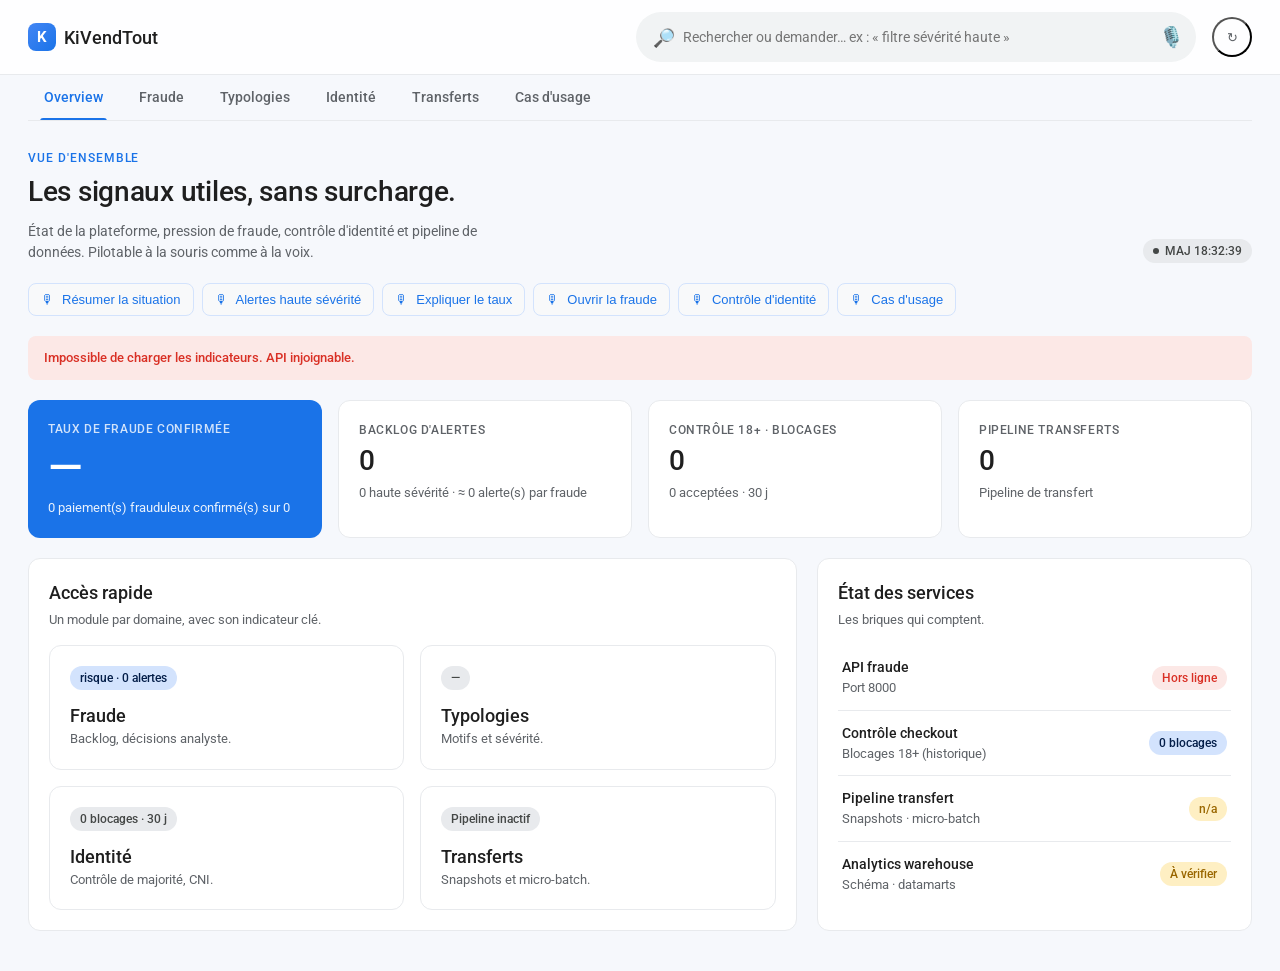
<file: dashboard/index.html>
<!DOCTYPE html>
<html lang="fr">
<head>
  <meta charset="UTF-8">
  <meta name="viewport" content="width=device-width, initial-scale=1.0">
  <title>KiVendTout — Vue d'ensemble</title>
  <link rel="preconnect" href="https://fonts.googleapis.com">
  <link rel="preconnect" href="https://fonts.gstatic.com" crossorigin>
  <link href="https://fonts.googleapis.com/css2?family=Roboto:wght@400;500;700&family=Roboto+Mono&display=swap" rel="stylesheet">
  <link rel="stylesheet" href="theme_v2.css">
</head>
<body>
<!-- Top app bar : marque + barre de commande (voix + texte) + actions -->
<header class="appbar">
  <div class="appbar__brand"><span class="logo">K</span> KiVendTout</div>
  <div class="appbar__spacer"></div>
  <div class="cmdbar">
    <span class="ic">🔎</span>
    <input id="cmd" type="text" placeholder="Rechercher ou demander… ex : « filtre sévérité haute »"
           aria-label="Commande" autocomplete="off">
    <button class="mic-btn" data-voice-trigger title="Parler (ou maintenir P)" aria-label="Commande vocale">🎙️</button>
  </div>
  <button class="btn--icon" id="refresh" title="Actualiser" aria-label="Actualiser">↻</button>
</header>

<div class="layout">
  <nav id="nav"></nav>

  <div class="page-head">
    <div>
      <div class="overline">Vue d'ensemble</div>
      <h1>Les signaux utiles, sans surcharge.</h1>
      <p class="sub">État de la plateforme, pression de fraude, contrôle d'identité et pipeline de
        données. Pilotable à la souris comme à la voix.</p>
    </div>
    <div class="head-actions">
      <span class="badge" id="freshness"><span class="badge__dot"></span>—</span>
    </div>
  </div>

  <!-- Suggestions : cliquables (souris) = équivalent des commandes vocales -->
  <div class="chip-row" aria-label="Suggestions de commandes">
    <button class="chip chip--suggest" data-cmd="résume cette page">Résumer la situation</button>
    <button class="chip chip--suggest" data-cmd="combien d'alertes de sévérité haute">Alertes haute sévérité</button>
    <button class="chip chip--suggest" data-cmd="explique-moi le taux de fraude">Expliquer le taux</button>
    <button class="chip chip--suggest" data-cmd="ouvre la vue fraude">Ouvrir la fraude</button>
    <button class="chip chip--suggest" data-cmd="ouvre l'identité">Contrôle d'identité</button>
    <button class="chip chip--suggest" data-cmd="montre les cas d'usage">Cas d'usage</button>
  </div>

  <div class="error-banner" id="err">Impossible de charger les indicateurs. API injoignable.</div>

  <section class="kpi-grid">
    <article class="kpi kpi--hero">
      <span class="kpi__label">Taux de fraude confirmée</span>
      <span class="kpi__value skeleton" id="k-rate">00,0 %</span>
      <span class="kpi__support skeleton" id="k-rate-sub">contexte</span>
    </article>
    <article class="kpi">
      <span class="kpi__label">Backlog d'alertes</span>
      <span class="kpi__value skeleton" id="k-alerts">0000</span>
      <span class="kpi__support skeleton" id="k-alerts-sub">contexte</span>
    </article>
    <article class="kpi">
      <span class="kpi__label">Contrôle 18+ · blocages</span>
      <span class="kpi__value skeleton" id="k-underage">000</span>
      <span class="kpi__support skeleton" id="k-underage-sub">contexte</span>
    </article>
    <article class="kpi">
      <span class="kpi__label">Pipeline transferts</span>
      <span class="kpi__value skeleton" id="k-transfer">000</span>
      <span class="kpi__support skeleton" id="k-transfer-sub">contexte</span>
    </article>
  </section>

  <div class="split">
    <section class="card">
      <div class="card__head"><div><h2>Accès rapide</h2>
        <p>Un module par domaine, avec son indicateur clé.</p></div></div>
      <div class="grid-3">
        <a class="card card--clickable" href="fraud_dashboard.html">
          <span class="badge badge--info" id="m-fraud">—</span>
          <div style="margin-top:12px;font-size:var(--t-title);font-weight:500">Fraude</div>
          <div class="muted" style="font-size:var(--t-body-sm)">Backlog, décisions analyste.</div></a>
        <a class="card card--clickable" href="fraud_types_dashboard.html">
          <span class="badge" id="m-types">—</span>
          <div style="margin-top:12px;font-size:var(--t-title);font-weight:500">Typologies</div>
          <div class="muted" style="font-size:var(--t-body-sm)">Motifs et sévérité.</div></a>
        <a class="card card--clickable" href="id_cards_dashboard.html">
          <span class="badge" id="m-identity">—</span>
          <div style="margin-top:12px;font-size:var(--t-title);font-weight:500">Identité</div>
          <div class="muted" style="font-size:var(--t-body-sm)">Contrôle de majorité, CNI.</div></a>
        <a class="card card--clickable" href="transfer_kpi_dashboard.html">
          <span class="badge" id="m-transfer">—</span>
          <div style="margin-top:12px;font-size:var(--t-title);font-weight:500">Transferts</div>
          <div class="muted" style="font-size:var(--t-body-sm)">Snapshots et micro-batch.</div></a>
      </div>
    </section>

    <aside class="card">
      <div class="card__head"><div><h2>État des services</h2><p>Les briques qui comptent.</p></div></div>
      <div class="rows">
        <div class="row"><div><div class="row__title">API fraude</div>
          <div class="row__meta">Port 8000</div></div><span class="badge" id="s-api">—</span></div>
        <div class="row"><div><div class="row__title">Contrôle checkout</div>
          <div class="row__meta">Blocages 18+ (historique)</div></div><span class="badge" id="s-checkout">—</span></div>
        <div class="row"><div><div class="row__title">Pipeline transfert</div>
          <div class="row__meta">Snapshots · micro-batch</div></div><span class="badge" id="s-transfer">—</span></div>
        <div class="row"><div><div class="row__title">Analytics warehouse</div>
          <div class="row__meta">Schéma · datamarts</div></div><span class="badge" id="s-analytics">—</span></div>
      </div>
    </aside>
  </div>
</div>

<script src="dashboard_common.js"></script>
<script>
  KV.renderNav("nav");
  const $ = (id) => document.getElementById(id);
  function setKpi(id, v) { const e = $(id); if (e) { e.textContent = v; e.classList.remove("skeleton"); } }
  function setBadge(id, label, variant) {
    const e = $(id); if (!e) return;
    e.className = "badge" + (variant ? " badge--" + variant : "");
    e.innerHTML = (variant === "success" ? '<span class="badge__dot"></span>' : "") + KV.escapeHtml(label);
  }

  async function load() {
    $("err").classList.remove("show");
    const [health, stats, checkout, readable, analytics] = await Promise.allSettled([
      KV.getJSON("/health"), KV.getJSON("/api/stats"),
      KV.getJSON("/api/checkout/stats?window_hours=720"),
      KV.getJSON("/api/kpis/readable?limit=100&micro_batch_window_hours=24"),
      KV.getJSON("/api/analytics/status"),
    ]).then((r) => r.map((x) => (x.status === "fulfilled" ? x.value : {})));

    if (!stats.total_alerts && !health.status) $("err").classList.add("show");

    const fraudRate = readable?.fraud?.kpis?.fraud_rate_percent;
    const confirmed = stats.fraudulent_payments ?? 0, totalPay = stats.total_payments ?? 0;
    setKpi("k-rate", fraudRate != null ? KV.fmtPercent(fraudRate) : "—");
    setKpi("k-rate-sub", `${KV.fmtNumber(confirmed)} paiement(s) frauduleux confirmé(s) sur ${KV.fmtNumber(totalPay)}`);

    const alerts = stats.total_alerts ?? 0;
    const ratio = confirmed > 0 ? Math.round(alerts / confirmed) : alerts;
    setKpi("k-alerts", KV.fmtNumber(alerts));
    setKpi("k-alerts-sub", `${KV.fmtNumber(stats.alerts_by_severity?.HIGH ?? 0)} haute sévérité · ≈ ${KV.fmtNumber(ratio)} alerte(s) par fraude`);

    setKpi("k-underage", KV.fmtNumber(checkout.blocked_underage_orders ?? 0));
    setKpi("k-underage-sub", `${KV.fmtNumber(checkout.accepted_orders ?? 0)} acceptées · 30 j`);

    const tev = readable?.transfer?.kpis?.micro_batch_total_events_window ?? 0;
    setKpi("k-transfer", KV.fmtNumber(tev));
    setKpi("k-transfer-sub", readable?.transfer?.headline || "Pipeline de transfert");

    setBadge("s-api", health.status === "healthy" ? "En ligne" : "Hors ligne", health.status === "healthy" ? "success" : "danger");
    setBadge("s-checkout", `${KV.fmtNumber(checkout.blocked_underage_orders ?? 0)} blocages`, "info");
    const tStatus = readable?.transfer?.micro_batch_status;
    setBadge("s-transfer", tStatus === "present" ? "Présent" : (tStatus || "n/a"), tStatus === "present" ? "success" : "warning");
    const aReport = analytics?.latest_report?.status || (analytics?.live?.schema_exists ? "PASS" : null);
    setBadge("s-analytics", aReport === "PASS" ? "Opérationnel" : "À vérifier", aReport === "PASS" ? "success" : "warning");

    setBadge("m-fraud", `${readable?.fraud?.risk_level || "risque"} · ${KV.fmtNumber(alerts)} alertes`, "info");
    setBadge("m-types", readable?.fraud?.kpis?.top_reason || "—");
    setBadge("m-identity", `${KV.fmtNumber(checkout.blocked_underage_orders ?? 0)} blocages · 30 j`);
    setBadge("m-transfer", tStatus === "present" ? "Pipeline actif" : "Pipeline inactif");

    $("freshness").innerHTML = '<span class="badge__dot"></span>MAJ ' + new Date().toLocaleTimeString("fr-FR");
  }

  // Barre de commande : taper Entrée = exécuter (équivalent texte de la voix)
  $("cmd").addEventListener("keydown", (e) => {
    if (e.key === "Enter" && e.target.value.trim() && window.KVVoice) {
      window.KVVoice.runText(e.target.value.trim()); e.target.value = "";
    }
  });
  $("refresh").addEventListener("click", load);
  KV.createPoller(load, 15000).start();
</script>
<script src="voice_control.js"></script>
</body>
</html>
</file>
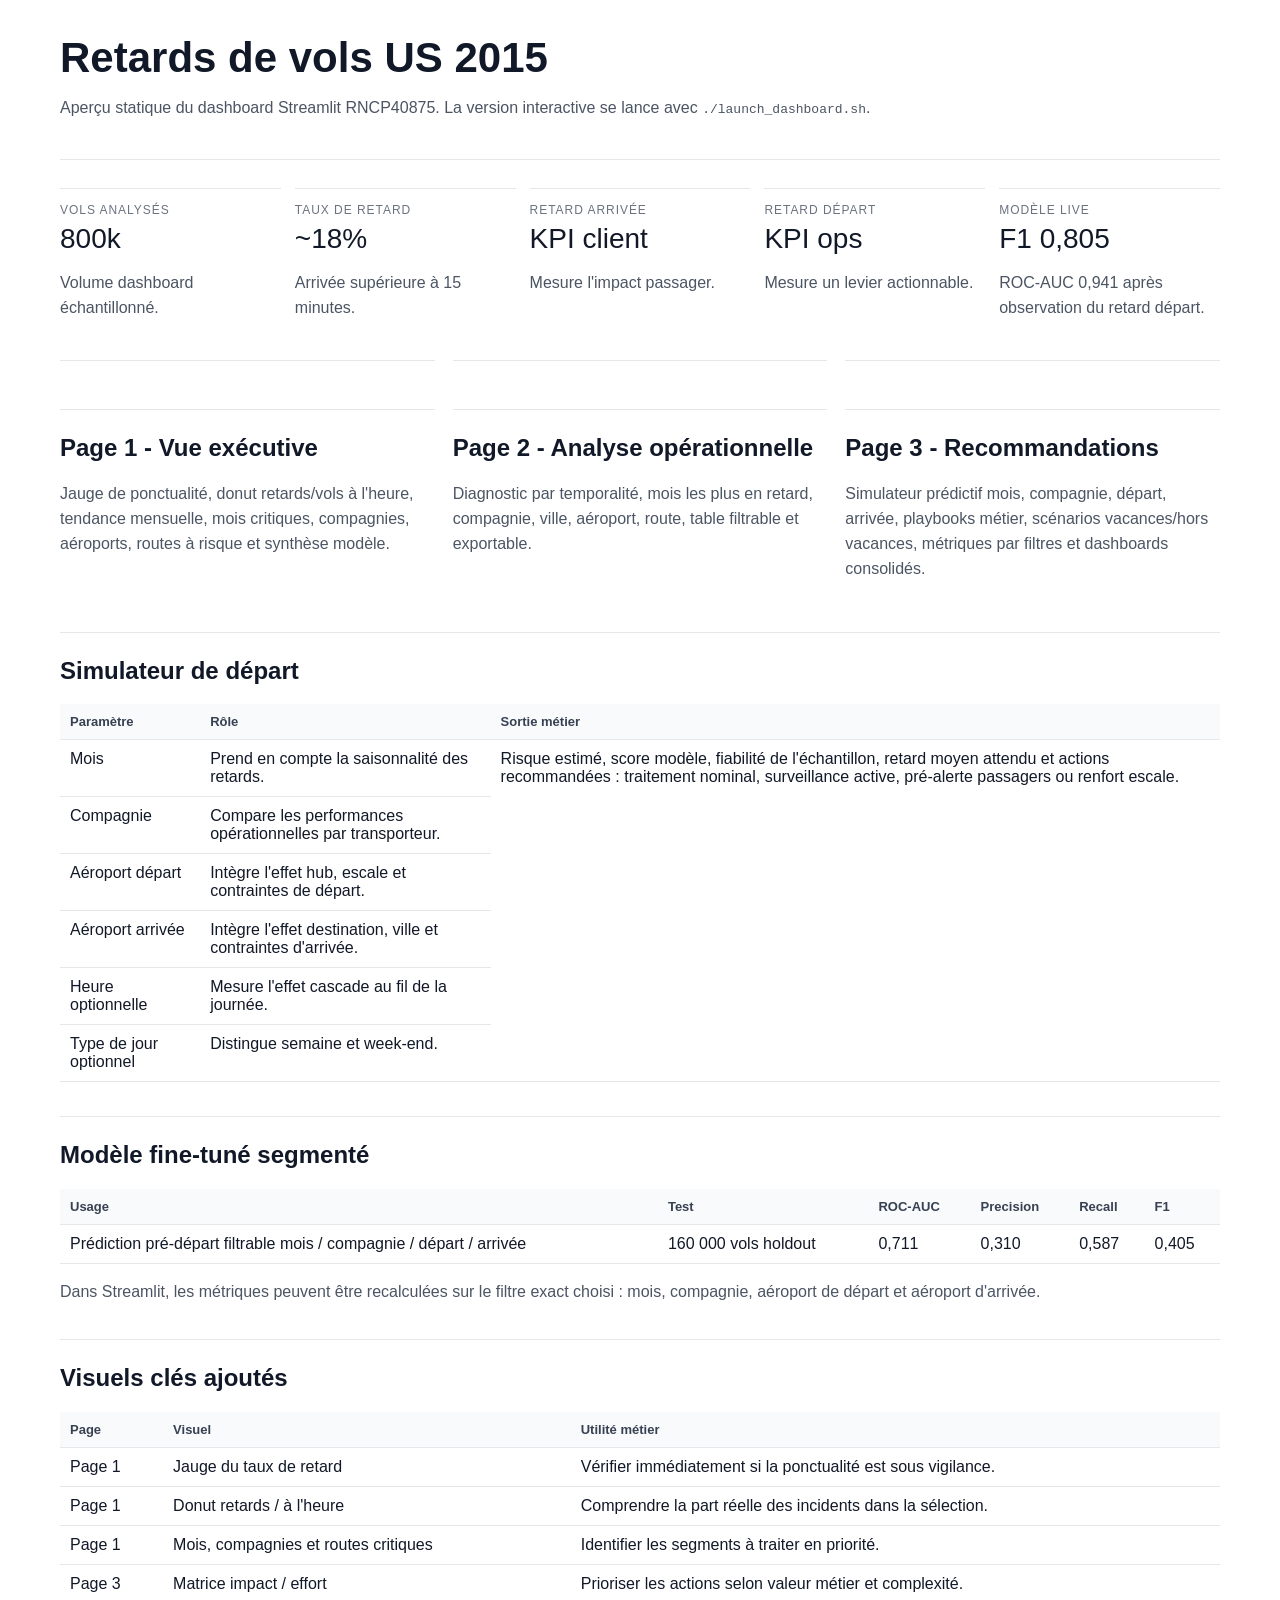
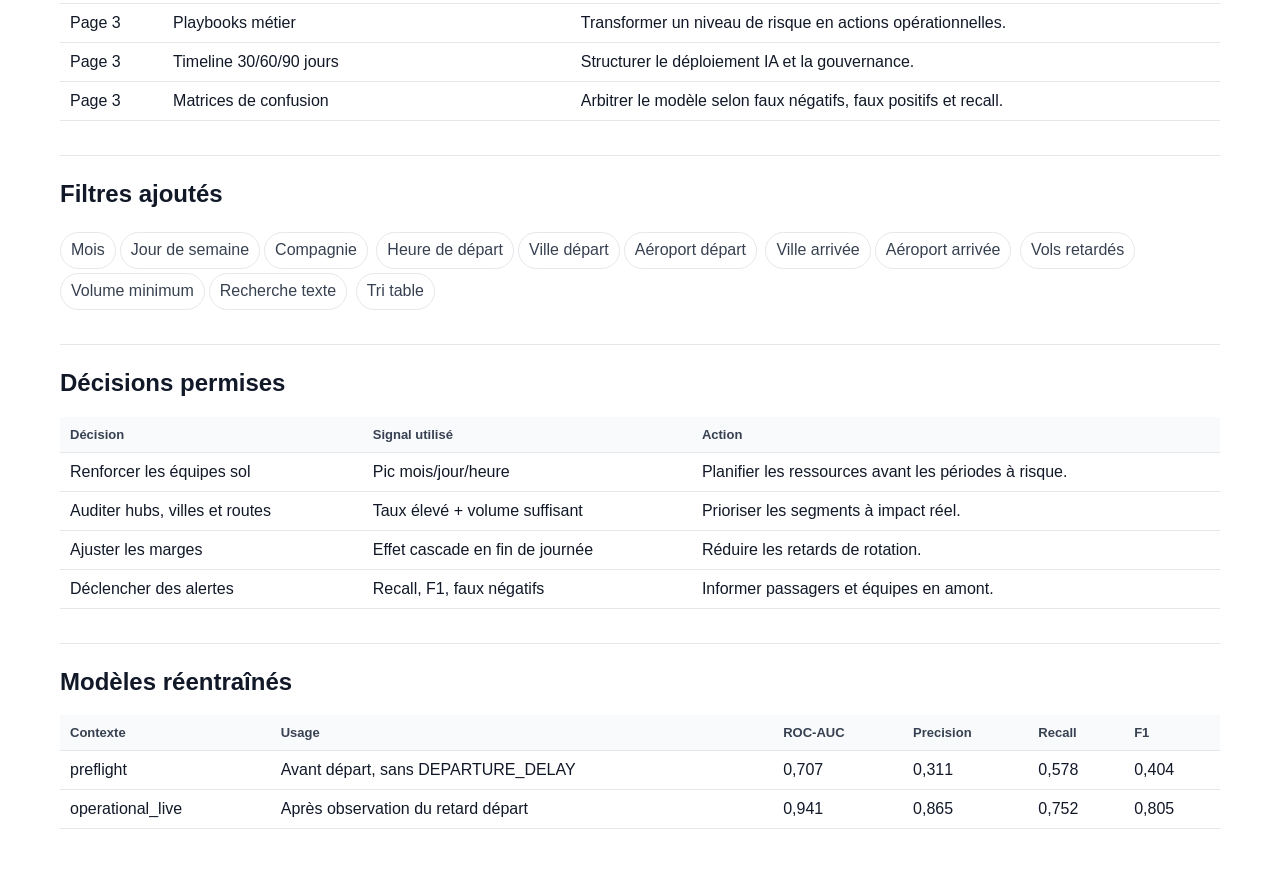
<file: dashboard_preview.html>
<!doctype html>
<html lang="fr">
<head>
  <meta charset="utf-8">
  <meta name="viewport" content="width=device-width, initial-scale=1">
  <title>Dashboard RNCP40875 - Aperçu</title>
  <style>
    body{font-family:-apple-system,BlinkMacSystemFont,"Segoe UI",sans-serif;margin:0;color:#111827;background:#fff}
    main{max-width:1160px;margin:0 auto;padding:36px 24px 64px}
    header{border-bottom:1px solid #e5e7eb;padding-bottom:22px;margin-bottom:28px}
    h1{font-size:42px;line-height:1.05;margin:0 0 8px}
    h2{margin-top:34px;border-top:1px solid #e5e7eb;padding-top:24px}
    p{color:#4b5563;line-height:1.55}
    .grid{display:grid;grid-template-columns:repeat(3,1fr);gap:18px}
    .kpis{display:grid;grid-template-columns:repeat(5,1fr);gap:14px;margin:24px 0}
    .panel,.kpi{border-top:1px solid #e5e7eb;padding-top:14px}
    .label{font-size:12px;text-transform:uppercase;letter-spacing:.08em;color:#6b7280}
    .value{font-size:28px;font-weight:520;margin-top:6px}
    table{width:100%;border-collapse:collapse;margin-top:14px}
    th,td{border-bottom:1px solid #e5e7eb;text-align:left;padding:10px;vertical-align:top}
    th{font-size:13px;color:#374151;background:#f8fafc}
    .tag{display:inline-block;border:1px solid #e5e7eb;border-radius:999px;padding:5px 10px;margin:4px 4px 0 0;color:#374151}
    @media(max-width:900px){.grid,.kpis{grid-template-columns:1fr}}
  </style>
</head>
<body>
<main>
  <header>
    <h1>Retards de vols US 2015</h1>
    <p>Aperçu statique du dashboard Streamlit RNCP40875. La version interactive se lance avec <code>./launch_dashboard.sh</code>.</p>
  </header>

  <section class="kpis">
    <div class="kpi"><div class="label">Vols analysés</div><div class="value">800k</div><p>Volume dashboard échantillonné.</p></div>
    <div class="kpi"><div class="label">Taux de retard</div><div class="value">~18%</div><p>Arrivée supérieure à 15 minutes.</p></div>
    <div class="kpi"><div class="label">Retard arrivée</div><div class="value">KPI client</div><p>Mesure l'impact passager.</p></div>
    <div class="kpi"><div class="label">Retard départ</div><div class="value">KPI ops</div><p>Mesure un levier actionnable.</p></div>
    <div class="kpi"><div class="label">Modèle live</div><div class="value">F1 0,805</div><p>ROC-AUC 0,941 après observation du retard départ.</p></div>
  </section>

  <section class="grid">
    <div class="panel">
      <h2>Page 1 - Vue exécutive</h2>
      <p>Jauge de ponctualité, donut retards/vols à l'heure, tendance mensuelle, mois critiques, compagnies, aéroports, routes à risque et synthèse modèle.</p>
    </div>
    <div class="panel">
      <h2>Page 2 - Analyse opérationnelle</h2>
      <p>Diagnostic par temporalité, mois les plus en retard, compagnie, ville, aéroport, route, table filtrable et exportable.</p>
    </div>
    <div class="panel">
      <h2>Page 3 - Recommandations</h2>
      <p>Simulateur prédictif mois, compagnie, départ, arrivée, playbooks métier, scénarios vacances/hors vacances, métriques par filtres et dashboards consolidés.</p>
    </div>
  </section>

  <h2>Simulateur de départ</h2>
  <table>
    <thead><tr><th>Paramètre</th><th>Rôle</th><th>Sortie métier</th></tr></thead>
    <tbody>
      <tr><td>Mois</td><td>Prend en compte la saisonnalité des retards.</td><td rowspan="6">Risque estimé, score modèle, fiabilité de l'échantillon, retard moyen attendu et actions recommandées : traitement nominal, surveillance active, pré-alerte passagers ou renfort escale.</td></tr>
      <tr><td>Compagnie</td><td>Compare les performances opérationnelles par transporteur.</td></tr>
      <tr><td>Aéroport départ</td><td>Intègre l'effet hub, escale et contraintes de départ.</td></tr>
      <tr><td>Aéroport arrivée</td><td>Intègre l'effet destination, ville et contraintes d'arrivée.</td></tr>
      <tr><td>Heure optionnelle</td><td>Mesure l'effet cascade au fil de la journée.</td></tr>
      <tr><td>Type de jour optionnel</td><td>Distingue semaine et week-end.</td></tr>
    </tbody>
  </table>

  <h2>Modèle fine-tuné segmenté</h2>
  <table>
    <thead><tr><th>Usage</th><th>Test</th><th>ROC-AUC</th><th>Precision</th><th>Recall</th><th>F1</th></tr></thead>
    <tbody>
      <tr><td>Prédiction pré-départ filtrable mois / compagnie / départ / arrivée</td><td>160 000 vols holdout</td><td>0,711</td><td>0,310</td><td>0,587</td><td>0,405</td></tr>
    </tbody>
  </table>
  <p>Dans Streamlit, les métriques peuvent être recalculées sur le filtre exact choisi : mois, compagnie, aéroport de départ et aéroport d'arrivée.</p>

  <h2>Visuels clés ajoutés</h2>
  <table>
    <thead><tr><th>Page</th><th>Visuel</th><th>Utilité métier</th></tr></thead>
    <tbody>
      <tr><td>Page 1</td><td>Jauge du taux de retard</td><td>Vérifier immédiatement si la ponctualité est sous vigilance.</td></tr>
      <tr><td>Page 1</td><td>Donut retards / à l'heure</td><td>Comprendre la part réelle des incidents dans la sélection.</td></tr>
      <tr><td>Page 1</td><td>Mois, compagnies et routes critiques</td><td>Identifier les segments à traiter en priorité.</td></tr>
      <tr><td>Page 3</td><td>Matrice impact / effort</td><td>Prioriser les actions selon valeur métier et complexité.</td></tr>
      <tr><td>Page 3</td><td>Playbooks métier</td><td>Transformer un niveau de risque en actions opérationnelles.</td></tr>
      <tr><td>Page 3</td><td>Timeline 30/60/90 jours</td><td>Structurer le déploiement IA et la gouvernance.</td></tr>
      <tr><td>Page 3</td><td>Matrices de confusion</td><td>Arbitrer le modèle selon faux négatifs, faux positifs et recall.</td></tr>
    </tbody>
  </table>

  <h2>Filtres ajoutés</h2>
  <p>
    <span class="tag">Mois</span><span class="tag">Jour de semaine</span><span class="tag">Compagnie</span>
    <span class="tag">Heure de départ</span><span class="tag">Ville départ</span><span class="tag">Aéroport départ</span>
    <span class="tag">Ville arrivée</span><span class="tag">Aéroport arrivée</span>
    <span class="tag">Vols retardés</span><span class="tag">Volume minimum</span><span class="tag">Recherche texte</span>
    <span class="tag">Tri table</span>
  </p>

  <h2>Décisions permises</h2>
  <table>
    <thead><tr><th>Décision</th><th>Signal utilisé</th><th>Action</th></tr></thead>
    <tbody>
      <tr><td>Renforcer les équipes sol</td><td>Pic mois/jour/heure</td><td>Planifier les ressources avant les périodes à risque.</td></tr>
      <tr><td>Auditer hubs, villes et routes</td><td>Taux élevé + volume suffisant</td><td>Prioriser les segments à impact réel.</td></tr>
      <tr><td>Ajuster les marges</td><td>Effet cascade en fin de journée</td><td>Réduire les retards de rotation.</td></tr>
      <tr><td>Déclencher des alertes</td><td>Recall, F1, faux négatifs</td><td>Informer passagers et équipes en amont.</td></tr>
    </tbody>
  </table>

  <h2>Modèles réentraînés</h2>
  <table>
    <thead><tr><th>Contexte</th><th>Usage</th><th>ROC-AUC</th><th>Precision</th><th>Recall</th><th>F1</th></tr></thead>
    <tbody>
      <tr><td>preflight</td><td>Avant départ, sans DEPARTURE_DELAY</td><td>0,707</td><td>0,311</td><td>0,578</td><td>0,404</td></tr>
      <tr><td>operational_live</td><td>Après observation du retard départ</td><td>0,941</td><td>0,865</td><td>0,752</td><td>0,805</td></tr>
    </tbody>
  </table>
</main>
</body>
</html>
</file>
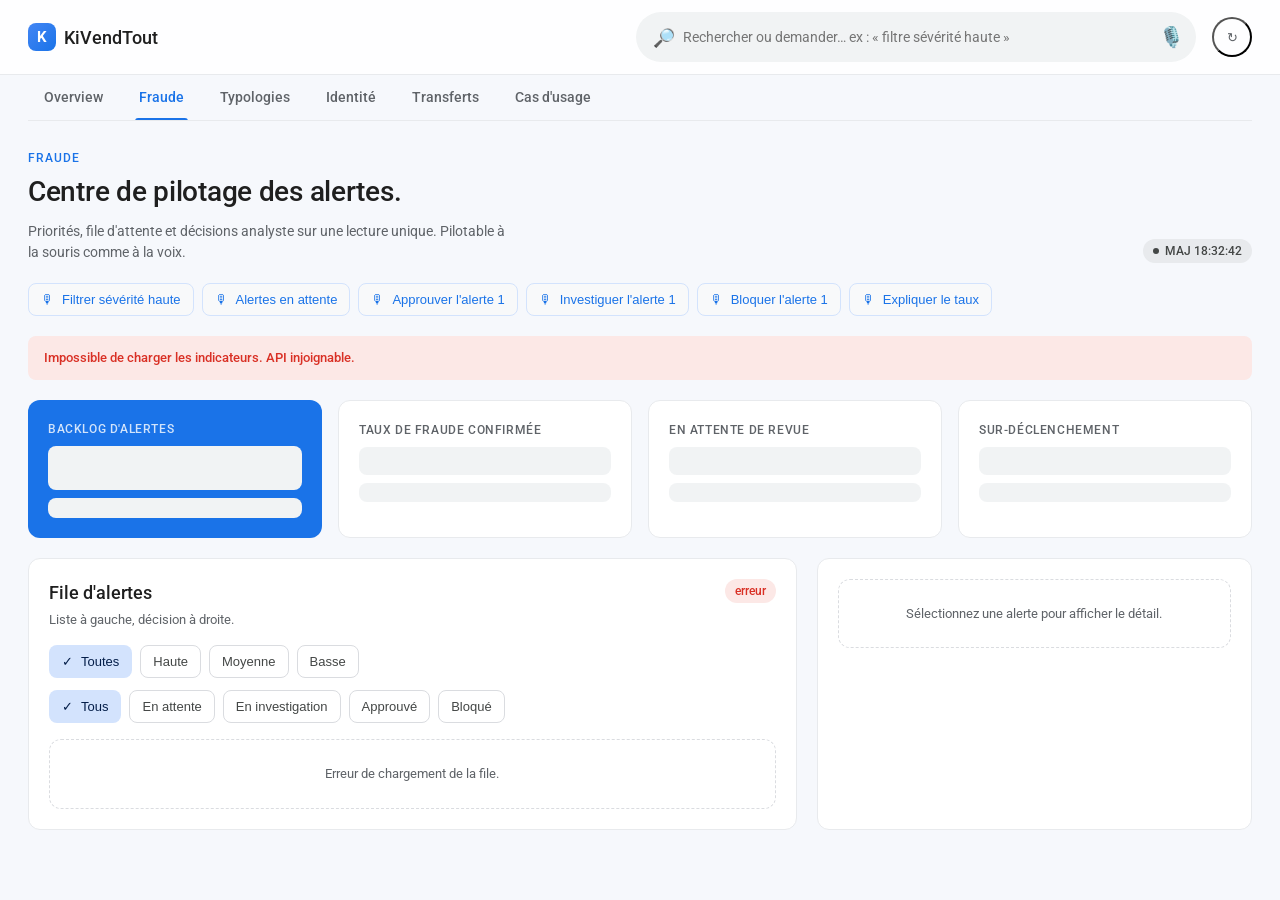
<file: dashboard/fraud_dashboard.html>
<!DOCTYPE html>
<html lang="fr">
<head>
  <meta charset="UTF-8">
  <meta name="viewport" content="width=device-width, initial-scale=1.0">
  <title>KiVendTout — Fraude</title>
  <link rel="preconnect" href="https://fonts.googleapis.com">
  <link rel="preconnect" href="https://fonts.gstatic.com" crossorigin>
  <link href="https://fonts.googleapis.com/css2?family=Roboto:wght@400;500;700&family=Roboto+Mono&display=swap" rel="stylesheet">
  <link rel="stylesheet" href="theme_v2.css">
  <style>
    /* Repère court partagé œil + voix : « dites le numéro 3 » */
    .kv-num { flex:none; font-weight:700; font-size:13px; color:var(--blue, #1a73e8);
      background:var(--blue-50, #e8f0fe); border-radius:8px; padding:3px 8px; line-height:1.2;
      min-width:34px; text-align:center; }
  </style>
</head>
<body>
<!-- Top app bar : marque + barre de commande (voix + texte) + actions -->
<header class="appbar">
  <div class="appbar__brand"><span class="logo">K</span> KiVendTout</div>
  <div class="appbar__spacer"></div>
  <div class="cmdbar">
    <span class="ic">🔎</span>
    <input id="cmd" type="text" placeholder="Rechercher ou demander… ex : « filtre sévérité haute »"
           aria-label="Commande" autocomplete="off">
    <button class="mic-btn" data-voice-trigger title="Parler (ou maintenir P)" aria-label="Commande vocale">🎙️</button>
  </div>
  <button class="btn--icon" id="refresh" title="Actualiser" aria-label="Actualiser">↻</button>
</header>

<div class="layout">
  <nav id="nav"></nav>

  <div class="page-head">
    <div>
      <div class="overline">Fraude</div>
      <h1>Centre de pilotage des alertes.</h1>
      <p class="sub">Priorités, file d'attente et décisions analyste sur une lecture unique.
        Pilotable à la souris comme à la voix.</p>
    </div>
    <div class="head-actions">
      <span class="badge" id="freshness"><span class="badge__dot"></span>—</span>
    </div>
  </div>

  <!-- Suggestions : cliquables (souris) = équivalent des commandes vocales -->
  <div class="chip-row" aria-label="Suggestions de commandes">
    <button class="chip chip--suggest" data-cmd="filtre les fraudes en sévérité haute">Filtrer sévérité haute</button>
    <button class="chip chip--suggest" data-cmd="montre les alertes en attente">Alertes en attente</button>
    <button class="chip chip--suggest" data-cmd="approuve l'alerte numéro 1">Approuver l'alerte 1</button>
    <button class="chip chip--suggest" data-cmd="investigue l'alerte numéro 1">Investiguer l'alerte 1</button>
    <button class="chip chip--suggest" data-cmd="bloque l'alerte numéro 1">Bloquer l'alerte 1</button>
    <button class="chip chip--suggest" data-cmd="explique-moi le taux de fraude">Expliquer le taux</button>
  </div>

  <div class="error-banner" id="err">Impossible de charger les indicateurs. API injoignable.</div>

  <!-- KPIs : 4 max, 1 héros (backlog d'alertes) -->
  <section class="kpi-grid">
    <article class="kpi kpi--hero">
      <span class="kpi__label">Backlog d'alertes</span>
      <span class="kpi__value skeleton" id="k-backlog">0000</span>
      <span class="kpi__support skeleton" id="k-backlog-sub">contexte</span>
    </article>
    <article class="kpi">
      <span class="kpi__label">Taux de fraude confirmée</span>
      <span class="kpi__value skeleton" id="k-rate">00,0 %</span>
      <span class="kpi__support skeleton" id="k-rate-sub">contexte</span>
    </article>
    <article class="kpi">
      <span class="kpi__label">En attente de revue</span>
      <span class="kpi__value skeleton" id="k-pending">000</span>
      <span class="kpi__support skeleton" id="k-pending-sub">contexte</span>
    </article>
    <article class="kpi">
      <span class="kpi__label">Sur-déclenchement</span>
      <span class="kpi__value skeleton" id="k-ratio">0</span>
      <span class="kpi__support skeleton" id="k-ratio-sub">contexte</span>
    </article>
  </section>

  <!-- File d'alertes + détail -->
  <div class="split">
    <section class="card">
      <div class="card__head">
        <div>
          <h2>File d'alertes</h2>
          <p id="queue-copy">Liste à gauche, décision à droite.</p>
        </div>
        <span class="badge" id="queue-pill">—</span>
      </div>

      <!-- Filtres en chips Material : un seul actif par groupe -->
      <div class="chip-row" id="filter-severity" data-field="severity" aria-label="Filtre sévérité" style="margin-bottom:var(--space-3)">
        <button class="chip selected" data-code="" aria-pressed="true">Toutes</button>
        <button class="chip" data-code="HIGH" aria-pressed="false">Haute</button>
        <button class="chip" data-code="MEDIUM" aria-pressed="false">Moyenne</button>
        <button class="chip" data-code="LOW" aria-pressed="false">Basse</button>
      </div>
      <div class="chip-row" id="filter-status" data-field="status" aria-label="Filtre statut" style="margin-bottom:var(--space-4)">
        <button class="chip selected" data-code="" aria-pressed="true">Tous</button>
        <button class="chip" data-code="PENDING_REVIEW" aria-pressed="false">En attente</button>
        <button class="chip" data-code="INVESTIGATING" aria-pressed="false">En investigation</button>
        <button class="chip" data-code="APPROVED" aria-pressed="false">Approuvé</button>
        <button class="chip" data-code="BLOCKED" aria-pressed="false">Bloqué</button>
      </div>

      <div class="rows" id="alerts-list">
        <div class="skeleton" style="height:64px;border-radius:var(--radius-xs);margin-bottom:8px"></div>
        <div class="skeleton" style="height:64px;border-radius:var(--radius-xs);margin-bottom:8px"></div>
        <div class="skeleton" style="height:64px;border-radius:var(--radius-xs)"></div>
      </div>
    </section>

    <aside class="card" id="alert-detail">
      <div class="empty-state">Sélectionnez une alerte pour afficher le détail.</div>
    </aside>
  </div>
</div>

<script src="dashboard_common.js"></script>
<script>
  KV.renderNav("nav");
  const $ = (id) => document.getElementById(id);

  // — État de page —
  let currentAlerts = [];
  let selectedAlertId = null;
  let operatorIdentity = "ops@kivendtout.fr";
  const filters = { severity: "", status: "" };

  // — Libellés FR —
  const STATUS_LABELS = {
    PENDING_REVIEW: "En attente", INVESTIGATING: "En investigation",
    APPROVED: "Approuvé", BLOCKED: "Bloqué",
  };
  const DECISION_LABELS = { APPROVE: "Approuver", BLOCK: "Bloquer", INVESTIGATE: "Investiguer" };
  const SEVERITY_LABELS = { HIGH: "Haute", MEDIUM: "Moyenne", LOW: "Basse" };
  const REASON_LABELS = {
    FIRST_PAYMENT: "Premier paiement", NEW_CUSTOMER: "Nouveau client",
    UNUSUAL_HOUR: "Horaire suspect", MOBILE_DEVICE: "Appareil mobile",
    DIRECT_TRAFFIC: "Trafic direct", PAYMENT_FAILED: "Paiement échoué",
    VELOCITY_HIGH: "Vélocité élevée", NEW_DEVICE: "Nouvel appareil",
    UNUSUAL_AMOUNT: "Montant inhabituel", FAST_CHECKOUT: "Validation rapide",
    GEO_MISMATCH: "Incohérence géographique", AGE_RESTRICTED_ATTEMPT: "Tentative produit 18+ mineur",
    IDENTITY_CHECK_REQUIRED: "Contrôle identité requis", ADULT_CATALOG: "Produit sensible",
    YOUNG_ADULT: "Jeune adulte", ALT_PAYMENT_METHOD: "Moyen de paiement alternatif",
    MANUAL_SETTLEMENT: "Règlement manuel", PAYMENT_RISK_REVIEW: "Revue risque paiement",
  };
  const statusLabel = (s) => STATUS_LABELS[s] || s || "—";
  const severityLabel = (s) => SEVERITY_LABELS[s] || s || "—";
  const reasonLabel = (r) => REASON_LABELS[r] || r || "—";
  const severityVariant = (s) => (s === "HIGH" ? "danger" : s === "MEDIUM" ? "warning" : "info");
  const statusVariant = (s) =>
    s === "APPROVED" ? "success" : s === "BLOCKED" ? "danger" : s === "INVESTIGATING" ? "warning" : "info";

  function setKpi(id, v) { const e = $(id); if (e) { e.textContent = v; e.classList.remove("skeleton"); } }

  // ======================== KPIs ========================
  async function loadKpis() {
    const [statsR, readableR] = await Promise.allSettled([
      KV.getJSON("/api/stats"),
      KV.getJSON("/api/kpis/readable?limit=200&micro_batch_window_hours=24"),
    ]);
    const stats = statsR.status === "fulfilled" ? statsR.value : null;
    const readable = readableR.status === "fulfilled" ? readableR.value : null;

    if (!stats && !readable) { $("err").classList.add("show"); return; }

    const fraud = readable?.fraud || {};
    const fraudKpis = fraud.kpis || {};
    const alerts = stats?.total_alerts ?? 0;
    const confirmed = stats?.fraudulent_payments ?? 0;
    const totalPay = stats?.total_payments ?? 0;
    const pending = stats?.alerts_by_status?.PENDING_REVIEW ?? 0;
    const high = stats?.alerts_by_severity?.HIGH ?? 0;
    const fraudRate = fraudKpis.fraud_rate_percent ?? stats?.fraud_rate;

    // Héros : backlog d'alertes
    setKpi("k-backlog", KV.fmtNumber(alerts));
    setKpi("k-backlog-sub", `${KV.fmtNumber(high)} en sévérité haute · ${fraud.risk_level || "niveau de risque"}`);

    // Taux de fraude confirmée
    setKpi("k-rate", fraudRate != null ? KV.fmtPercent(fraudRate) : "—");
    setKpi("k-rate-sub", `${KV.fmtNumber(confirmed)} fraude(s) confirmée(s) sur ${KV.fmtNumber(totalPay)} paiement(s)`);

    // En attente de revue
    setKpi("k-pending", KV.fmtNumber(pending));
    setKpi("k-pending-sub", `Motif dominant : ${reasonLabel(fraudKpis.top_reason)}`);

    // Ratio alertes / fraude confirmée (sur-déclenchement)
    const ratio = confirmed > 0 ? Math.round(alerts / confirmed) : alerts;
    setKpi("k-ratio", confirmed > 0 ? `≈ ${KV.fmtNumber(ratio)}` : "—");
    setKpi("k-ratio-sub", confirmed > 0
      ? `${KV.fmtNumber(ratio)} alerte(s) par fraude confirmée`
      : "Aucune fraude confirmée pour comparer");
  }

  // ======================== File d'alertes ========================
  async function loadAlerts() {
    const params = new URLSearchParams();
    if (filters.status) params.append("status", filters.status);
    if (filters.severity) params.append("severity", filters.severity);
    params.append("limit", "60");

    const r = await Promise.allSettled([KV.getJSON(`/api/alerts?${params.toString()}`)]);
    if (r[0].status !== "fulfilled") {
      $("err").classList.add("show");
      $("alerts-list").innerHTML = '<div class="empty-state">Erreur de chargement de la file.</div>';
      $("queue-pill").textContent = "erreur";
      $("queue-pill").className = "badge badge--danger";
      return;
    }
    currentAlerts = Array.isArray(r[0].value) ? r[0].value : [];
    if (!currentAlerts.some((a) => a.alert_id === selectedAlertId)) {
      selectedAlertId = currentAlerts[0]?.alert_id || null;
    }
    renderAlertList();
    renderAlertDetail();
  }

  function renderAlertList() {
    const list = $("alerts-list");
    if (!currentAlerts.length) {
      list.innerHTML = '<div class="empty-state">Aucune alerte ne correspond à ce filtre.</div>';
      $("queue-copy").textContent = "Aucune ligne disponible.";
      $("queue-pill").textContent = "vide";
      $("queue-pill").className = "badge";
      $("alert-detail").innerHTML = '<div class="empty-state">Aucune alerte à afficher.</div>';
      return;
    }
    const visible = currentAlerts.slice(0, 18);
    const high = currentAlerts.filter((a) => a.severity === "HIGH").length;
    $("queue-copy").textContent = `${visible.length} / ${currentAlerts.length} ligne(s) affichée(s)`;
    $("queue-pill").textContent = high > 0 ? `${KV.fmtNumber(high)} haute(s)` : "mix stable";
    $("queue-pill").className = "badge " + (high > 0 ? "badge--danger" : "badge--info");

    list.innerHTML = visible.map((a, i) => `
      <div class="row" role="button" tabindex="0" data-alert-id="${KV.escapeHtml(a.alert_id)}"
           style="cursor:pointer;${a.alert_id === selectedAlertId ? "background:var(--surface-2);border-radius:var(--radius-xs);" : ""}">
        <div style="display:flex;align-items:baseline;gap:10px;min-width:0">
          <span class="kv-num" title="Repère vocal : dites « ${i + 1} »">#${i + 1}</span>
          <div style="min-width:0">
            <div class="row__title">Client ${KV.escapeHtml(a.customer_id || "—")} · ${statusLabel(a.status)}</div>
            <div class="row__meta">score ${KV.fmtNumber(a.risk_score)} · ${KV.fmtDate(a.alert_timestamp)} · ${KV.escapeHtml(a.alert_id)}</div>
          </div>
        </div>
        <span class="badge badge--${severityVariant(a.severity)}">${severityLabel(a.severity)}</span>
      </div>
    `).join("");

    list.querySelectorAll("[data-alert-id]").forEach((node) => {
      const select = () => { selectedAlertId = node.dataset.alertId; renderAlertList(); renderAlertDetail(); };
      node.addEventListener("click", select);
      node.addEventListener("keydown", (e) => { if (e.key === "Enter" || e.key === " ") { e.preventDefault(); select(); } });
    });
  }

  function renderAlertDetail() {
    const el = $("alert-detail");
    const a = currentAlerts.find((x) => x.alert_id === selectedAlertId) || currentAlerts[0];
    if (!a) { el.innerHTML = '<div class="empty-state">Aucune alerte sélectionnée.</div>'; return; }
    selectedAlertId = a.alert_id;
    const reasons = Array.isArray(a.fraud_reasons) ? a.fraud_reasons : [];
    const isPending = a.status === "PENDING_REVIEW";
    const pos = currentAlerts.slice(0, 18).findIndex((x) => x.alert_id === a.alert_id) + 1;

    el.innerHTML = `
      <div class="card__head">
        <div>
          <h2>${pos ? `<span class="kv-num">#${pos}</span> ` : ""}Client ${KV.escapeHtml(a.customer_id || "—")}</h2>
          <p>${statusLabel(a.status)} · ${KV.fmtDate(a.alert_timestamp)} · <span class="muted">${KV.escapeHtml(a.alert_id)}</span></p>
        </div>
        <span class="badge badge--${severityVariant(a.severity)}">${severityLabel(a.severity)}</span>
      </div>

      <div class="stack">
        <div class="row" style="border:none;padding:0">
          <span class="row__meta">Score de risque</span>
          <span class="row__title">${KV.fmtNumber(a.risk_score)} / 100</span>
        </div>
        <div class="grid-2">
          <div class="row" style="border:none;padding:0"><span class="row__meta">Client</span><span class="row__title">${KV.escapeHtml(a.customer_id || "—")}</span></div>
          <div class="row" style="border:none;padding:0"><span class="row__meta">Pays</span><span class="row__title">${KV.escapeHtml(a.customer_country || "—")}</span></div>
          <div class="row" style="border:none;padding:0"><span class="row__meta">Appareil</span><span class="row__title">${KV.escapeHtml(a.device || "—")}</span></div>
          <div class="row" style="border:none;padding:0"><span class="row__meta">Nouveau client</span><span class="row__title">${a.is_new_customer ? "Oui" : "Non"}</span></div>
          <div class="row" style="border:none;padding:0"><span class="row__meta">Session</span><span class="row__title">${KV.escapeHtml(a.session_id || "—")}</span></div>
          <div class="row" style="border:none;padding:0"><span class="row__meta">Paiements précédents</span><span class="row__title">${KV.fmtNumber(a.previous_payments || 0)}</span></div>
        </div>

        <div>
          <div class="row__meta" style="margin-bottom:var(--space-2)">Motifs détectés</div>
          <div class="chip-row">
            ${reasons.length
              ? reasons.map((r) => `<span class="chip" style="cursor:default">${KV.escapeHtml(reasonLabel(r))}</span>`).join("")
              : '<span class="chip" style="cursor:default">Aucun motif</span>'}
          </div>
        </div>

        ${isPending ? `
          <div class="toolbar">
            <button class="btn btn--filled" data-decide="APPROVE">Approuver</button>
            <button class="btn btn--danger" data-decide="BLOCK">Bloquer</button>
            <button class="btn btn--tonal" data-decide="INVESTIGATE">Investiguer</button>
          </div>
        ` : `
          <div class="empty-state">Décision appliquée : ${KV.escapeHtml(DECISION_LABELS[a.decision] || statusLabel(a.status))}${a.decided_by ? ` par ${KV.escapeHtml(a.decided_by)}` : ""}${a.decided_at ? ` le ${KV.fmtDate(a.decided_at)}` : ""}.</div>
        `}
      </div>
    `;

    el.querySelectorAll("[data-decide]").forEach((btn) => {
      btn.addEventListener("click", () => decideAlert(a.alert_id, btn.dataset.decide));
    });
  }

  // ======================== Décision analyste (modale, plus de prompt/alert) ========================
  async function decideAlert(alertId, decision) {
    const out = await KV.modal({
      title: `${DECISION_LABELS[decision] || decision} — ${alertId}`,
      message: "Confirmez la décision. La note est facultative.",
      fields: [
        { key: "operator", label: "Opérateur", value: operatorIdentity, placeholder: "ops@kivendtout.fr" },
        { key: "notes", label: "Note (facultative)", type: "textarea", placeholder: "Contexte de la décision…" },
      ],
      confirmLabel: DECISION_LABELS[decision] || "Valider",
      danger: decision === "BLOCK",
    });
    if (!out) return;
    operatorIdentity = (out.operator || "").trim() || "ops@kivendtout.fr";

    try {
      const r = await fetch(`${KV.API_URL}/api/alerts/${encodeURIComponent(alertId)}/decide`, {
        method: "POST",
        headers: { "Content-Type": "application/json" },
        body: JSON.stringify({ decision, decided_by: operatorIdentity, notes: out.notes || "" }),
      });
      if (!r.ok) throw new Error(`HTTP ${r.status}`);
      $("err").classList.remove("show");
      await Promise.allSettled([loadAlerts(), loadKpis()]);
    } catch (e) {
      console.error("Erreur décision:", e);
      await KV.modal({ title: "Décision impossible", message: `La décision n'a pas pu être enregistrée (${e.message || e}).`, confirmLabel: "Fermer", danger: true });
    }
  }

  // ======================== Filtres en chips ========================
  function selectChip(groupId, code) {
    const group = $(groupId);
    if (!group) return false;
    let matched = false;
    group.querySelectorAll(".chip").forEach((chip) => {
      const on = chip.dataset.code === code;
      chip.classList.toggle("selected", on);
      chip.setAttribute("aria-pressed", on ? "true" : "false");
      if (on) matched = true;
    });
    return matched;
  }

  ["filter-severity", "filter-status"].forEach((groupId) => {
    const group = $(groupId);
    const field = group.dataset.field;
    group.querySelectorAll(".chip").forEach((chip) => {
      chip.addEventListener("click", () => {
        filters[field] = chip.dataset.code;
        selectChip(groupId, chip.dataset.code);
        loadAlerts();
      });
    });
  });

  // — Contrat voix : applyVoiceFilter(field, code) —
  window.applyVoiceFilter = function (field, code) {
    const groupId = field === "severity" ? "filter-severity"
      : field === "status" ? "filter-status" : null;
    if (!groupId) return false;
    const cleaned = code == null ? "" : String(code);
    if (!selectChip(groupId, cleaned)) return false;
    filters[field] = cleaned;
    loadAlerts();
    return true;
  };
  // — Repli V1 attendu par voice_control.js si applyVoiceFilter absent —
  window.loadAlerts = loadAlerts;

  // — Contrat voix pour AGIR sur les alertes (avec #N comme repère partagé) —
  window.KVFraud = {
    // Liste adressable : numéro visible -> alerte (mêmes #N que la liste à l'écran).
    listAlerts() {
      return currentAlerts.slice(0, 18).map((a, i) => ({
        n: i + 1, id: a.alert_id, customer: a.customer_id || "—",
        severity: a.severity, severityLabel: severityLabel(a.severity),
        status: a.status, statusLabel: statusLabel(a.status),
        pending: a.status === "PENDING_REVIEW",
      }));
    },
    // Résout une référence parlée : numéro, "selected" (affichée), "first", "last".
    resolveRef(ref) {
      const list = this.listAlerts();
      if (!list.length || ref == null) return null;
      const s = String(ref).toLowerCase().trim();
      if (s === "selected" || s === "current") return list.find((x) => x.id === selectedAlertId) || list[0];
      if (s === "first") return list[0];
      if (s === "last") return list[list.length - 1];
      const n = parseInt(s, 10);
      return Number.isNaN(n) ? null : (list.find((x) => x.n === n) || null);
    },
    // Exécute la décision (après confirmation humaine côté assistant).
    async decide(id, decision) {
      try {
        const r = await fetch(`${KV.API_URL}/api/alerts/${encodeURIComponent(id)}/decide`, {
          method: "POST", headers: { "Content-Type": "application/json" },
          body: JSON.stringify({ decision, decided_by: "assistant-vocal",
            notes: "Décision via assistant vocal (confirmée à voix)" }),
        });
        if (!r.ok) return { ok: false, reason: "HTTP " + r.status };
        selectedAlertId = id;
        await Promise.allSettled([loadAlerts(), loadKpis()]);
        return { ok: true };
      } catch (e) { return { ok: false, reason: e.message || "réseau" }; }
    },
  };

  // ======================== Chargement global ========================
  async function load() {
    $("err").classList.remove("show");
    await Promise.allSettled([loadKpis(), loadAlerts()]);
    $("freshness").innerHTML = '<span class="badge__dot"></span>MAJ ' + new Date().toLocaleTimeString("fr-FR");
  }

  // Barre de commande : Entrée = exécuter (équivalent texte de la voix)
  $("cmd").addEventListener("keydown", (e) => {
    if (e.key === "Enter" && e.target.value.trim() && window.KVVoice) {
      window.KVVoice.runText(e.target.value.trim()); e.target.value = "";
    }
  });
  $("refresh").addEventListener("click", load);
  KV.createPoller(load, 15000).start();
</script>
<!-- Couche IA générative vocale -->
<script src="voice_control.js"></script>
</body>
</html>
</file>
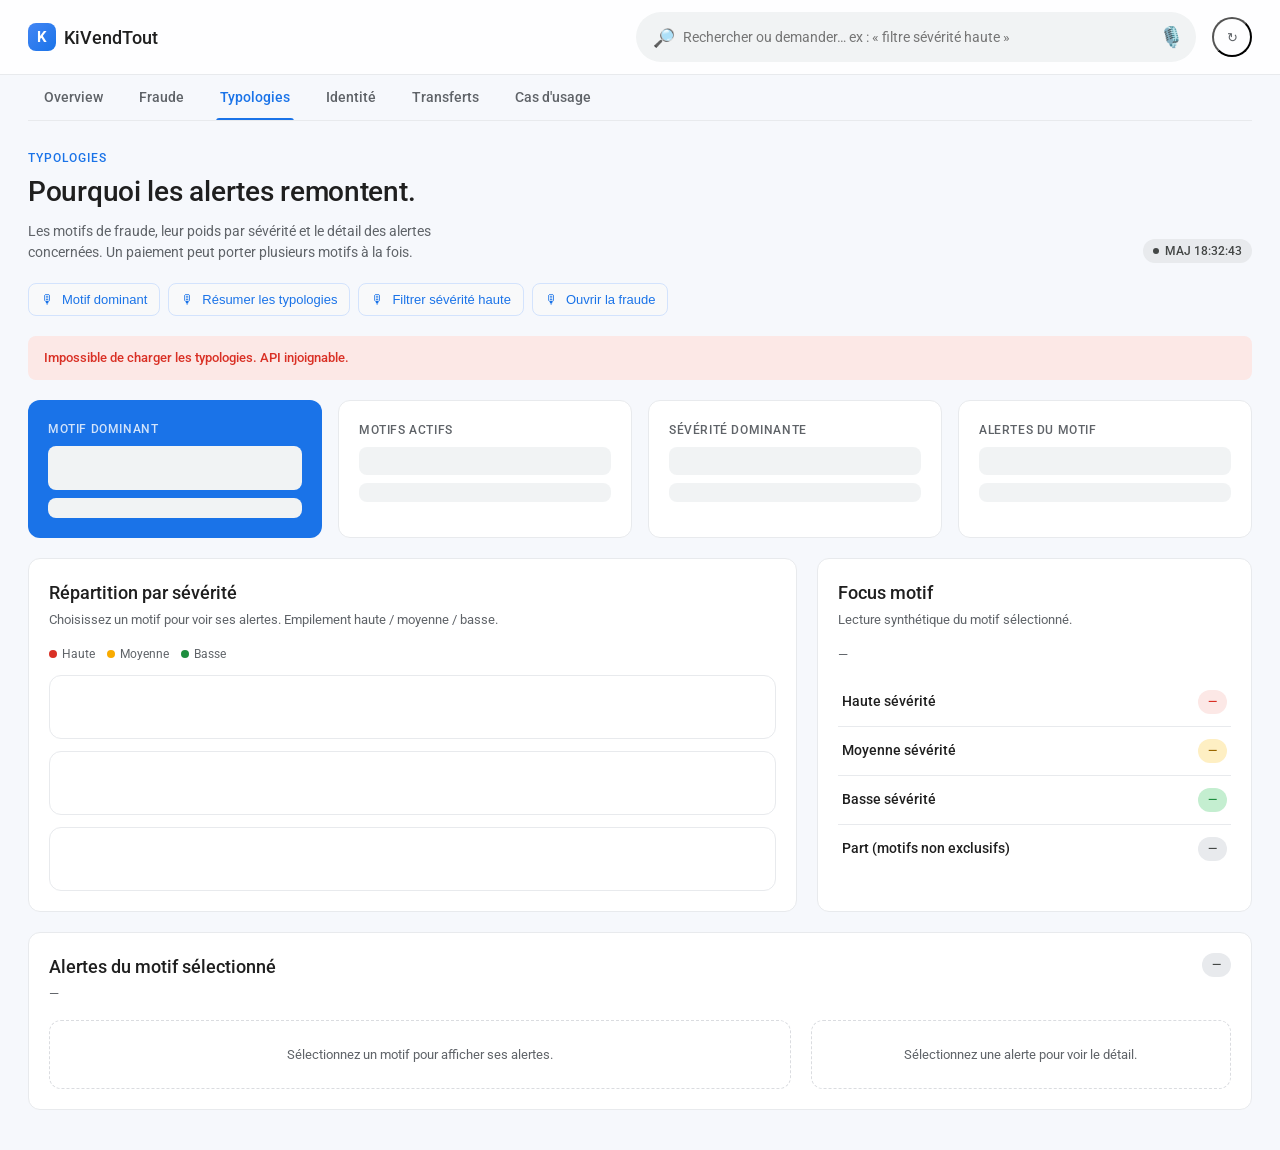
<file: dashboard/fraud_types_dashboard.html>
<!DOCTYPE html>
<html lang="fr">
<head>
  <meta charset="UTF-8">
  <meta name="viewport" content="width=device-width, initial-scale=1.0">
  <title>KiVendTout — Typologies de fraude</title>
  <link rel="preconnect" href="https://fonts.googleapis.com">
  <link rel="preconnect" href="https://fonts.gstatic.com" crossorigin>
  <link href="https://fonts.googleapis.com/css2?family=Roboto:wght@400;500;700&family=Roboto+Mono&display=swap" rel="stylesheet">
  <link rel="stylesheet" href="theme_v2.css">
  <style>
    /* Répartition de sévérité par motif : responsive, empile en cartes sur mobile.
       Couleurs via les tokens de sévérité (--red/--yellow/--green container). */
    .sev-grid { display: grid; gap: var(--space-3); }
    .sev-card { border: 1px solid var(--outline-variant); border-radius: var(--radius-sm);
      padding: var(--space-3) var(--space-4); cursor: pointer; background: var(--surface);
      transition: box-shadow .15s, border-color .15s; }
    .sev-card:hover { box-shadow: var(--elev-1); border-color: var(--outline); }
    .sev-card.selected { border-color: var(--blue); box-shadow: var(--focus-ring); }
    .sev-card__top { display: flex; align-items: baseline; justify-content: space-between; gap: var(--space-3); }
    .sev-card__name { font-weight: var(--fw-medium); color: var(--on-surface); }
    .sev-card__total { font-size: var(--t-body-sm); color: var(--muted); }
    .sev-bar { display: flex; height: 12px; border-radius: var(--radius-pill); overflow: hidden;
      margin-top: var(--space-2); background: var(--surface-2); }
    .sev-seg--high { background: var(--red); }
    .sev-seg--medium { background: var(--yellow); }
    .sev-seg--low { background: var(--green); }
    .sev-legend { display: flex; flex-wrap: wrap; gap: var(--space-3); margin-top: var(--space-2);
      font-size: var(--t-label); color: var(--muted); }
    .sev-legend span { display: inline-flex; align-items: center; gap: 5px; }
    .sev-dot { width: 8px; height: 8px; border-radius: 50%; }
    .sev-dot--high { background: var(--red); }
    .sev-dot--medium { background: var(--yellow); }
    .sev-dot--low { background: var(--green); }
    .alert-item { padding: var(--space-3) var(--space-1); border-bottom: 1px solid var(--outline-variant);
      cursor: pointer; }
    .alert-item:last-child { border-bottom: none; }
    .alert-item.selected { background: var(--surface-1); }
    .alert-item__head { display: flex; align-items: center; justify-content: space-between; gap: var(--space-3); }
    .detail-grid { display: grid; gap: var(--space-2);
      grid-template-columns: repeat(auto-fit, minmax(min(100%, 140px), 1fr)); margin-top: var(--space-3); }
    .detail-cell { background: var(--surface-1); border-radius: var(--radius-xs); padding: var(--space-2) var(--space-3); }
    .detail-cell span { display: block; font-size: var(--t-label); color: var(--muted); text-transform: uppercase; letter-spacing: .05em; }
    .detail-cell strong { font-weight: var(--fw-medium); color: var(--on-surface); }
  </style>
</head>
<body>
<!-- Top app bar : marque + barre de commande (voix + texte) + actions -->
<header class="appbar">
  <div class="appbar__brand"><span class="logo">K</span> KiVendTout</div>
  <div class="appbar__spacer"></div>
  <div class="cmdbar">
    <span class="ic">🔎</span>
    <input id="cmd" type="text" placeholder="Rechercher ou demander… ex : « filtre sévérité haute »"
           aria-label="Commande" autocomplete="off">
    <button class="mic-btn" data-voice-trigger title="Parler (ou maintenir P)" aria-label="Commande vocale">🎙️</button>
  </div>
  <button class="btn--icon" id="refresh" title="Actualiser" aria-label="Actualiser">↻</button>
</header>

<div class="layout">
  <nav id="nav"></nav>

  <div class="page-head">
    <div>
      <div class="overline">Typologies</div>
      <h1>Pourquoi les alertes remontent.</h1>
      <p class="sub">Les motifs de fraude, leur poids par sévérité et le détail des alertes
        concernées. Un paiement peut porter plusieurs motifs à la fois.</p>
    </div>
    <div class="head-actions">
      <span class="badge" id="freshness"><span class="badge__dot"></span>—</span>
    </div>
  </div>

  <!-- Suggestions : cliquables (souris) = équivalent des commandes vocales -->
  <div class="chip-row" aria-label="Suggestions de commandes">
    <button class="chip chip--suggest" data-cmd="quel est le motif de fraude le plus fréquent">Motif dominant</button>
    <button class="chip chip--suggest" data-cmd="résume cette page">Résumer les typologies</button>
    <button class="chip chip--suggest" data-cmd="filtre les fraudes en sévérité haute">Filtrer sévérité haute</button>
    <button class="chip chip--suggest" data-cmd="ouvre la vue fraude">Ouvrir la fraude</button>
  </div>

  <div class="error-banner" id="err">Impossible de charger les typologies. API injoignable.</div>

  <section class="kpi-grid">
    <article class="kpi kpi--hero">
      <span class="kpi__label">Motif dominant</span>
      <span class="kpi__value skeleton" id="k-top">—</span>
      <span class="kpi__support skeleton" id="k-top-sub">contexte</span>
    </article>
    <article class="kpi">
      <span class="kpi__label">Motifs actifs</span>
      <span class="kpi__value skeleton" id="k-count">0</span>
      <span class="kpi__support skeleton" id="k-count-sub">contexte</span>
    </article>
    <article class="kpi">
      <span class="kpi__label">Sévérité dominante</span>
      <span class="kpi__value skeleton" id="k-sev">—</span>
      <span class="kpi__support skeleton" id="k-sev-sub">contexte</span>
    </article>
    <article class="kpi">
      <span class="kpi__label">Alertes du motif</span>
      <span class="kpi__value skeleton" id="k-sel">0</span>
      <span class="kpi__support skeleton" id="k-sel-sub">contexte</span>
    </article>
  </section>

  <div class="split">
    <section class="card">
      <div class="card__head">
        <div>
          <h2>Répartition par sévérité</h2>
          <p>Choisissez un motif pour voir ses alertes. Empilement haute / moyenne / basse.</p>
        </div>
      </div>
      <div class="sev-legend" aria-hidden="true">
        <span><span class="sev-dot sev-dot--high"></span>Haute</span>
        <span><span class="sev-dot sev-dot--medium"></span>Moyenne</span>
        <span><span class="sev-dot sev-dot--low"></span>Basse</span>
      </div>
      <div class="sev-grid" id="sev-grid" style="margin-top:var(--space-3)">
        <div class="sev-card skeleton" style="height:64px"></div>
        <div class="sev-card skeleton" style="height:64px"></div>
        <div class="sev-card skeleton" style="height:64px"></div>
      </div>
    </section>

    <aside class="card">
      <div class="card__head">
        <div>
          <h2 id="focus-title">Focus motif</h2>
          <p id="focus-meta">Lecture synthétique du motif sélectionné.</p>
        </div>
      </div>
      <p class="muted" id="focus-desc" style="font-size:var(--t-body-sm)">—</p>
      <div class="rows" style="margin-top:var(--space-3)">
        <div class="row"><div class="row__title">Haute sévérité</div><span class="badge badge--danger" id="f-high">—</span></div>
        <div class="row"><div class="row__title">Moyenne sévérité</div><span class="badge badge--warning" id="f-medium">—</span></div>
        <div class="row"><div class="row__title">Basse sévérité</div><span class="badge badge--success" id="f-low">—</span></div>
        <div class="row"><div class="row__title">Part (motifs non exclusifs)</div><span class="badge" id="f-share">—</span></div>
      </div>
    </aside>
  </div>

  <section class="card">
    <div class="card__head">
      <div>
        <h2>Alertes du motif sélectionné</h2>
        <p id="alerts-copy">—</p>
      </div>
      <span class="badge" id="alerts-pill">—</span>
    </div>
    <div class="split">
      <div class="rows" id="alerts-list">
        <div class="empty-state">Sélectionnez un motif pour afficher ses alertes.</div>
      </div>
      <div id="alert-detail">
        <div class="empty-state">Sélectionnez une alerte pour voir le détail.</div>
      </div>
    </div>
  </section>
</div>

<script src="dashboard_common.js"></script>
<script>
  KV.renderNav("nav");
  const $ = (id) => document.getElementById(id);

  let reasonRows = [];
  let reasonAlerts = [];
  let selectedReason = null;
  let selectedAlertId = null;
  let operatorName = "";   // demandé une seule fois, réutilisé ensuite

  const REASON_LABELS = {
    FIRST_PAYMENT: "Premier paiement", NEW_CUSTOMER: "Nouveau client",
    UNUSUAL_HOUR: "Horaire suspect", MOBILE_DEVICE: "Appareil mobile",
    DIRECT_TRAFFIC: "Trafic direct", PAYMENT_FAILED: "Paiement échoué",
    VELOCITY_HIGH: "Vélocité élevée", NEW_DEVICE: "Nouvel appareil",
    UNUSUAL_AMOUNT: "Montant inhabituel", FAST_CHECKOUT: "Checkout rapide",
    GEO_MISMATCH: "Incohérence géographique",
    AGE_RESTRICTED_ATTEMPT: "Tentative produit 18+ mineur",
    IDENTITY_CHECK_REQUIRED: "Contrôle identité requis",
    ADULT_CATALOG: "Produit sensible", YOUNG_ADULT: "Jeune adulte",
    ALT_PAYMENT_METHOD: "Moyen de paiement alternatif",
    MANUAL_SETTLEMENT: "Règlement manuel", PAYMENT_RISK_REVIEW: "Revue risque paiement",
  };
  const REASON_MEANINGS = {
    FIRST_PAYMENT: "Premier achat sans historique, donc plus difficile à qualifier.",
    NEW_CUSTOMER: "Compte récent, peu de recul sur le comportement client.",
    UNUSUAL_HOUR: "Horaire atypique par rapport à un comportement normal.",
    MOBILE_DEVICE: "Contexte mobile à surveiller s'il se combine à d'autres signaux.",
    DIRECT_TRAFFIC: "Arrivée directe sans source de confiance ni parcours marketing.",
    PAYMENT_FAILED: "Tentatives de paiement en échec pouvant traduire du test de carte.",
    VELOCITY_HIGH: "Trop d'actions ou de tentatives sur une courte période.",
    NEW_DEVICE: "Nouvel appareil non observé auparavant pour ce client.",
    UNUSUAL_AMOUNT: "Montant qui sort de la distribution habituelle.",
    FAST_CHECKOUT: "Parcours trop rapide pour un comportement d'achat classique.",
    GEO_MISMATCH: "Incohérence géographique entre client, session ou moyen de paiement.",
    AGE_RESTRICTED_ATTEMPT: "Un profil mineur a tenté un achat 18+, le checkout a été stoppé et journalisé.",
    IDENTITY_CHECK_REQUIRED: "Le flux impose une vérification d'identité rattachée à la commande.",
    ADULT_CATALOG: "La commande porte sur une catégorie sensible qui mérite un contrôle plus fin.",
    YOUNG_ADULT: "Profil majeur mais proche du seuil 18+, ce qui justifie une vigilance accrue.",
    ALT_PAYMENT_METHOD: "Le paiement ne passe pas par la carte standard et demande un examen du contexte.",
    MANUAL_SETTLEMENT: "Le règlement nécessite une validation plus manuelle qu'un paiement carte classique.",
    PAYMENT_RISK_REVIEW: "Le paiement a été accepté mais doit être revu a posteriori.",
  };
  const STATUS_LABELS = {
    PENDING_REVIEW: "En attente", INVESTIGATING: "En investigation",
    APPROVED: "Approuvé", BLOCKED: "Bloqué",
  };
  const SEV_LABELS = { HIGH: "Haute", MEDIUM: "Moyenne", LOW: "Basse" };
  const reason = (r) => REASON_LABELS[r] || r || "—";
  const meaning = (r) => REASON_MEANINGS[r] || "Signal à analyser avec le reste du contexte client.";
  const statusLabel = (s) => STATUS_LABELS[s] || s || "—";
  const sevLabel = (s) => SEV_LABELS[s] || s || "—";
  function sevVariant(s) { return s === "HIGH" ? "danger" : s === "MEDIUM" ? "warning" : "success"; }
  function dominantSeverity(row) {
    const e = [["HIGH", row?.high || 0], ["MEDIUM", row?.medium || 0], ["LOW", row?.low || 0]]
      .sort((a, b) => b[1] - a[1]);
    return e[0][1] > 0 ? e[0][0] : null;
  }
  function recommendation(a) {
    const s = a?.status || "";
    if (s === "APPROVED") return { decision: "Aucune action", note: "Alerte déjà approuvée. Garder en trace seulement." };
    if (s === "BLOCKED") return { decision: "Blocage confirmé", note: "Le cas est déjà traité comme bloquant." };
    if (s === "INVESTIGATING") return { decision: "Investigation", note: "Le cas est déjà en cours d'analyse." };
    const score = a?.risk_score || 0, sev = a?.severity || "";
    if (sev === "HIGH" && score >= 80) return { decision: "Bloquer", note: "Accumulation de signaux forts. Priorité haute." };
    if (sev === "HIGH" || score >= 65) return { decision: "Investiguer", note: "Le dossier mérite une revue humaine avant validation." };
    return { decision: "Surveiller", note: "Signal faible à modéré. Surveillance et validation contextuelle." };
  }

  function setKpi(id, v) { const e = $(id); if (e) { e.textContent = v; e.classList.remove("skeleton"); } }

  // — Répartition par sévérité (responsive, cartes empilables) —
  function renderSevGrid() {
    const grid = $("sev-grid");
    if (!reasonRows.length) {
      grid.innerHTML = '<div class="empty-state">Aucune typologie active.</div>';
      return;
    }
    grid.innerHTML = reasonRows.map((row) => {
      const total = row.total || 0;
      const w = (v) => total > 0 ? Math.max((v / total) * 100, v > 0 ? 4 : 0) : 0;
      const sel = row.reason === selectedReason ? " selected" : "";
      return `<button type="button" class="sev-card${sel}" data-reason="${KV.escapeHtml(row.reason)}">
        <div class="sev-card__top">
          <span class="sev-card__name">${KV.escapeHtml(reason(row.reason))}</span>
          <span class="sev-card__total">${KV.fmtNumber(total)} alerte(s)</span>
        </div>
        <div class="sev-bar" role="img" aria-label="Haute ${row.high||0}, moyenne ${row.medium||0}, basse ${row.low||0}">
          <span class="sev-seg--high" style="width:${w(row.high || 0)}%"></span>
          <span class="sev-seg--medium" style="width:${w(row.medium || 0)}%"></span>
          <span class="sev-seg--low" style="width:${w(row.low || 0)}%"></span>
        </div>
      </button>`;
    }).join("");
    grid.querySelectorAll("[data-reason]").forEach((node) => {
      node.addEventListener("click", () => selectReason(node.dataset.reason));
    });
  }

  function renderFocus() {
    const row = reasonRows.find((r) => r.reason === selectedReason) || reasonRows[0] || null;
    if (!row) {
      $("focus-title").textContent = "Aucun motif";
      $("focus-meta").textContent = "Aucune donnée disponible.";
      $("focus-desc").textContent = "—";
      ["f-high", "f-medium", "f-low", "f-share"].forEach((id) => $(id).textContent = "—");
      return;
    }
    const totalAll = reasonRows.reduce((s, r) => s + (r.total || 0), 0);
    const share = totalAll ? ((row.total || 0) / totalAll) * 100 : 0;
    const dom = dominantSeverity(row);
    $("focus-title").textContent = reason(row.reason);
    $("focus-meta").textContent = `${KV.fmtNumber(row.total || 0)} alerte(s) · dominante ${sevLabel(dom)}`;
    $("focus-desc").textContent = meaning(row.reason);
    $("f-high").textContent = KV.fmtNumber(row.high || 0);
    $("f-medium").textContent = KV.fmtNumber(row.medium || 0);
    $("f-low").textContent = KV.fmtNumber(row.low || 0);
    $("f-share").textContent = KV.fmtPercent(share, 1);

    // KPIs
    setKpi("k-top", reason(reasonRows[0]?.reason || "—"));
    setKpi("k-top-sub", reasonRows.length ? `${KV.fmtNumber(reasonRows[0].total || 0)} alerte(s) sur le motif leader` : "—");
    setKpi("k-count", KV.fmtNumber(reasonRows.length));
    setKpi("k-count-sub", "motifs présents sur les données courantes");
    const dom0 = dominantSeverity(reasonRows[0] || row);
    setKpi("k-sev", sevLabel(dom0));
    setKpi("k-sev-sub", "sévérité majoritaire du motif leader");
    setKpi("k-sel", KV.fmtNumber(row.total || 0));
    setKpi("k-sel-sub", `${reason(row.reason)} · part ${KV.fmtPercent(share, 1)} (motifs non exclusifs)`);
  }

  function renderAlertList() {
    const list = $("alerts-list");
    if (!selectedReason) {
      list.innerHTML = '<div class="empty-state">Sélectionnez un motif pour afficher ses alertes.</div>';
      $("alerts-copy").textContent = "—";
      $("alerts-pill").textContent = "—"; $("alerts-pill").className = "badge";
      return;
    }
    if (!reasonAlerts.length) {
      list.innerHTML = '<div class="empty-state">Aucune alerte récente sur ce motif.</div>';
      $("alerts-copy").textContent = "Aucune ligne disponible.";
      $("alerts-pill").textContent = "vide"; $("alerts-pill").className = "badge";
      return;
    }
    const visible = reasonAlerts.slice(0, 18);
    const high = reasonAlerts.filter((a) => a.severity === "HIGH").length;
    const pending = reasonAlerts.filter((a) => a.status === "PENDING_REVIEW").length;
    $("alerts-copy").textContent = `${visible.length}/${reasonAlerts.length} alerte(s) · ${pending} en attente`;
    $("alerts-pill").textContent = high > 0 ? `${high} haute(s)` : "stable";
    $("alerts-pill").className = "badge " + (high > 0 ? "badge--danger" : "badge--success");
    list.innerHTML = visible.map((a) => `
      <div class="alert-item${a.alert_id === selectedAlertId ? " selected" : ""}" data-alert-id="${KV.escapeHtml(a.alert_id)}">
        <div class="alert-item__head">
          <div class="row__title">${KV.escapeHtml(a.alert_id)}</div>
          <span class="badge badge--${sevVariant(a.severity)}">${sevLabel(a.severity)}</span>
        </div>
        <div class="row__meta">${KV.fmtDate(a.alert_timestamp)} · ${KV.escapeHtml(a.customer_id || "—")} · ${statusLabel(a.status)} · score ${KV.fmtNumber(a.risk_score)}</div>
      </div>`).join("");
    list.querySelectorAll("[data-alert-id]").forEach((node) => {
      node.addEventListener("click", () => { selectedAlertId = node.dataset.alertId; renderAlertList(); renderAlertDetail(); });
    });
  }

  function renderAlertDetail() {
    const box = $("alert-detail");
    const a = reasonAlerts.find((x) => x.alert_id === selectedAlertId) || reasonAlerts[0] || null;
    if (!a) { box.innerHTML = '<div class="empty-state">Sélectionnez une alerte pour voir le détail.</div>'; return; }
    selectedAlertId = a.alert_id;
    const rec = recommendation(a);
    const others = (a.fraud_reasons || []).filter((r) => r !== selectedReason).map(reason);
    box.innerHTML = `
      <div class="card__head">
        <div><h2 style="font-size:var(--t-title-sm)">${KV.escapeHtml(a.alert_id)}</h2>
          <p>${reason(selectedReason)} · ${KV.fmtDate(a.alert_timestamp)}</p></div>
        <span class="badge badge--${sevVariant(a.severity)}">${sevLabel(a.severity)}</span>
      </div>
      <div class="detail-grid">
        <div class="detail-cell"><span>Score</span><strong>${KV.fmtNumber(a.risk_score)}/100</strong></div>
        <div class="detail-cell"><span>Statut</span><strong>${statusLabel(a.status)}</strong></div>
        <div class="detail-cell"><span>Action cible</span><strong>${KV.escapeHtml(rec.decision)}</strong></div>
        <div class="detail-cell"><span>Client</span><strong>${KV.escapeHtml(a.customer_id || "—")}</strong></div>
        <div class="detail-cell"><span>Pays</span><strong>${KV.escapeHtml(a.customer_country || "—")}</strong></div>
        <div class="detail-cell"><span>Appareil</span><strong>${KV.escapeHtml(a.device || "—")}</strong></div>
      </div>
      <p class="muted" style="font-size:var(--t-body-sm);margin-top:var(--space-3)">${KV.escapeHtml(rec.note)}</p>
      <div class="chip-row" style="margin-top:var(--space-2)">
        ${(a.fraud_reasons || []).map((r) => `<span class="badge">${KV.escapeHtml(reason(r))}</span>`).join("") || '<span class="muted">Aucun motif listé.</span>'}
      </div>
      ${others.length ? `<p class="muted" style="font-size:var(--t-body-sm);margin-top:var(--space-2)">Autres signaux : ${KV.escapeHtml(others.join(", "))}.</p>` : ""}
      ${a.status === "PENDING_REVIEW" ? `
        <div class="chip-row" style="margin-top:var(--space-4)">
          <button class="btn btn--filled" data-decide="APPROVE">Approuver</button>
          <button class="btn btn--danger" data-decide="BLOCK">Bloquer</button>
          <button class="btn btn--outlined" data-decide="INVESTIGATE">Investiguer</button>
        </div>` : ""}
    `;
    box.querySelectorAll("[data-decide]").forEach((b) => {
      b.addEventListener("click", () => decideAlert(a.alert_id, b.dataset.decide));
    });
  }

  function selectReason(r) {
    if (selectedReason === r) return;
    selectedReason = r;
    selectedAlertId = null;
    renderSevGrid();
    renderFocus();
    loadAlerts();
  }

  async function loadStats() {
    // window_hours large : l'endpoint filtre sur les N dernieres heures, or le jeu
    // de demo est fige dans le passe. 720 h (max) couvre l'historique disponible.
    const rows = await KV.getJSON("/api/fraud/reasons/stats?window_hours=720");
    reasonRows = Array.isArray(rows) ? rows : [];
    if (reasonRows.length && !reasonRows.some((r) => r.reason === selectedReason)) {
      selectedReason = reasonRows[0].reason;
    }
    renderSevGrid();
    renderFocus();
  }

  async function loadAlerts() {
    if (!selectedReason) { reasonAlerts = []; renderAlertList(); renderAlertDetail(); return; }
    const rows = await KV.getJSON(`/api/fraud/reasons/${encodeURIComponent(selectedReason)}/alerts?limit=80`);
    reasonAlerts = Array.isArray(rows) ? rows : [];
    if (!reasonAlerts.some((a) => a.alert_id === selectedAlertId)) {
      selectedAlertId = reasonAlerts[0]?.alert_id || null;
    }
    renderAlertList();
    renderAlertDetail();
  }

  async function load() {
    $("err").classList.remove("show");
    const [stats, alerts] = await Promise.allSettled([loadStats(), loadAlerts()]);
    if (stats.status === "rejected" && (alerts.status === "rejected" || !reasonRows.length)) {
      $("err").classList.add("show");
    }
    $("freshness").innerHTML = '<span class="badge__dot"></span>MAJ ' + new Date().toLocaleTimeString("fr-FR");
  }

  // Décision : modale Material, opérateur demandé une seule fois puis réutilisé.
  async function decideAlert(alertId, decision) {
    const fields = [{ key: "notes", label: "Note (optionnelle)", type: "textarea", placeholder: "Contexte de la décision…" }];
    if (!operatorName) {
      fields.unshift({ key: "operator", label: "Opérateur", placeholder: "nom ou email", value: "" });
    }
    const out = await KV.modal({
      title: "Confirmer la décision",
      message: `${decision} sur l'alerte ${alertId}.`,
      fields,
      confirmLabel: "Confirmer",
      danger: decision === "BLOCK",
    });
    if (!out) return;
    if (out.operator) operatorName = out.operator;
    const decidedBy = operatorName || "ops@kivendtout.fr";
    try {
      const r = await fetch(`${KV.API_URL}/api/alerts/${alertId}/decide`, {
        method: "POST",
        headers: { "Content-Type": "application/json" },
        body: JSON.stringify({ decision, decided_by: decidedBy, notes: out.notes || "" }),
      });
      if (!r.ok) throw new Error(`HTTP ${r.status}`);
      await loadAlerts();
    } catch (e) {
      console.error(e);
      await KV.modal({ title: "Décision impossible", message: "L'API n'a pas accepté la décision. Réessayez.", confirmLabel: "Fermer" });
    }
  }

  // Contrat V2 vocal : filtrer un motif via la voix.
  window.applyVoiceFilter = function (field, code) {
    if (field !== "reason") return false;
    const match = reasonRows.find((r) => r.reason === code);
    if (!match) return false;
    selectReason(code);
    return true;
  };

  // Barre de commande : Entrée = exécuter (équivalent texte de la voix)
  $("cmd").addEventListener("keydown", (e) => {
    if (e.key === "Enter" && e.target.value.trim() && window.KVVoice) {
      window.KVVoice.runText(e.target.value.trim()); e.target.value = "";
    }
  });
  $("refresh").addEventListener("click", load);
  KV.createPoller(load, 15000).start();
</script>
<script src="voice_control.js"></script>
</body>
</html>
</file>
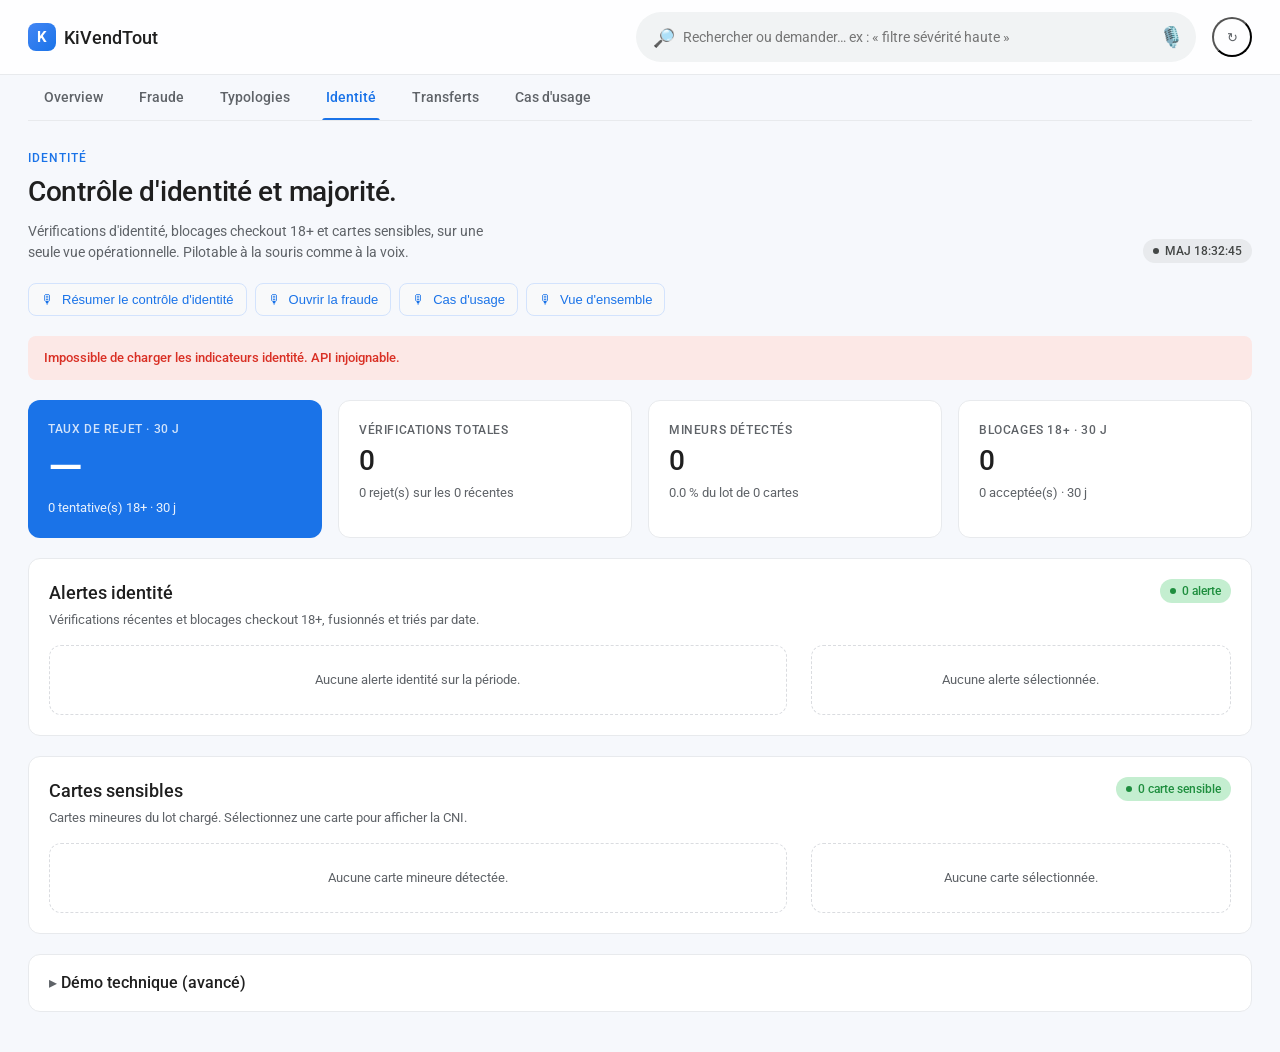
<file: dashboard/id_cards_dashboard.html>
<!DOCTYPE html>
<html lang="fr">
<head>
  <meta charset="UTF-8">
  <meta name="viewport" content="width=device-width, initial-scale=1.0">
  <title>KiVendTout — Identité</title>
  <link rel="preconnect" href="https://fonts.googleapis.com">
  <link rel="preconnect" href="https://fonts.gstatic.com" crossorigin>
  <link href="https://fonts.googleapis.com/css2?family=Roboto:wght@400;500;700&family=Roboto+Mono&display=swap" rel="stylesheet">
  <link rel="stylesheet" href="theme_v2.css">
  <style>
    /* Vignette + média CNI, alignés sur le design system V2 */
    .id-thumb { width: 56px; height: 40px; object-fit: cover; border-radius: var(--radius-xs);
      background: var(--surface-2); border: 1px solid var(--outline-variant); flex: none; }
    .id-media { margin: var(--space-3) 0; padding: var(--space-3); border-radius: var(--radius-sm);
      background: var(--surface-1); border: 1px solid var(--outline-variant); }
    .id-media img { width: 100%; max-height: 300px; object-fit: cover; display: block;
      border-radius: var(--radius-xs); background: var(--surface-2); }
    .detail-grid { display: grid; gap: var(--space-3);
      grid-template-columns: repeat(auto-fit, minmax(140px, 1fr)); margin-top: var(--space-4); }
    .detail-card { background: var(--surface-1); border: 1px solid var(--outline-variant);
      border-radius: var(--radius-xs); padding: var(--space-3); display: flex; flex-direction: column; gap: var(--space-1); }
    .detail-card span { font-size: var(--t-label); text-transform: uppercase; letter-spacing: .05em; color: var(--muted); }
    .detail-card strong { font-weight: var(--fw-medium); font-size: var(--t-body); word-break: break-word; }
    .list-row { display: block; width: 100%; text-align: left; background: var(--surface);
      border: 1px solid var(--outline-variant); border-radius: var(--radius-xs); padding: var(--space-3);
      margin-bottom: var(--space-2); cursor: pointer; transition: box-shadow .15s, border-color .15s; }
    .list-row:hover { box-shadow: var(--elev-1); }
    .list-row.active { border-color: var(--blue); background: var(--surface-1); }
    .list-row__head { display: flex; align-items: flex-start; justify-content: space-between; gap: var(--space-3); }
    .list-row__title { font-weight: var(--fw-medium); color: var(--on-surface); }
    .list-row__meta { font-size: var(--t-body-sm); color: var(--muted); margin-top: 2px; }
    .scroll-list { max-height: 520px; overflow-y: auto; padding-right: var(--space-1); }
    details.demo { background: var(--surface); border: 1px solid var(--outline-variant);
      border-radius: var(--radius-sm); padding: var(--space-4) var(--space-5); }
    details.demo > summary { cursor: pointer; font-weight: var(--fw-medium); font-size: var(--t-title-sm);
      color: var(--on-surface); list-style: none; }
    details.demo > summary::-webkit-details-marker { display: none; }
    details.demo > summary::before { content: "▸ "; color: var(--muted); }
    details.demo[open] > summary::before { content: "▾ "; }
    .checks { display: flex; flex-direction: column; gap: var(--space-2); margin-top: var(--space-4); }
  </style>
</head>
<body>
<!-- Top app bar : marque + barre de commande (voix + texte) + actions -->
<header class="appbar">
  <div class="appbar__brand"><span class="logo">K</span> KiVendTout</div>
  <div class="appbar__spacer"></div>
  <div class="cmdbar">
    <span class="ic">🔎</span>
    <input id="cmd" type="text" placeholder="Rechercher ou demander… ex : « filtre sévérité haute »"
           aria-label="Commande" autocomplete="off">
    <button class="mic-btn" data-voice-trigger title="Parler (ou maintenir P)" aria-label="Commande vocale">🎙️</button>
  </div>
  <button class="btn--icon" id="refresh" title="Actualiser" aria-label="Actualiser">↻</button>
</header>

<div class="layout">
  <nav id="nav"></nav>

  <div class="page-head">
    <div>
      <div class="overline">Identité</div>
      <h1>Contrôle d'identité et majorité.</h1>
      <p class="sub">Vérifications d'identité, blocages checkout 18+ et cartes sensibles, sur une
        seule vue opérationnelle. Pilotable à la souris comme à la voix.</p>
    </div>
    <div class="head-actions">
      <span class="badge" id="freshness"><span class="badge__dot"></span>—</span>
    </div>
  </div>

  <!-- Suggestions : cliquables (souris) = équivalent des commandes vocales -->
  <div class="chip-row" aria-label="Suggestions de commandes">
    <button class="chip chip--suggest" data-cmd="résume cette page">Résumer le contrôle d'identité</button>
    <button class="chip chip--suggest" data-cmd="ouvre la vue fraude">Ouvrir la fraude</button>
    <button class="chip chip--suggest" data-cmd="montre les cas d'usage">Cas d'usage</button>
    <button class="chip chip--suggest" data-cmd="reviens à l'accueil">Vue d'ensemble</button>
  </div>

  <div class="error-banner" id="err">Impossible de charger les indicateurs identité. API injoignable.</div>

  <!-- ===================== KPIs (1 héros + 3) ===================== -->
  <section class="kpi-grid">
    <article class="kpi kpi--hero">
      <span class="kpi__label">Taux de rejet · 30 j</span>
      <span class="kpi__value skeleton" id="k-reject">00,0 %</span>
      <span class="kpi__support skeleton" id="k-reject-sub">contexte</span>
    </article>
    <article class="kpi">
      <span class="kpi__label">Vérifications totales</span>
      <span class="kpi__value skeleton" id="k-verifs">0000</span>
      <span class="kpi__support skeleton" id="k-verifs-sub">contexte</span>
    </article>
    <article class="kpi">
      <span class="kpi__label">Mineurs détectés</span>
      <span class="kpi__value skeleton" id="k-minors">000</span>
      <span class="kpi__support skeleton" id="k-minors-sub">contexte</span>
    </article>
    <article class="kpi">
      <span class="kpi__label">Blocages 18+ · 30 j</span>
      <span class="kpi__value skeleton" id="k-blocked">000</span>
      <span class="kpi__support skeleton" id="k-blocked-sub">contexte</span>
    </article>
  </section>

  <!-- ===================== Liste unique fusionnée : alertes identité ===================== -->
  <section class="card">
    <div class="card__head">
      <div>
        <h2>Alertes identité</h2>
        <p>Vérifications récentes et blocages checkout 18+, fusionnés et triés par date.</p>
      </div>
      <span class="badge" id="alerts-pill"><span class="badge__dot"></span>—</span>
    </div>
    <div class="split">
      <div class="scroll-list" id="alerts-list">
        <div class="empty-state skeleton">Chargement des alertes…</div>
      </div>
      <aside id="alert-detail">
        <div class="empty-state">Sélectionnez une alerte pour voir le détail.</div>
      </aside>
    </div>
  </section>

  <!-- ===================== Cartes sensibles (mineures) + détail image ===================== -->
  <section class="card">
    <div class="card__head">
      <div>
        <h2>Cartes sensibles</h2>
        <p>Cartes mineures du lot chargé. Sélectionnez une carte pour afficher la CNI.</p>
      </div>
      <span class="badge" id="cards-pill"><span class="badge__dot"></span>—</span>
    </div>
    <div class="split">
      <div class="scroll-list" id="cards-list">
        <div class="empty-state skeleton">Chargement des cartes…</div>
      </div>
      <aside id="card-detail">
        <div class="empty-state">Sélectionnez une carte mineure pour la consulter.</div>
      </aside>
    </div>
  </section>

  <!-- ===================== Démo technique repliable (analyse CNI navigateur) ===================== -->
  <details class="demo">
    <summary>Démo technique (avancé)</summary>
    <p class="muted" style="margin-top:var(--space-3)">
      Lecture locale de la carte sélectionnée ci-dessus : recalcul de l'âge, empreinte SHA-256
      de l'image et contrôles de cohérence avec l'analyse backend.</p>
    <div id="demo-view"><div class="empty-state">Sélectionnez d'abord une carte mineure.</div></div>
    <div class="checks" id="demo-checks"></div>
  </details>
</div>

<script src="dashboard_common.js"></script>
<script>
  KV.renderNav("nav");
  const $ = (id) => document.getElementById(id);

  // — Limites raisonnables (plus de selects de scope superflus) —
  const CARD_LIMIT = 60, VERIF_LIMIT = 40, ATTEMPT_LIMIT = 50;

  // — État de page —
  let allCards = [], minorCards = [], checkoutStats = {}, identityStats = {};
  let verifications = [], blocked = [], alerts = [];
  let selectedAlertKey = null, selectedCardFile = null;
  const analysisCache = new Map();

  function setKpi(id, v) { const e = $(id); if (e) { e.textContent = v; e.classList.remove("skeleton"); } }
  function setBadge(id, label, variant) {
    const e = $(id); if (!e) return;
    e.className = "badge" + (variant ? " badge--" + variant : "");
    e.innerHTML = '<span class="badge__dot"></span>' + KV.escapeHtml(label);
  }

  // — Libellés métier FR (fini les noms de classe CSS affichés) —
  const STATUS_FR = {
    verified: "Vérifié", rejected: "Rejeté", rejected_underage: "Rejeté (mineur)",
    pending: "En attente", pending_review: "À examiner", unknown: "Inconnu",
  };
  const METHOD_FR = {
    manual: "Manuel", api: "API", ai: "Modèle IA", use_case: "Cas d'usage",
    checkout_guardrail: "Garde-fou checkout", unknown: "Inconnu",
  };
  const statusFr = (v) => STATUS_FR[v] || v || "—";
  const methodFr = (v) => METHOD_FR[v] || v || "—";

  // Mappe une « tonalité » technique vers un libellé métier FR + variante de badge.
  function toneToBusiness(tone) {
    switch (tone) {
      case "danger": return { label: "Anomalie", variant: "danger" };
      case "warning": return { label: "À vérifier", variant: "warning" };
      default: return { label: "OK", variant: "success" };
    }
  }
  function verifTone(status) {
    if (["rejected", "rejected_underage"].includes(status)) return "danger";
    if (["pending", "pending_review"].includes(status)) return "warning";
    return "success";
  }

  function clientAge(birthdate) {
    if (!birthdate) return null;
    const b = new Date(`${birthdate}T00:00:00`);
    if (Number.isNaN(b.getTime())) return null;
    const t = new Date();
    let age = t.getFullYear() - b.getFullYear();
    const md = t.getMonth() - b.getMonth();
    if (md < 0 || (md === 0 && t.getDate() < b.getDate())) age -= 1;
    return age;
  }
  const yesNo = (v) => (v ? "Oui" : "Non");
  const cardImg = (file) => `${KV.API_URL}/api/id-cards/image/${encodeURIComponent(file)}`;
  // Masque l'image cassée sans casser la mise en page.
  const HIDE_BROKEN = "this.style.display='none'";

  // ======================= KPIs =======================
  function renderKpis() {
    const totalCards = allCards.length, minors = minorCards.length;
    const totalVerifs = identityStats.total_verifications ?? verifications.length;
    const blockedCount = checkoutStats.blocked_underage_orders ?? 0;
    const rejectRate = checkoutStats.adult_rejection_rate;

    setKpi("k-reject", rejectRate != null ? KV.fmtPercent(rejectRate) : "—");
    setKpi("k-reject-sub", `${KV.fmtNumber(checkoutStats.adult_product_attempts ?? 0)} tentative(s) 18+ · 30 j`);

    setKpi("k-verifs", KV.fmtNumber(totalVerifs));
    const rejected = verifications.filter((v) => ["rejected", "rejected_underage"].includes(v.verification_status)).length;
    setKpi("k-verifs-sub", `${KV.fmtNumber(rejected)} rejet(s) sur les ${KV.fmtNumber(verifications.length)} récentes`);

    setKpi("k-minors", KV.fmtNumber(minors));
    const ratio = totalCards ? (minors / totalCards) * 100 : 0;
    setKpi("k-minors-sub", `${KV.fmtPercent(ratio, 1)} du lot de ${KV.fmtNumber(totalCards)} cartes`);

    setKpi("k-blocked", KV.fmtNumber(blockedCount));
    setKpi("k-blocked-sub", `${KV.fmtNumber(checkoutStats.accepted_orders ?? 0)} acceptée(s) · 30 j`);
  }

  // ======================= Liste fusionnée : alertes identité =======================
  function buildAlerts() {
    const fromVerifs = verifications.map((v) => ({
      key: "v:" + v.verification_id,
      kind: "verif",
      title: `Vérification #${v.verification_id}`,
      date: v.verification_date,
      meta: `${methodFr(v.verification_method)} · client ${v.customer_id || "—"}`,
      tone: verifTone(v.verification_status),
      raw: v,
    }));
    const fromBlocked = blocked.map((b) => ({
      key: "b:" + b.attempt_id,
      kind: "block",
      title: `Blocage 18+ #${b.attempt_id}`,
      date: b.attempted_at,
      meta: `Carte ${b.id_card_file || "—"} · client ${b.customer_id || "—"}`,
      tone: "danger",
      raw: b,
    }));
    alerts = [...fromVerifs, ...fromBlocked].sort((a, b) => {
      const da = new Date(a.date).getTime() || 0, db = new Date(b.date).getTime() || 0;
      return db - da;
    });
    if (!alerts.some((a) => a.key === selectedAlertKey)) {
      selectedAlertKey = alerts.length ? alerts[0].key : null;
    }
  }

  function renderAlertsList() {
    const el = $("alerts-list");
    if (!alerts.length) {
      el.innerHTML = '<div class="empty-state">Aucune alerte identité sur la période.</div>';
      $("alert-detail").innerHTML = '<div class="empty-state">Aucune alerte à afficher.</div>';
      setBadge("alerts-pill", "0 alerte", "success");
      return;
    }
    const anomalies = alerts.filter((a) => a.tone === "danger").length;
    setBadge("alerts-pill", `${KV.fmtNumber(alerts.length)} alerte(s) · ${KV.fmtNumber(anomalies)} anomalie(s)`,
      anomalies > 0 ? "warning" : "info");

    el.innerHTML = alerts.map((a) => {
      const biz = toneToBusiness(a.tone);
      return `<button class="list-row ${a.key === selectedAlertKey ? "active" : ""}" data-key="${KV.escapeHtml(a.key)}">
        <div class="list-row__head">
          <div>
            <div class="list-row__title">${KV.escapeHtml(a.title)}</div>
            <div class="list-row__meta">${KV.fmtDate(a.date)} · ${KV.escapeHtml(a.meta)}</div>
          </div>
          <span class="badge badge--${biz.variant}">${biz.label}</span>
        </div>
      </button>`;
    }).join("");
    el.querySelectorAll(".list-row").forEach((node) => {
      node.addEventListener("click", () => {
        selectedAlertKey = node.dataset.key;
        renderAlertsList();
        renderAlertDetail();
      });
    });
  }

  function renderAlertDetail() {
    const el = $("alert-detail");
    const a = alerts.find((x) => x.key === selectedAlertKey) || alerts[0] || null;
    if (!a) { el.innerHTML = '<div class="empty-state">Aucune alerte sélectionnée.</div>'; return; }
    el.innerHTML = a.kind === "verif" ? verifDetailHtml(a.raw) : blockDetailHtml(a.raw);
  }

  function verifDetailHtml(v) {
    const biz = toneToBusiness(verifTone(v.verification_status));
    // « Hash stored » dérivé de la présence d'un numéro de document (plus de « Oui » codé en dur).
    const hashStored = yesNo(!!v.document_number);
    return `
      <div class="card__head">
        <div><h2>Vérification #${KV.escapeHtml(v.verification_id)}</h2>
          <p>Trace d'identité rattachée à un checkout ou à un contrôle manuel.</p></div>
        <span class="badge badge--${biz.variant}">${biz.label}</span>
      </div>
      <div class="detail-grid">
        <div class="detail-card"><span>Client</span><strong>${KV.escapeHtml(v.customer_id || "—")}</strong></div>
        <div class="detail-card"><span>Statut</span><strong>${KV.escapeHtml(statusFr(v.verification_status))}</strong></div>
        <div class="detail-card"><span>Méthode</span><strong>${KV.escapeHtml(methodFr(v.verification_method))}</strong></div>
        <div class="detail-card"><span>Document</span><strong>${KV.escapeHtml(v.document_type || "—")}</strong></div>
        <div class="detail-card"><span>Carte</span><strong>${KV.escapeHtml(v.id_card_image_path || "—")}</strong></div>
        <div class="detail-card"><span>Date</span><strong>${KV.fmtDate(v.verification_date)}</strong></div>
        <div class="detail-card"><span>Hash document</span><strong>${hashStored}</strong></div>
      </div>`;
  }

  function blockDetailHtml(b) {
    const amount = (b.total_amount != null) ? `${KV.fmtNumber(b.total_amount)} €` : "—";
    return `
      <div class="card__head">
        <div><h2>Blocage 18+ #${KV.escapeHtml(b.attempt_id)}</h2>
          <p>Refus checkout lié à un profil mineur.</p></div>
        <span class="badge badge--danger">Anomalie</span>
      </div>
      <div class="detail-grid">
        <div class="detail-card"><span>Date</span><strong>${KV.fmtDate(b.attempted_at)}</strong></div>
        <div class="detail-card"><span>Client</span><strong>${KV.escapeHtml(b.customer_id || "—")}</strong></div>
        <div class="detail-card"><span>Carte</span><strong>${KV.escapeHtml(b.id_card_file || "—")}</strong></div>
        <div class="detail-card"><span>Âge</span><strong>${KV.fmtNumber(b.customer_age)} ans</strong></div>
        <div class="detail-card"><span>Produits bloqués</span><strong>${KV.escapeHtml(b.blocked_products || "—")}</strong></div>
        <div class="detail-card"><span>Montant</span><strong>${amount}</strong></div>
        <div class="detail-card"><span>Commande</span><strong>${KV.escapeHtml(b.order_id || "—")}</strong></div>
        <div class="detail-card"><span>Contient 18+</span><strong>${yesNo(b.contains_adult_product)}</strong></div>
      </div>`;
  }

  // ======================= Cartes sensibles (mineures) =======================
  function renderCardsList() {
    const el = $("cards-list");
    if (!minorCards.length) {
      el.innerHTML = '<div class="empty-state">Aucune carte mineure détectée.</div>';
      $("card-detail").innerHTML = '<div class="empty-state">Aucune carte à afficher.</div>';
      setBadge("cards-pill", "0 carte sensible", "success");
      renderDemoEmpty();
      return;
    }
    if (!minorCards.some((c) => c.file === selectedCardFile)) selectedCardFile = minorCards[0].file;
    setBadge("cards-pill", `${KV.fmtNumber(minorCards.length)} carte(s) sensible(s)`, "warning");

    el.innerHTML = minorCards.map((c) => `
      <button class="list-row ${c.file === selectedCardFile ? "active" : ""}" data-file="${KV.escapeHtml(c.file)}">
        <div class="list-row__head">
          <div style="display:flex; gap:12px; align-items:flex-start;">
            <img class="id-thumb" loading="lazy" src="${cardImg(c.file)}"
                 alt="Aperçu de la carte d'identité ${KV.escapeHtml(c.file)}" onerror="${HIDE_BROKEN}">
            <div>
              <div class="list-row__title">${KV.escapeHtml(c.file)}</div>
              <div class="list-row__meta">Naissance ${KV.escapeHtml(c.birthdate || "—")}</div>
            </div>
          </div>
          <span class="badge badge--danger">${KV.fmtNumber(c.age)} ans</span>
        </div>
      </button>`).join("");
    el.querySelectorAll(".list-row").forEach((node) => {
      node.addEventListener("click", () => {
        selectedCardFile = node.dataset.file;
        renderCardsList();
        renderCardDetail();
      });
    });
  }

  function renderCardDetail() {
    const el = $("card-detail");
    const c = minorCards.find((x) => x.file === selectedCardFile) || minorCards[0] || null;
    if (!c) { el.innerHTML = '<div class="empty-state">Aucune carte sélectionnée.</div>'; renderDemoEmpty(); return; }
    selectedCardFile = c.file;
    el.innerHTML = `
      <div class="card__head">
        <div><h2>${KV.escapeHtml(c.file)}</h2>
          <p>Carte mineure : tout panier 18+ issu de ce profil doit être bloqué.</p></div>
        <span class="badge badge--danger">Mineur</span>
      </div>
      <div class="id-media">
        <img loading="lazy" src="${cardImg(c.file)}"
             alt="Carte d'identité ${KV.escapeHtml(c.file)}, date de naissance ${KV.escapeHtml(c.birthdate || "inconnue")}"
             onerror="${HIDE_BROKEN}">
      </div>
      <div class="detail-grid">
        <div class="detail-card"><span>Fichier</span><strong>${KV.escapeHtml(c.file)}</strong></div>
        <div class="detail-card"><span>Naissance</span><strong>${KV.escapeHtml(c.birthdate || "—")}</strong></div>
        <div class="detail-card"><span>Âge</span><strong>${KV.fmtNumber(c.age)} ans</strong></div>
        <div class="detail-card"><span>Restriction</span><strong>Blocage 18+</strong></div>
      </div>`;
    renderDemo(); // alimente la démo technique repliable
  }

  // ======================= Démo technique (repliable) =======================
  function renderDemoEmpty(msg = "Sélectionnez d'abord une carte mineure.") {
    $("demo-view").innerHTML = `<div class="empty-state">${KV.escapeHtml(msg)}</div>`;
    $("demo-checks").innerHTML = "";
  }

  async function getAnalysis(card) {
    if (!card) return null;
    if (analysisCache.has(card.file)) return analysisCache.get(card.file);
    const analysis = await KV.getJSON(`/api/id-cards/${encodeURIComponent(card.file)}/analysis`);
    const data = { client_age: clientAge(analysis.birthdate), client_sha256: null,
      image_width: null, image_height: null, image_bytes: null };
    data.client_is_adult = data.client_age != null ? data.client_age >= 18 : null;
    if (window.crypto?.subtle && analysis.image_url) {
      try {
        const r = await fetch(`${KV.API_URL}${analysis.image_url}`);
        if (r.ok) {
          const blob = await r.blob(), buf = await blob.arrayBuffer();
          const digest = await window.crypto.subtle.digest("SHA-256", buf);
          data.client_sha256 = Array.from(new Uint8Array(digest)).map((x) => x.toString(16).padStart(2, "0")).join("");
          data.image_bytes = buf.byteLength;
          const dims = await new Promise((res) => {
            const url = URL.createObjectURL(blob), img = new Image();
            img.onload = () => { res({ w: img.naturalWidth, h: img.naturalHeight }); URL.revokeObjectURL(url); };
            img.onerror = () => { res({ w: null, h: null }); URL.revokeObjectURL(url); };
            img.src = url;
          });
          data.image_width = dims.w; data.image_height = dims.h;
        }
      } catch (e) { /* empreinte locale optionnelle */ }
    }
    const merged = { ...analysis, ...data };
    analysisCache.set(card.file, merged);
    return merged;
  }

  async function renderDemo() {
    const card = minorCards.find((x) => x.file === selectedCardFile) || minorCards[0] || null;
    if (!card) { renderDemoEmpty(); return; }
    $("demo-view").innerHTML = '<div class="empty-state">Analyse CNI en cours…</div>';
    $("demo-checks").innerHTML = "";
    let a;
    try { a = await getAnalysis(card); } catch (e) { renderDemoEmpty(`Analyse indisponible : ${e.message || e}`); return; }
    if (!a || card.file !== selectedCardFile) return;

    const hashMatches = a.client_sha256 ? a.client_sha256 === a.image_sha256 : null;
    const ageMatches = a.client_age != null ? a.client_age === a.age : null;
    const size = (a.image_width && a.image_height) ? `${KV.fmtNumber(a.image_width)} × ${KV.fmtNumber(a.image_height)}` : "—";
    $("demo-view").innerHTML = `
      <div class="detail-grid">
        <div class="detail-card"><span>Nom</span><strong>${KV.escapeHtml(a.last_name || "—")}</strong></div>
        <div class="detail-card"><span>Prénom</span><strong>${KV.escapeHtml(a.first_name || "—")}</strong></div>
        <div class="detail-card"><span>Âge backend</span><strong>${KV.fmtNumber(a.age)} ans</strong></div>
        <div class="detail-card"><span>Âge recalculé</span><strong>${KV.fmtNumber(a.client_age ?? a.age)} ans</strong></div>
        <div class="detail-card"><span>Numéro document</span><strong>${KV.escapeHtml(a.doc_number || "—")}</strong></div>
        <div class="detail-card"><span>Document</span><strong>${a.expired ? "Expiré" : "Valide"}</strong></div>
        <div class="detail-card"><span>Taille image</span><strong>${size}</strong></div>
        <div class="detail-card"><span>Poids image</span><strong>${a.image_bytes ? KV.fmtNumber(a.image_bytes) + " o" : "—"}</strong></div>
      </div>`;

    const checks = [
      { title: "Majorité détectée",
        copy: `Profil ${a.client_is_adult ? "majeur" : "mineur"} d'après ${a.birthdate || "—"}.`,
        tone: a.client_is_adult ? "success" : "danger" },
      { title: "Empreinte SHA-256",
        copy: hashMatches === null ? "Web Crypto indisponible, empreinte non recalculée localement."
          : (hashMatches ? "L'empreinte locale correspond au backend." : "L'empreinte locale diffère du backend."),
        tone: hashMatches === null ? "warning" : (hashMatches ? "success" : "danger") },
      { title: "Cohérence de l'âge",
        copy: ageMatches === null ? "Âge non vérifiable localement."
          : (ageMatches ? "L'âge recalculé correspond au backend." : "L'âge recalculé diffère du backend."),
        tone: ageMatches === null ? "warning" : (ageMatches ? "success" : "danger") },
      { title: "Statut du document",
        copy: a.expired ? "Document expiré : à traiter en anomalie." : "Document encore valide.",
        tone: a.expired ? "danger" : "success" },
    ];
    $("demo-checks").innerHTML = checks.map((c) => {
      const biz = toneToBusiness(c.tone);
      return `<div class="list-row" style="cursor:default">
        <div class="list-row__head">
          <div><div class="list-row__title">${KV.escapeHtml(c.title)}</div>
            <div class="list-row__meta">${KV.escapeHtml(c.copy)}</div></div>
          <span class="badge badge--${biz.variant}">${biz.label}</span>
        </div></div>`;
    }).join("");
  }

  // ======================= Chargement =======================
  async function load() {
    $("err").classList.remove("show");
    const [allC, minorC, chk, idStats, verifs, blk] = await Promise.allSettled([
      KV.getJSON(`/api/id-cards?limit=${CARD_LIMIT}`),
      KV.getJSON(`/api/id-cards?adult=false&limit=${CARD_LIMIT}`),
      KV.getJSON("/api/checkout/stats?window_hours=720"),
      KV.getJSON("/api/identity/stats"),
      KV.getJSON(`/api/identity/verifications?limit=${VERIF_LIMIT}`),
      KV.getJSON(`/api/checkout/attempts?blocked_underage=true&limit=${ATTEMPT_LIMIT}`),
    ]).then((r) => r.map((x) => (x.status === "fulfilled" ? x.value : null)));

    const anyOk = [allC, chk, idStats, verifs, blk].some((x) => x != null);
    if (!anyOk) $("err").classList.add("show");

    allCards = Array.isArray(allC) ? allC : [];
    minorCards = Array.isArray(minorC) ? minorC : [];
    checkoutStats = chk || {};
    identityStats = idStats || {};
    verifications = Array.isArray(verifs) ? verifs : [];
    blocked = Array.isArray(blk) ? blk : [];

    renderKpis();
    buildAlerts();
    renderAlertsList();
    renderAlertDetail();
    renderCardsList();
    renderCardDetail();

    $("freshness").innerHTML = '<span class="badge__dot"></span>MAJ ' + new Date().toLocaleTimeString("fr-FR");
  }

  // Barre de commande : taper Entrée = exécuter (équivalent texte de la voix)
  $("cmd").addEventListener("keydown", (e) => {
    if (e.key === "Enter" && e.target.value.trim() && window.KVVoice) {
      window.KVVoice.runText(e.target.value.trim()); e.target.value = "";
    }
  });
  $("refresh").addEventListener("click", load);
  KV.createPoller(load, 15000).start();
</script>
<script src="voice_control.js"></script>
</body>
</html>
</file>
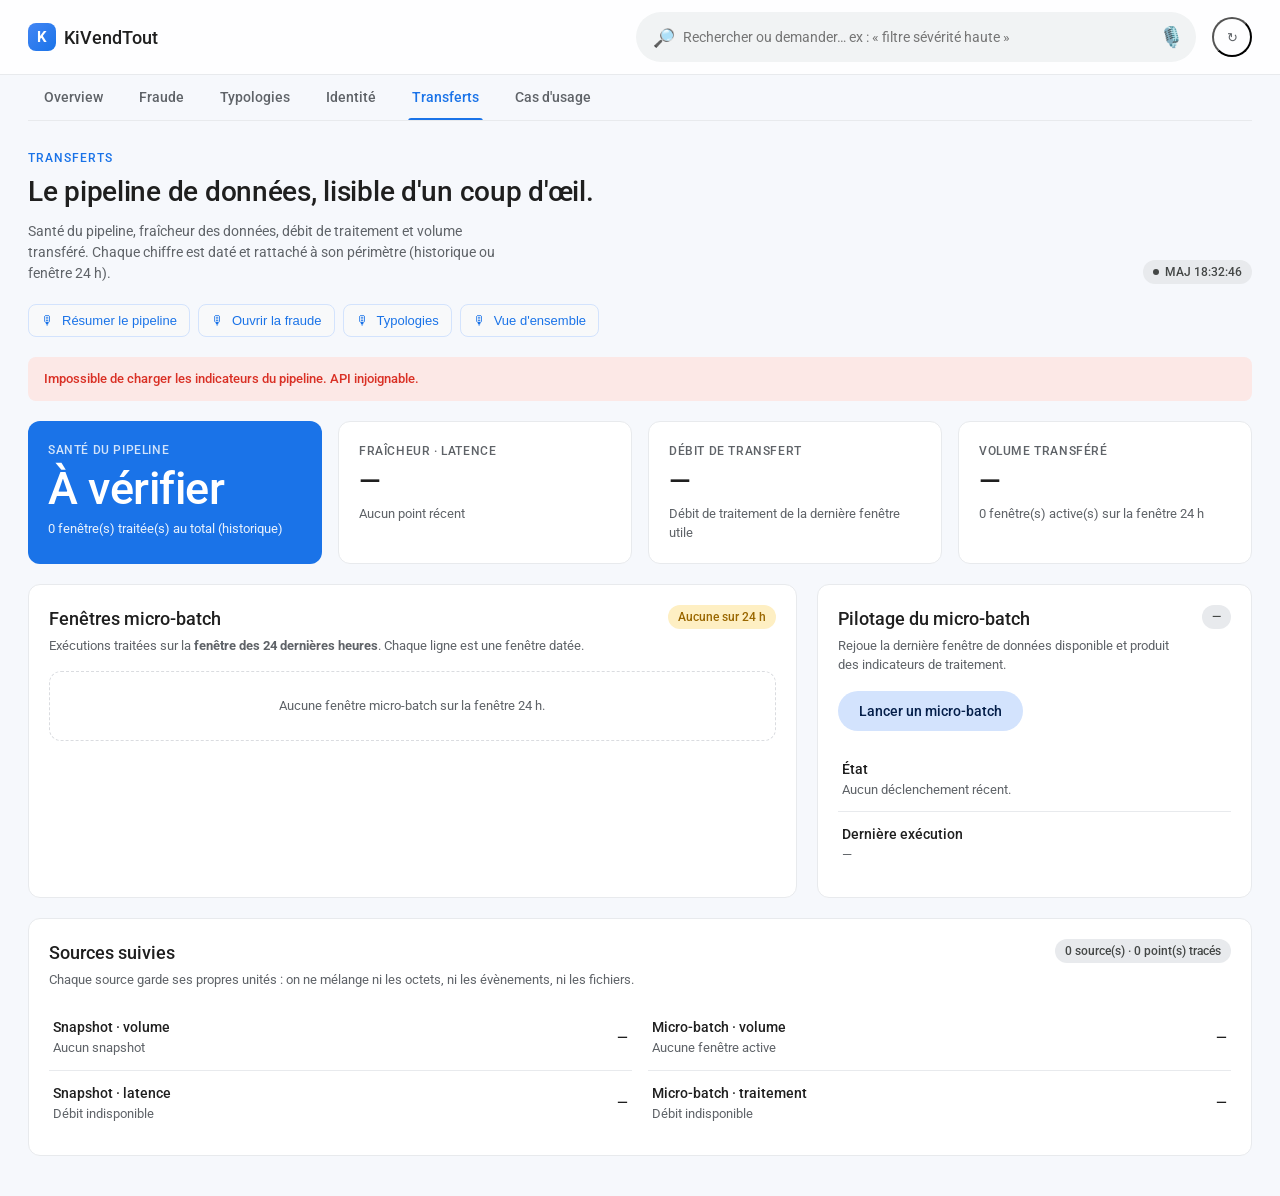
<file: dashboard/transfer_kpi_dashboard.html>
<!DOCTYPE html>
<html lang="fr">
<head>
  <meta charset="UTF-8">
  <meta name="viewport" content="width=device-width, initial-scale=1.0">
  <title>KiVendTout — Transferts</title>
  <link rel="preconnect" href="https://fonts.googleapis.com">
  <link rel="preconnect" href="https://fonts.gstatic.com" crossorigin>
  <link href="https://fonts.googleapis.com/css2?family=Roboto:wght@400;500;700&family=Roboto+Mono&display=swap" rel="stylesheet">
  <link rel="stylesheet" href="theme_v2.css">
</head>
<body>
<!-- Top app bar : marque + barre de commande (voix + texte) + actions -->
<header class="appbar">
  <div class="appbar__brand"><span class="logo">K</span> KiVendTout</div>
  <div class="appbar__spacer"></div>
  <div class="cmdbar">
    <span class="ic">🔎</span>
    <input id="cmd" type="text" placeholder="Rechercher ou demander… ex : « filtre sévérité haute »"
           aria-label="Commande" autocomplete="off">
    <button class="mic-btn" data-voice-trigger title="Parler (ou maintenir P)" aria-label="Commande vocale">🎙️</button>
  </div>
  <button class="btn--icon" id="refresh" title="Actualiser" aria-label="Actualiser">↻</button>
</header>

<div class="layout">
  <nav id="nav"></nav>

  <div class="page-head">
    <div>
      <div class="overline">Transferts</div>
      <h1>Le pipeline de données, lisible d'un coup d'œil.</h1>
      <p class="sub">Santé du pipeline, fraîcheur des données, débit de traitement et volume transféré.
        Chaque chiffre est daté et rattaché à son périmètre (historique ou fenêtre 24 h).</p>
    </div>
    <div class="head-actions">
      <span class="badge" id="freshness"><span class="badge__dot"></span>—</span>
    </div>
  </div>

  <!-- Suggestions : cliquables (souris) = équivalent des commandes vocales -->
  <div class="chip-row" aria-label="Suggestions de commandes">
    <button class="chip chip--suggest" data-cmd="résume cette page">Résumer le pipeline</button>
    <button class="chip chip--suggest" data-cmd="ouvre la vue fraude">Ouvrir la fraude</button>
    <button class="chip chip--suggest" data-cmd="montre les typologies de fraude">Typologies</button>
    <button class="chip chip--suggest" data-cmd="reviens à l'accueil">Vue d'ensemble</button>
  </div>

  <div class="error-banner" id="err">Impossible de charger les indicateurs du pipeline. API injoignable.</div>

  <!-- UNE seule rangée de KPIs : santé, fraîcheur/latence, débit, volume -->
  <section class="kpi-grid">
    <article class="kpi kpi--hero">
      <span class="kpi__label">Santé du pipeline</span>
      <span class="kpi__value skeleton" id="k-health">—</span>
      <span class="kpi__support skeleton" id="k-health-sub">contexte</span>
    </article>
    <article class="kpi">
      <span class="kpi__label">Fraîcheur · latence</span>
      <span class="kpi__value skeleton" id="k-fresh">—</span>
      <span class="kpi__support skeleton" id="k-fresh-sub">contexte</span>
    </article>
    <article class="kpi">
      <span class="kpi__label">Débit de transfert</span>
      <span class="kpi__value skeleton" id="k-speed">—</span>
      <span class="kpi__support skeleton" id="k-speed-sub">contexte</span>
    </article>
    <article class="kpi">
      <span class="kpi__label">Volume transféré</span>
      <span class="kpi__value skeleton" id="k-volume">—</span>
      <span class="kpi__support skeleton" id="k-volume-sub">contexte</span>
    </article>
  </section>

  <div class="split">
    <!-- Fenêtres micro-batch (fenêtre 24 h, daté) -->
    <section class="card">
      <div class="card__head">
        <div>
          <h2>Fenêtres micro-batch</h2>
          <p>Exécutions traitées sur la <strong>fenêtre des 24 dernières heures</strong>. Chaque ligne est une fenêtre datée.</p>
        </div>
        <span class="badge" id="mb-pill">—</span>
      </div>
      <div class="rows" id="mb-list">
        <div class="empty-state">Chargement des fenêtres…</div>
      </div>
    </section>

    <!-- Pilotage du micro-batch (sans commande shell) -->
    <aside class="card">
      <div class="card__head">
        <div>
          <h2>Pilotage du micro-batch</h2>
          <p>Rejoue la dernière fenêtre de données disponible et produit des indicateurs de traitement.</p>
        </div>
        <span class="badge" id="run-pill">—</span>
      </div>
      <div class="stack">
        <button class="btn btn--tonal" id="run-btn" style="align-self:flex-start">Lancer un micro-batch</button>
        <div class="rows">
          <div class="row">
            <div><div class="row__title">État</div>
              <div class="row__meta" id="run-copy">Aucun déclenchement récent.</div></div>
          </div>
          <div class="row">
            <div><div class="row__title">Dernière exécution</div>
              <div class="row__meta" id="run-meta">—</div></div>
          </div>
        </div>
      </div>
    </aside>
  </div>

  <!-- Sources suivies : snapshot vs micro-batch, unités formatées -->
  <section class="card">
    <div class="card__head">
      <div>
        <h2>Sources suivies</h2>
        <p>Chaque source garde ses propres unités : on ne mélange ni les octets, ni les évènements, ni les fichiers.</p>
      </div>
      <span class="badge" id="src-meta">—</span>
    </div>
    <div class="grid-2">
      <div class="rows">
        <div class="row">
          <div><div class="row__title">Snapshot · volume</div>
            <div class="row__meta" id="snap-vol-meta">—</div></div>
          <span class="row__title" id="snap-vol">—</span>
        </div>
        <div class="row">
          <div><div class="row__title">Snapshot · latence</div>
            <div class="row__meta" id="snap-lat-meta">—</div></div>
          <span class="row__title" id="snap-lat">—</span>
        </div>
      </div>
      <div class="rows">
        <div class="row">
          <div><div class="row__title">Micro-batch · volume</div>
            <div class="row__meta" id="micro-vol-meta">—</div></div>
          <span class="row__title" id="micro-vol">—</span>
        </div>
        <div class="row">
          <div><div class="row__title">Micro-batch · traitement</div>
            <div class="row__meta" id="micro-proc-meta">—</div></div>
          <span class="row__title" id="micro-proc">—</span>
        </div>
      </div>
    </div>
  </section>
</div>

<script src="dashboard_common.js"></script>
<script>
  KV.renderNav("nav");
  const $ = (id) => document.getElementById(id);

  function setKpi(id, v) { const e = $(id); if (e) { e.textContent = v; e.classList.remove("skeleton"); } }
  function setBadge(id, label, variant) {
    const e = $(id); if (!e) return;
    e.className = "badge" + (variant ? " badge--" + variant : "");
    e.innerHTML = (variant === "success" ? '<span class="badge__dot"></span>' : "") + KV.escapeHtml(label);
  }

  // Octets lisibles via KV.fmtNumber + unité explicite (plus de bytes bruts)
  function fmtBytes(n) {
    const v = Number(n);
    if (!Number.isFinite(v) || v <= 0) return "—";
    const units = ["o", "Ko", "Mo", "Go", "To"];
    let i = 0, val = v;
    while (val >= 1024 && i < units.length - 1) { val /= 1024; i++; }
    return `${KV.fmtNumber(Math.round(val * 10) / 10)} ${units[i]}`;
  }
  function fmtMs(ms) {
    const v = Number(ms);
    if (!Number.isFinite(v)) return "—";
    return v >= 1000 ? `${KV.fmtNumber(Math.round(v / 100) / 10)} s` : `${KV.fmtNumber(Math.round(v))} ms`;
  }

  // — Pilotage du micro-batch : POST après confirmation modale —
  let running = false;
  async function runMicroBatch() {
    if (running) return;
    const ok = await KV.confirmModal(
      "Lancer un micro-batch",
      "Rejouer la dernière fenêtre de données disponible et recalculer les indicateurs de traitement ?",
      false
    );
    if (!ok) return;
    running = true;
    const btn = $("run-btn");
    btn.disabled = true; btn.textContent = "Exécution en cours…";
    setBadge("run-pill", "En cours", "warning");
    $("run-copy").textContent = "Exécution du micro-batch en cours…";
    try {
      const r = await fetch(`${KV.API_URL}/api/micro-batch/run`, {
        method: "POST",
        headers: { "Content-Type": "application/json" },
        body: JSON.stringify({ mode: "once", window_seconds: 300 }),
      });
      if (!r.ok) {
        const payload = await r.json().catch(() => ({}));
        throw new Error(payload?.detail?.message || payload?.detail || `HTTP ${r.status}`);
      }
      await load();
      await KV.modal({ title: "Micro-batch lancé", message: "L'exécution est terminée. Les indicateurs sont à jour." });
    } catch (e) {
      setBadge("run-pill", "Échec", "danger");
      $("run-copy").textContent = String(e.message || e);
      await KV.modal({ title: "Échec du micro-batch", message: String(e.message || e) });
    } finally {
      running = false;
      btn.disabled = false; btn.textContent = "Lancer un micro-batch";
    }
  }

  function renderRuntime(rt) {
    if (running) return; // ne pas écraser l'état pendant une exécution déclenchée ici
    const btn = $("run-btn");
    $("run-copy").textContent = rt.message || "Aucun déclenchement récent.";
    $("run-meta").textContent = rt.finished_at
      ? `${rt.mode || "once"} · ${rt.duration_seconds != null ? KV.fmtNumber(rt.duration_seconds) + " s" : "—"} · ${KV.fmtDate(rt.finished_at)}`
      : (rt.started_at ? `${rt.mode || "once"} · démarré à ${KV.fmtDate(rt.started_at)}` : "—");
    if (rt.running) {
      setBadge("run-pill", "En cours", "warning"); btn.disabled = true; btn.textContent = "Exécution en cours…";
    } else if (rt.returncode === 0) {
      setBadge("run-pill", "Succès", "success"); btn.disabled = false; btn.textContent = "Lancer un micro-batch";
    } else if (rt.returncode != null) {
      setBadge("run-pill", "Échec", "danger"); btn.disabled = false; btn.textContent = "Relancer le micro-batch";
    } else {
      setBadge("run-pill", "Prêt", "info"); btn.disabled = false; btn.textContent = "Lancer un micro-batch";
    }
  }

  function renderKpis(readable, summaryByMetric, mbSummary) {
    const transfer = readable?.transfer || {};
    const snap = summaryByMetric?.data_lake_snapshot || {};
    const micro = summaryByMetric?.micro_batch_events || {};

    // 1. Santé : statut micro-batch (historique) — daté/libellé pour lever la contradiction
    const status = transfer.micro_batch_status || "n/a";
    const present = status === "present";
    setKpi("k-health", present ? "Présent" : (status === "actif" ? "Actif" : "À vérifier"));
    const windows = mbSummary?.windows ?? 0;
    setKpi("k-health-sub", `${KV.fmtNumber(windows)} fenêtre(s) traitée(s) au total (historique)`);

    // 2. Fraîcheur · latence : latence micro-batch + dernier point daté
    const lat = micro.latest_latency_ms;
    setKpi("k-fresh", lat != null ? fmtMs(lat) : "—");
    const lastTs = micro.latest_active_timestamp_utc || snap.latest_timestamp_utc;
    setKpi("k-fresh-sub", lastTs ? `Dernier point le ${KV.fmtDate(lastTs)}` : "Aucun point récent");

    // 3. Débit de transfert : débit micro-batch lisible
    setKpi("k-speed", micro.latest_active_speed_human || micro.latest_speed_human || snap.latest_speed_human || "—");
    setKpi("k-speed-sub", "Débit de traitement de la dernière fenêtre utile");

    // 4. Volume : volume snapshot formaté (octets → unités) + fenêtre 24 h
    const active24h = mbSummary?.active_windows ?? 0;
    const snapBytes = snap.latest_capacity_bytes;
    setKpi("k-volume", snap.latest_capacity_human || (snapBytes != null ? fmtBytes(snapBytes) : "—"));
    setKpi("k-volume-sub", `${KV.fmtNumber(active24h)} fenêtre(s) active(s) sur la fenêtre 24 h`);

    // Sources suivies
    $("snap-vol").textContent = snap.latest_capacity_human || (snapBytes != null ? fmtBytes(snapBytes) : "—");
    $("snap-vol-meta").textContent = snap.latest_timestamp_utc ? `Dernier point le ${KV.fmtDate(snap.latest_timestamp_utc)}` : "Aucun snapshot";
    $("snap-lat").textContent = snap.latest_latency_ms != null ? fmtMs(snap.latest_latency_ms) : "—";
    $("snap-lat-meta").textContent = snap.latest_speed_human || "Débit indisponible";

    $("micro-vol").textContent = micro.latest_active_capacity_human || micro.latest_capacity_human || "—";
    $("micro-vol-meta").textContent = micro.latest_active_timestamp_utc ? `Dernière fenêtre utile le ${KV.fmtDate(micro.latest_active_timestamp_utc)}` : "Aucune fenêtre active";
    $("micro-proc").textContent = micro.latest_latency_ms != null ? fmtMs(micro.latest_latency_ms) : "—";
    $("micro-proc-meta").textContent = micro.latest_active_speed_human || micro.latest_speed_human || "Débit indisponible";
  }

  function renderMicroBatch(mb) {
    const summary = mb?.summary || {};
    const windows = mb?.recent_windows || [];
    const active = summary.active_windows ?? 0;
    setBadge("mb-pill", active > 0 ? "Actif · 24 h" : "Aucune sur 24 h", active > 0 ? "success" : "warning");

    const list = $("mb-list");
    if (!windows.length) {
      list.innerHTML = '<div class="empty-state">Aucune fenêtre micro-batch sur la fenêtre 24 h.</div>';
      return;
    }
    list.innerHTML = windows.slice(0, 8).map((w) => {
      const evt = Number(w.total_events || 0);
      const tag = evt > 0
        ? `<span class="badge badge--success"><span class="badge__dot"></span>${KV.fmtNumber(evt)} évt</span>`
        : `<span class="badge badge--warning">${KV.fmtNumber(evt)} évt</span>`;
      return `<div class="row">
        <div>
          <div class="row__title">Run du ${KV.escapeHtml(KV.fmtDate(w.processed_at))}</div>
          <div class="row__meta">Fenêtre source ${KV.escapeHtml(KV.fmtDate(w.batch_started_at))} → ${KV.escapeHtml(KV.fmtDate(w.batch_ended_at))} · ${fmtMs(w.latency_ms || 0)} · ${KV.fmtNumber(Math.round((w.speed_events_per_sec || 0) * 100) / 100)} évt/s</div>
        </div>${tag}
      </div>`;
    }).join("");
  }

  async function load() {
    $("err").classList.remove("show");
    const [kpis, micro, readable, runtime] = await Promise.allSettled([
      KV.getJSON("/api/transfer/kpis?limit=300"),
      KV.getJSON("/api/micro-batch/stats?window_hours=24&limit=200"),
      KV.getJSON("/api/kpis/readable?limit=300&micro_batch_window_hours=24"),
      KV.getJSON("/api/micro-batch/runtime"),
    ]).then((r) => r.map((x) => (x.status === "fulfilled" ? x.value : null)));

    if (!kpis && !readable && !micro) { $("err").classList.add("show"); }

    renderKpis(readable || {}, (kpis || {}).summary_by_metric || {}, (micro || {}).summary || {});
    renderMicroBatch(micro || {});
    if (runtime) renderRuntime(runtime);

    const total = (kpis?.kpis || []).length;
    const srcCount = Object.keys(kpis?.metrics_count || {}).length;
    $("src-meta").textContent = `${KV.fmtNumber(srcCount)} source(s) · ${KV.fmtNumber(total)} point(s) tracés`;
    $("freshness").innerHTML = '<span class="badge__dot"></span>MAJ ' + new Date().toLocaleTimeString("fr-FR");
  }

  $("run-btn").addEventListener("click", runMicroBatch);

  // Barre de commande : taper Entrée = exécuter (équivalent texte de la voix)
  $("cmd").addEventListener("keydown", (e) => {
    if (e.key === "Enter" && e.target.value.trim() && window.KVVoice) {
      window.KVVoice.runText(e.target.value.trim()); e.target.value = "";
    }
  });
  $("refresh").addEventListener("click", load);
  KV.createPoller(load, 15000).start();
</script>
<script src="voice_control.js"></script>
</body>
</html>
</file>
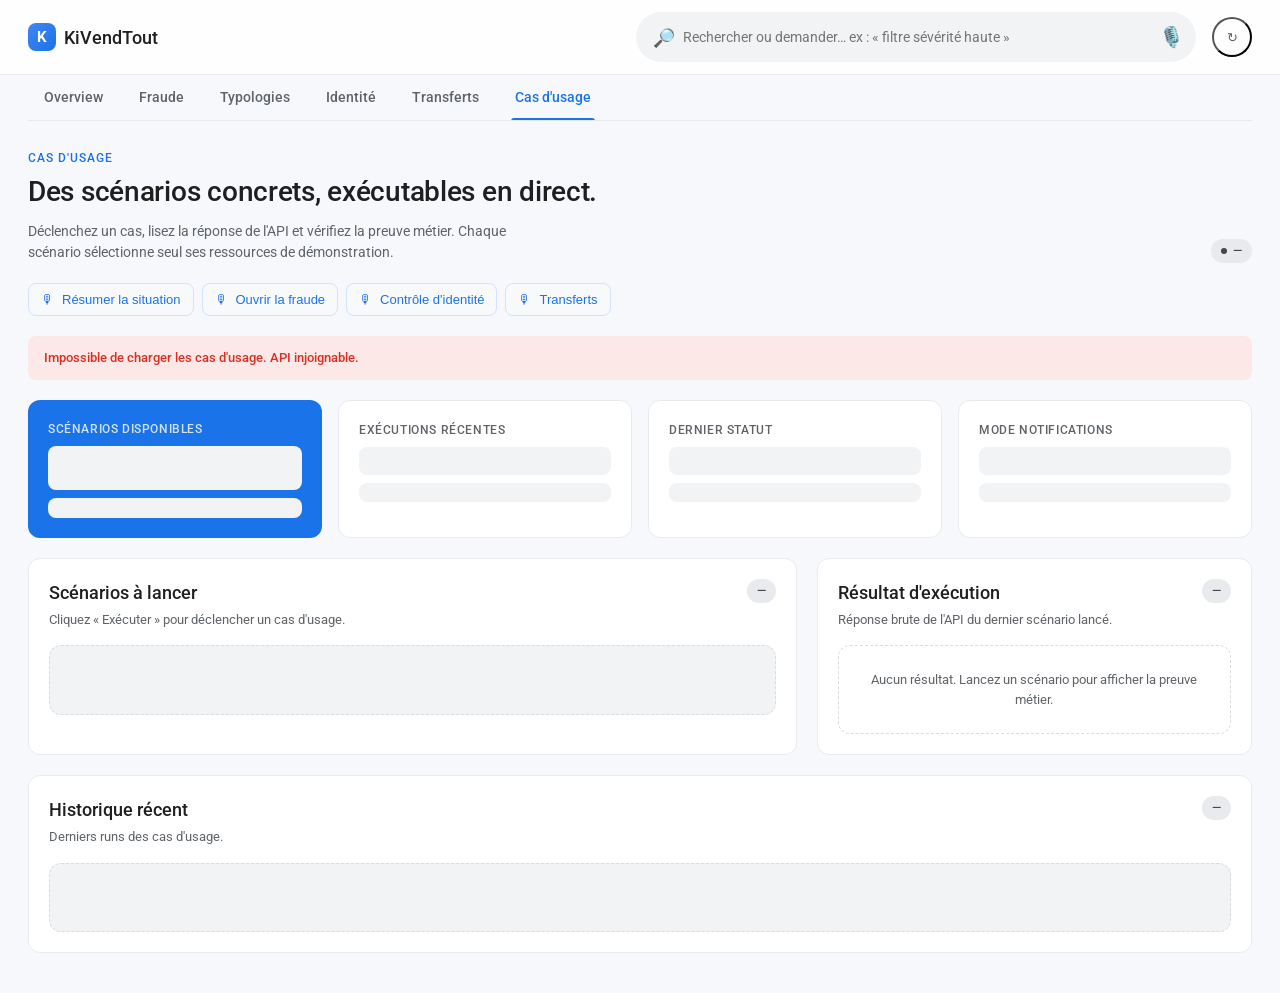
<file: dashboard/use_cases_dashboard.html>
<!DOCTYPE html>
<html lang="fr">
<head>
  <meta charset="UTF-8">
  <meta name="viewport" content="width=device-width, initial-scale=1.0">
  <title>KiVendTout — Cas d'usage</title>
  <link rel="preconnect" href="https://fonts.googleapis.com">
  <link rel="preconnect" href="https://fonts.gstatic.com" crossorigin>
  <link href="https://fonts.googleapis.com/css2?family=Roboto:wght@400;500;700&family=Roboto+Mono&display=swap" rel="stylesheet">
  <link rel="stylesheet" href="theme_v2.css">
</head>
<body>
<!-- Top app bar : marque + barre de commande (voix + texte) + actions -->
<header class="appbar">
  <div class="appbar__brand"><span class="logo">K</span> KiVendTout</div>
  <div class="appbar__spacer"></div>
  <div class="cmdbar">
    <span class="ic">🔎</span>
    <input id="cmd" type="text" placeholder="Rechercher ou demander… ex : « filtre sévérité haute »"
           aria-label="Commande" autocomplete="off">
    <button class="mic-btn" data-voice-trigger title="Parler (ou maintenir P)" aria-label="Commande vocale">🎙️</button>
  </div>
  <button class="btn--icon" id="refresh" title="Actualiser" aria-label="Actualiser">↻</button>
</header>

<div class="layout">
  <nav id="nav"></nav>

  <div class="page-head">
    <div>
      <div class="overline">Cas d'usage</div>
      <h1>Des scénarios concrets, exécutables en direct.</h1>
      <p class="sub">Déclenchez un cas, lisez la réponse de l'API et vérifiez la preuve métier.
        Chaque scénario sélectionne seul ses ressources de démonstration.</p>
    </div>
    <div class="head-actions">
      <span class="badge" id="freshness"><span class="badge__dot"></span>—</span>
    </div>
  </div>

  <!-- Suggestions : cliquables (souris) = équivalent des commandes vocales -->
  <div class="chip-row" aria-label="Suggestions de commandes">
    <button class="chip chip--suggest" data-cmd="résume cette page">Résumer la situation</button>
    <button class="chip chip--suggest" data-cmd="ouvre la vue fraude">Ouvrir la fraude</button>
    <button class="chip chip--suggest" data-cmd="ouvre l'identité">Contrôle d'identité</button>
    <button class="chip chip--suggest" data-cmd="affiche les transferts">Transferts</button>
  </div>

  <div class="error-banner" id="err">Impossible de charger les cas d'usage. API injoignable.</div>

  <section class="kpi-grid">
    <article class="kpi kpi--hero">
      <span class="kpi__label">Scénarios disponibles</span>
      <span class="kpi__value skeleton" id="k-scenarios">0</span>
      <span class="kpi__support skeleton" id="k-scenarios-sub">contexte</span>
    </article>
    <article class="kpi">
      <span class="kpi__label">Exécutions récentes</span>
      <span class="kpi__value skeleton" id="k-runs">0</span>
      <span class="kpi__support skeleton" id="k-runs-sub">contexte</span>
    </article>
    <article class="kpi">
      <span class="kpi__label">Dernier statut</span>
      <span class="kpi__value skeleton" id="k-status">—</span>
      <span class="kpi__support skeleton" id="k-status-sub">contexte</span>
    </article>
    <article class="kpi">
      <span class="kpi__label">Mode notifications</span>
      <span class="kpi__value skeleton" id="k-notif">—</span>
      <span class="kpi__support skeleton" id="k-notif-sub">contexte</span>
    </article>
  </section>

  <div class="split">
    <section class="card">
      <div class="card__head">
        <div><h2>Scénarios à lancer</h2>
          <p>Cliquez « Exécuter » pour déclencher un cas d'usage.</p></div>
        <span class="badge" id="scenario-meta">—</span>
      </div>
      <div class="grid-2" id="scenario-grid">
        <div class="empty-state skeleton">Chargement des scénarios…</div>
      </div>
    </section>

    <aside class="card">
      <div class="card__head">
        <div><h2>Résultat d'exécution</h2>
          <p>Réponse brute de l'API du dernier scénario lancé.</p></div>
        <span class="badge" id="result-meta">—</span>
      </div>
      <div id="result-panel">
        <div class="empty-state">Aucun résultat. Lancez un scénario pour afficher la preuve métier.</div>
      </div>
    </aside>
  </div>

  <section class="card">
    <div class="card__head">
      <div><h2>Historique récent</h2>
        <p>Derniers runs des cas d'usage.</p></div>
      <span class="badge" id="history-meta">—</span>
    </div>
    <div class="rows" id="history-rows">
      <div class="empty-state skeleton">Chargement de l'historique…</div>
    </div>
  </section>
</div>

<script src="dashboard_common.js"></script>
<script>
  KV.renderNav("nav");
  const $ = (id) => document.getElementById(id);
  function setKpi(id, v) { const e = $(id); if (e) { e.textContent = v; e.classList.remove("skeleton"); } }

  // État local : la liste est rafraîchie par le poller, JAMAIS le résultat affiché.
  let useCases = [];
  let useCaseHistory = [];
  let notificationMode = "—";
  let selectedResult = null; // résultat de la dernière exécution (protégé du refresh)

  function variantForPass(passed) {
    if (passed === true) return "success";
    if (passed === false) return "danger";
    return "";
  }
  function labelForPass(passed) {
    if (passed === true) return "Conforme";
    if (passed === false) return "À vérifier";
    return "Jamais lancé";
  }

  function renderKpis() {
    const executed = useCases.filter((it) => it.last_run).length;
    setKpi("k-scenarios", KV.fmtNumber(useCases.length));
    setKpi("k-scenarios-sub", `${KV.fmtNumber(executed)} déjà exécuté(s)`);

    const passed = useCaseHistory.filter((it) => it.passed).length;
    setKpi("k-runs", KV.fmtNumber(useCaseHistory.length));
    setKpi("k-runs-sub", `${KV.fmtNumber(passed)} run(s) conforme(s)`);

    const last = selectedResult || useCaseHistory[0] || null;
    setKpi("k-status", last ? (last.passed ? "OK" : "KO") : "—");
    setKpi("k-status-sub", last
      ? `${last.title || last.definition?.title || "—"} · ${last.outcome || "—"}`
      : "Aucun run");

    setKpi("k-notif", notificationMode || "—");
    setKpi("k-notif-sub",
      notificationMode === "preview" ? "Aperçu email généré localement"
      : notificationMode === "smtp" ? "Canal SMTP branché"
      : "Canal non configuré");
  }

  function renderScenarioGrid() {
    const c = $("scenario-grid");
    if (!useCases.length) {
      c.innerHTML = '<div class="empty-state">Aucun cas d\'usage disponible.</div>';
      $("scenario-meta").textContent = "0";
      return;
    }
    c.innerHTML = useCases.map((it) => {
      const lr = it.last_run;
      const v = lr ? variantForPass(lr.passed) : "";
      const badge = `<span class="badge${v ? " badge--" + v : ""}">${KV.escapeHtml(lr ? (lr.passed ? "OK" : "KO") : "new")}</span>`;
      return `<article class="card">
        <div class="card__head">
          <div><h2 style="font-size:var(--t-title-sm)">${KV.escapeHtml(it.title || it.key)}</h2>
            <p>${KV.escapeHtml(it.domain || "")} · attendu : ${KV.escapeHtml(it.expected_outcome || "—")}</p></div>
          ${badge}
        </div>
        <p class="muted" style="font-size:var(--t-body-sm);margin:0 0 var(--space-4)">${KV.escapeHtml(it.description || "")}</p>
        <div class="chip-row" style="margin-bottom:var(--space-4)">
          <span class="badge badge--info">${KV.escapeHtml(it.proof || "preuve métier")}</span>
        </div>
        <div class="head-actions">
          <button class="btn btn--filled" data-run="${KV.escapeHtml(it.key)}">Exécuter</button>
          <span class="muted" style="font-size:var(--t-body-sm)">${lr ? KV.fmtDate(lr.timestamp) : "Jamais lancé"}</span>
        </div>
      </article>`;
    }).join("");
    $("scenario-meta").textContent = `${useCases.length} scénario(s)`;
  }

  function renderResult() {
    const p = $("result-panel");
    const record = selectedResult;
    if (!record) {
      p.innerHTML = '<div class="empty-state">Aucun résultat. Lancez un scénario pour afficher la preuve métier.</div>';
      $("result-meta").textContent = "—";
      return;
    }
    const title = record.title || record.definition?.title || "Résultat";
    const v = variantForPass(record.passed);
    p.innerHTML = `
      <div class="rows" style="margin-bottom:var(--space-4)">
        <div class="row"><div class="row__title">${KV.escapeHtml(title)}</div>
          <span class="badge${v ? " badge--" + v : ""}">${KV.escapeHtml(labelForPass(record.passed))}</span></div>
        <div class="row"><div class="row__meta">Issue</div><span class="row__meta">${KV.escapeHtml(record.outcome || "—")}</span></div>
        <div class="row"><div class="row__meta">Statut HTTP</div><span class="row__meta">${KV.escapeHtml(String(record.http_status ?? "—"))}</span></div>
        <div class="row"><div class="row__meta">Exécuté le</div><span class="row__meta">${KV.escapeHtml(KV.fmtDate(record.timestamp))}</span></div>
      </div>
      ${record.business_message ? `<p class="muted" style="font-size:var(--t-body-sm);margin:0 0 var(--space-4)">${KV.escapeHtml(record.business_message)}</p>` : ""}
      <pre style="margin:0;padding:var(--space-4);border-radius:var(--radius-xs);background:var(--surface-2);color:var(--on-surface);overflow:auto;font-family:var(--font-mono);font-size:var(--t-body-sm);line-height:1.6;max-height:420px">${KV.escapeHtml(JSON.stringify(record.response ?? record, null, 2))}</pre>`;
    $("result-meta").textContent = `${title}${record.duration_ms != null ? " · " + record.duration_ms + " ms" : ""}`;
  }

  function renderHistory() {
    const c = $("history-rows");
    if (!useCaseHistory.length) {
      c.innerHTML = '<div class="empty-state">Aucun run récent.</div>';
      $("history-meta").textContent = "—";
      return;
    }
    c.innerHTML = useCaseHistory.slice(0, 8).map((it) => {
      const v = variantForPass(it.passed);
      return `<div class="row">
        <div>
          <div class="row__title">${KV.escapeHtml(it.title || it.use_case_key || "—")}</div>
          <div class="row__meta">${KV.escapeHtml(it.business_message || it.outcome || "—")} · ${KV.escapeHtml(KV.fmtDate(it.timestamp))}</div>
        </div>
        <span class="badge${v ? " badge--" + v : ""}">${KV.escapeHtml(it.passed ? "OK" : "KO")}</span>
      </div>`;
    }).join("");
    $("history-meta").textContent = `${useCaseHistory.length} run(s)`;
  }

  // Exécution d'un scénario : POST /api/use-cases/{key}/run
  async function runUseCase(key) {
    const btns = document.querySelectorAll(`[data-run="${CSS.escape(key)}"]`);
    btns.forEach((b) => { b.disabled = true; b.textContent = "Exécution…"; });
    try {
      const r = await fetch(`${KV.API_URL}/api/use-cases/${encodeURIComponent(key)}/run`, { method: "POST" });
      if (!r.ok) throw new Error(`HTTP ${r.status}`);
      selectedResult = await r.json();   // protégé : le poller ne l'écrasera pas
      renderResult();
      renderKpis();
      await load();                      // rafraîchit la liste + l'historique
    } catch (e) {
      console.error(e);
      await KV.modal({ title: "Échec de l'exécution",
        message: `Le scénario « ${key} » n'a pas pu être exécuté (${e.message}).`,
        confirmLabel: "Fermer" });
    } finally {
      btns.forEach((b) => { b.disabled = false; b.textContent = "Exécuter"; });
    }
  }

  // Le poller ne rafraîchit QUE la liste/historique, jamais le résultat affiché.
  async function load() {
    $("err").classList.remove("show");
    const [payload] = await Promise.allSettled([
      KV.getJSON("/api/use-cases?limit_history=12"),
    ]).then((rs) => rs.map((x) => (x.status === "fulfilled" ? x.value : null)));

    if (!payload) { $("err").classList.add("show"); return; }

    useCases = payload.items || [];
    useCaseHistory = payload.history || [];
    notificationMode = payload.notification_mode || "—";

    renderKpis();
    renderScenarioGrid();
    renderHistory();
    // renderResult() volontairement absent : on ne touche pas au résultat en cours.

    $("freshness").innerHTML = '<span class="badge__dot"></span>MAJ ' + new Date().toLocaleTimeString("fr-FR");
  }

  // Délégation : boutons « Exécuter » des cartes scénario
  $("scenario-grid").addEventListener("click", (e) => {
    const btn = e.target.closest("[data-run]");
    if (btn) runUseCase(btn.getAttribute("data-run"));
  });

  // Barre de commande : taper Entrée = exécuter (équivalent texte de la voix)
  $("cmd").addEventListener("keydown", (e) => {
    if (e.key === "Enter" && e.target.value.trim() && window.KVVoice) {
      window.KVVoice.runText(e.target.value.trim()); e.target.value = "";
    }
  });
  $("refresh").addEventListener("click", load);
  KV.createPoller(load, 15000).start();
</script>
<script src="voice_control.js"></script>
</body>
</html>
</file>
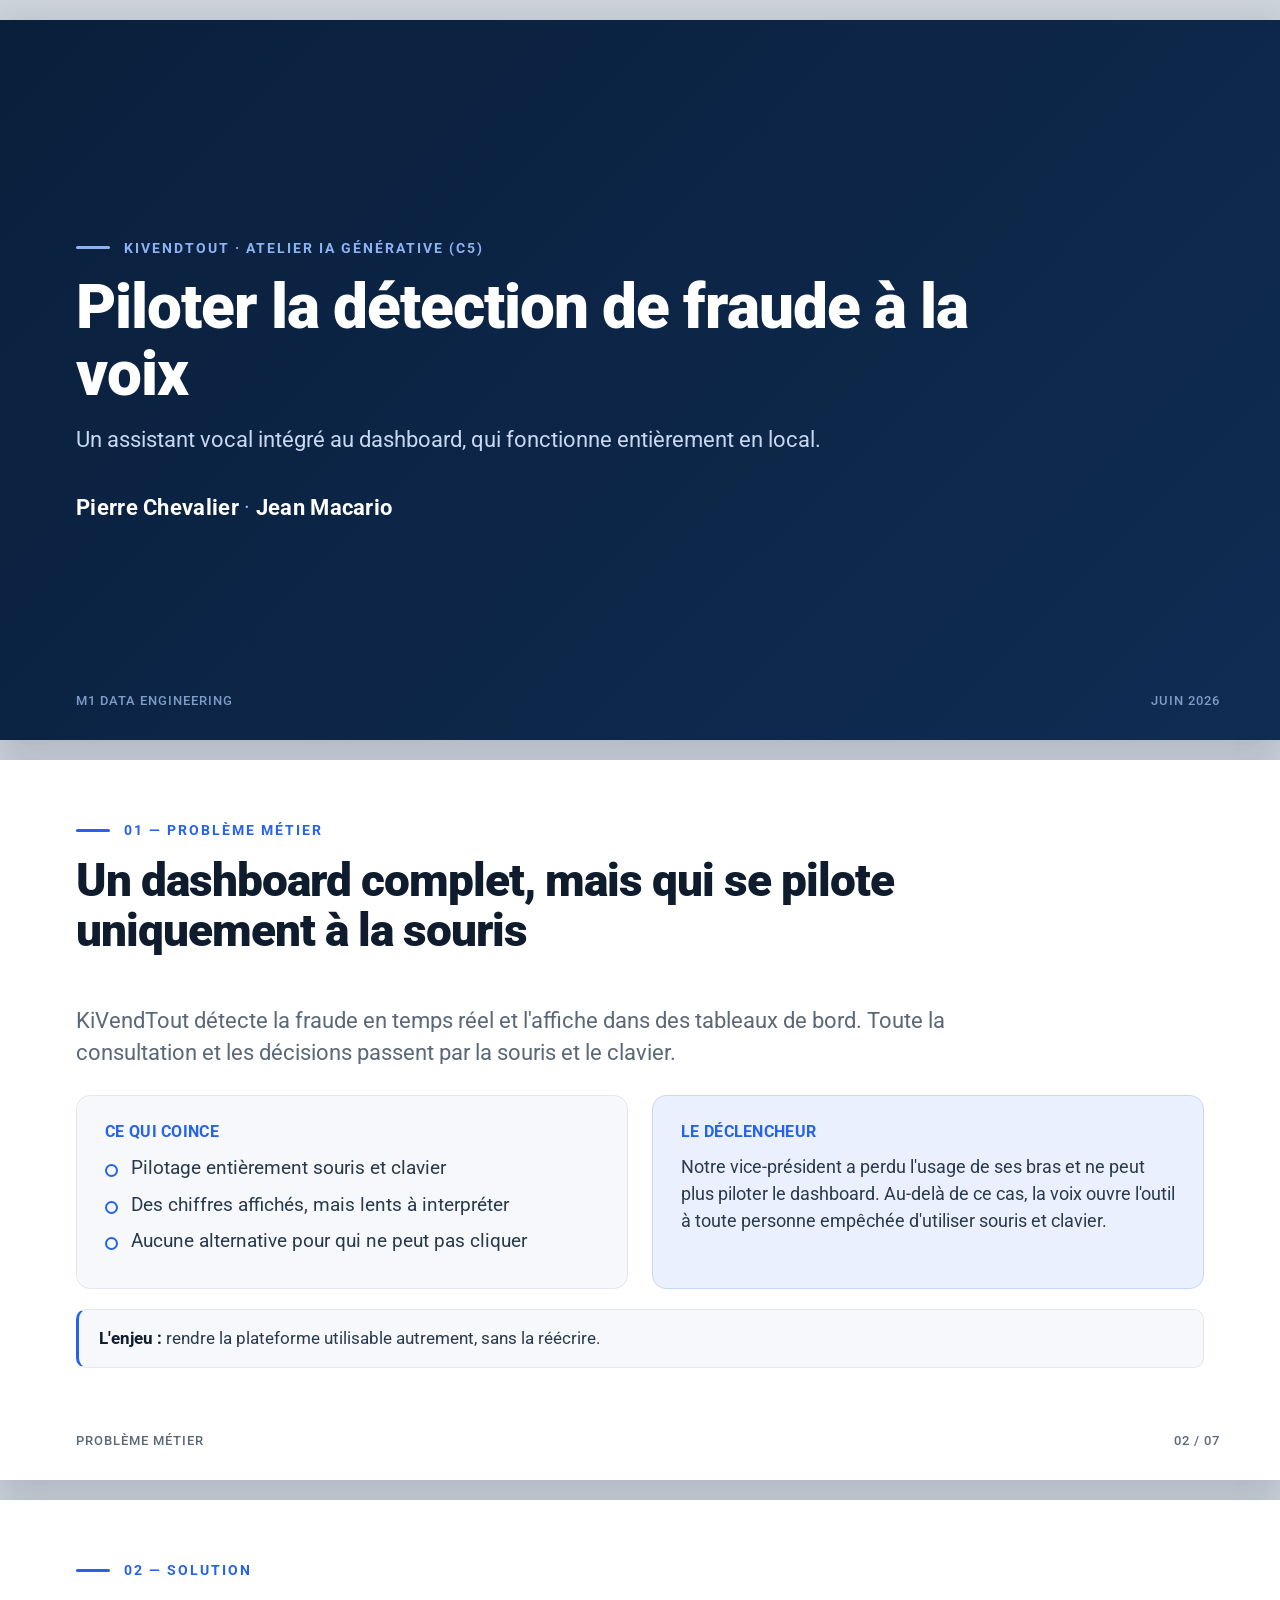
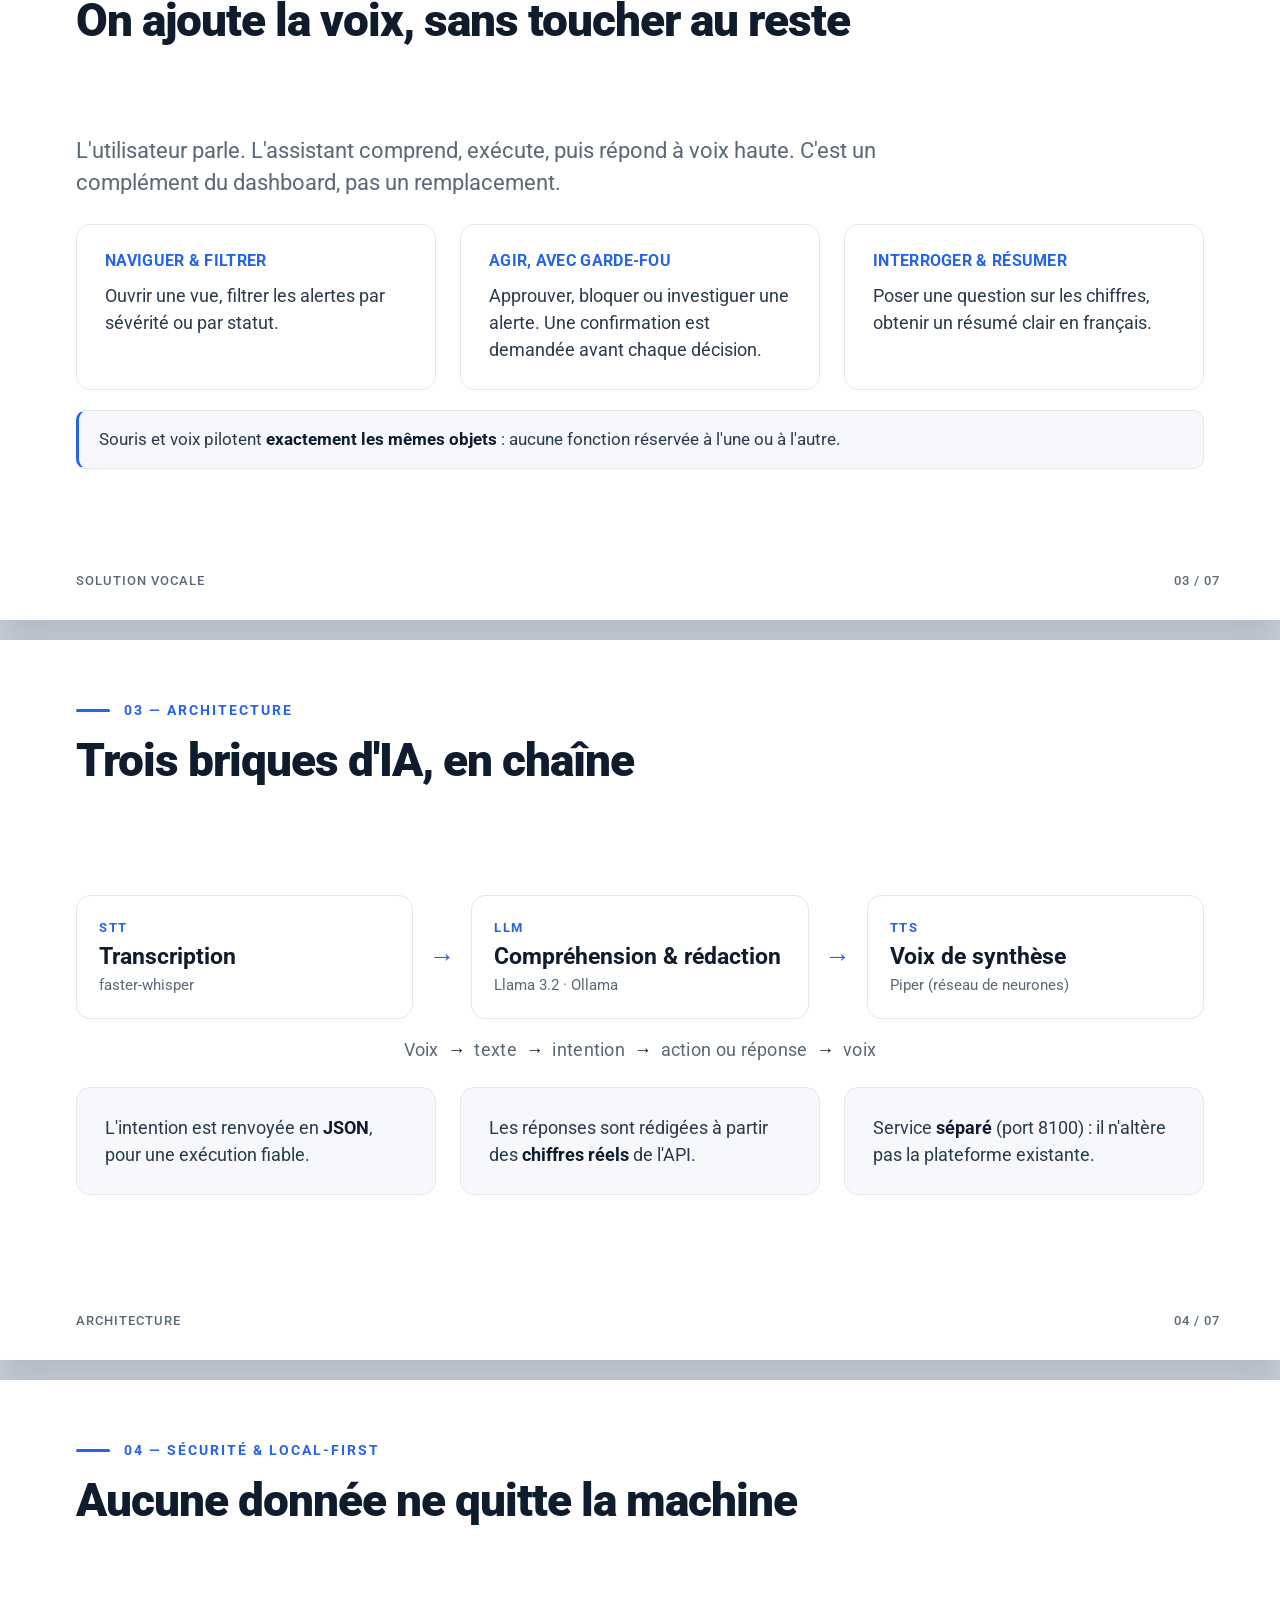
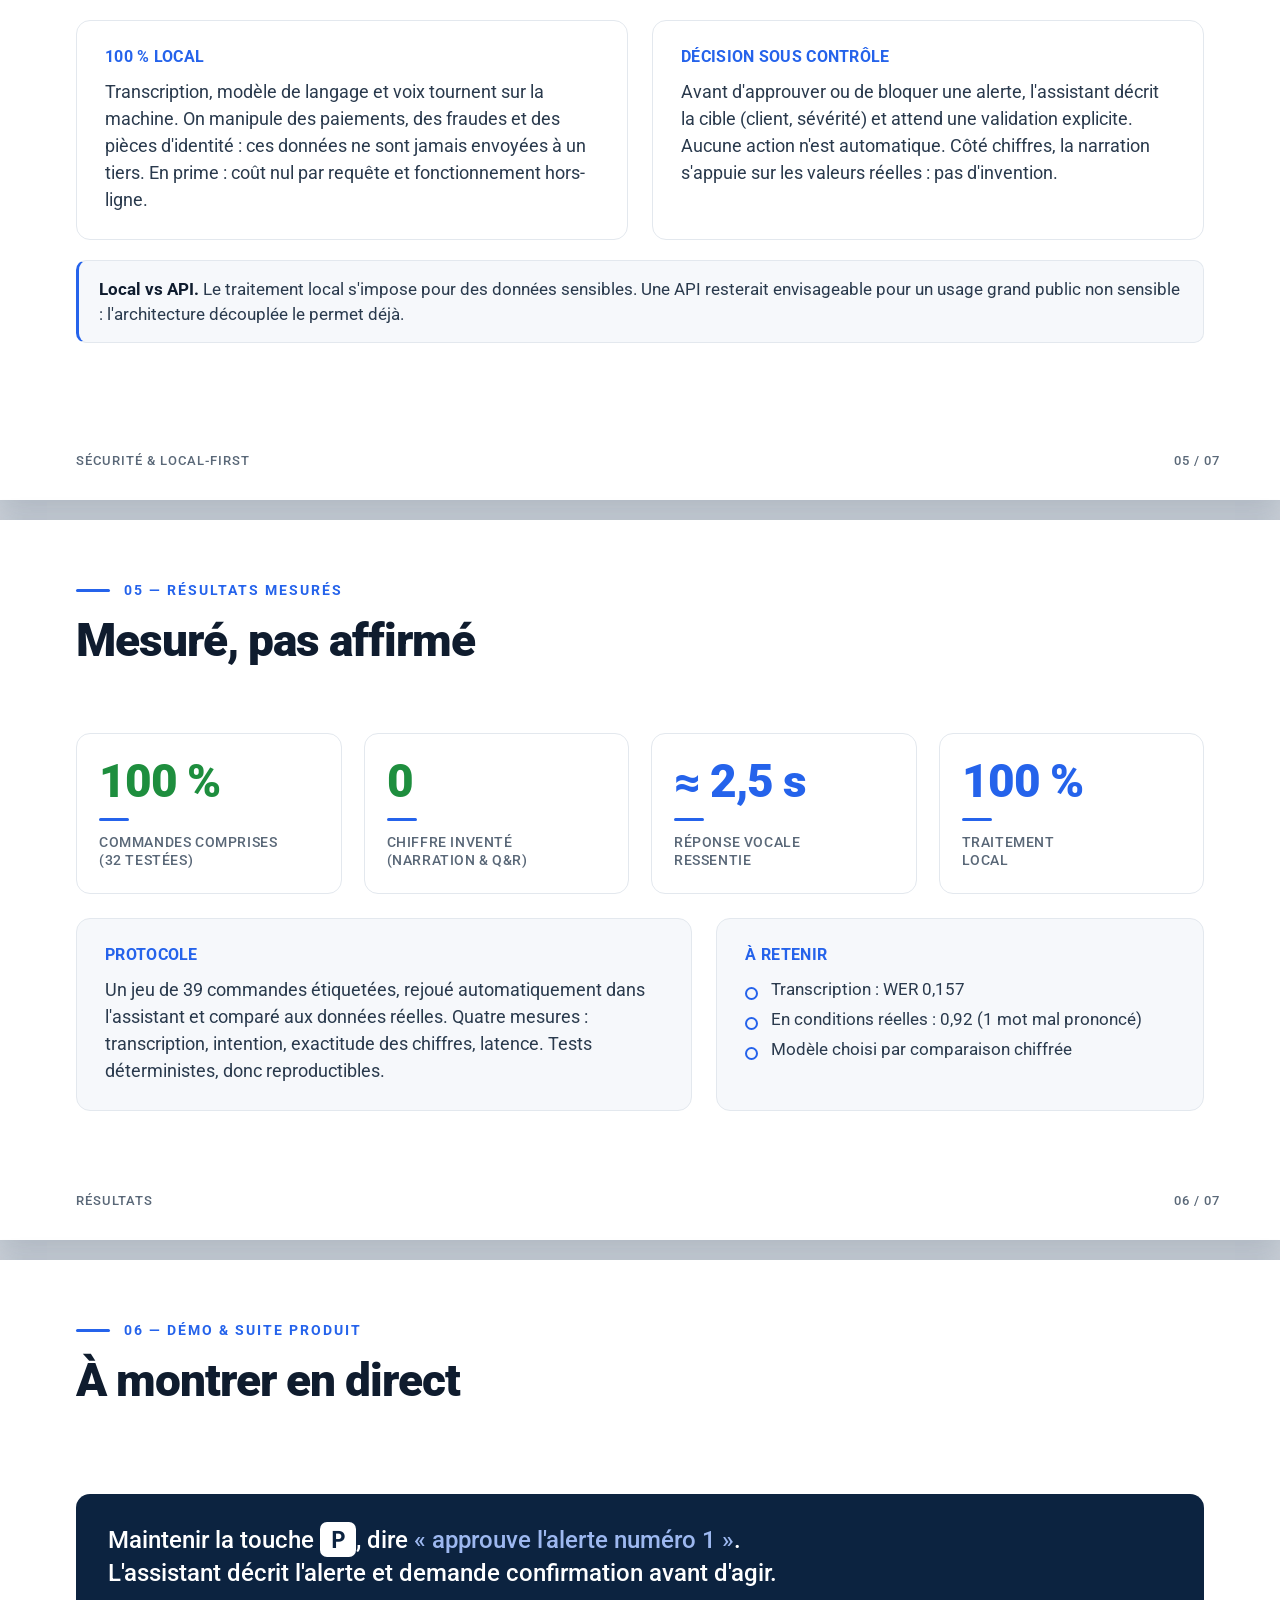
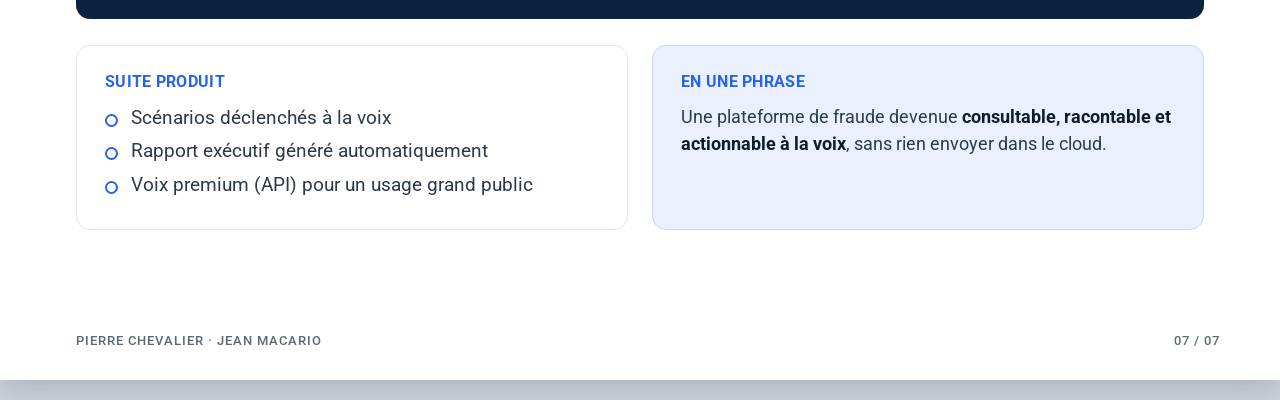
<file: docs/genai/PRESENTATION.html>
<!DOCTYPE html>
<html lang="fr">
<head>
<meta charset="UTF-8">
<title>KiVendTout — Assistant vocal · Présentation</title>
<link rel="preconnect" href="https://fonts.googleapis.com">
<link rel="preconnect" href="https://fonts.gstatic.com" crossorigin>
<link href="https://fonts.googleapis.com/css2?family=Roboto:wght@400;500;700;900&family=Roboto+Mono&display=swap" rel="stylesheet">
<style>
  :root{
    --navy:#0c2340; --ink:#0f1c2e; --accent:#2563eb; --accent-soft:#eaf0fe;
    --muted:#5a6878; --line:#e3e8ee; --surface:#f6f8fb; --good:#1e8e3e;
  }
  *{box-sizing:border-box;margin:0;padding:0}
  html{font-family:'Roboto',-apple-system,BlinkMacSystemFont,sans-serif;color:var(--ink);-webkit-font-smoothing:antialiased}
  body{background:#cdd3da}
  .slide{
    width:1280px;height:720px;background:#fff;position:relative;overflow:hidden;
    margin:20px auto;padding:62px 76px;display:flex;flex-direction:column;
    box-shadow:0 8px 30px rgba(12,35,64,.18);
  }
  .eyebrow{display:flex;align-items:center;gap:14px;font-size:14px;font-weight:700;letter-spacing:2px;
    text-transform:uppercase;color:var(--accent)}
  .eyebrow::before{content:"";width:34px;height:3px;background:var(--accent);border-radius:2px}
  h1{font-size:46px;font-weight:900;letter-spacing:-1px;line-height:1.08;margin:18px 0 0;max-width:18em}
  .lead{font-size:22px;color:var(--muted);line-height:1.45;margin-top:16px;max-width:40em}
  .grow{flex:1;display:flex;flex-direction:column;justify-content:center}
  .row{display:flex;gap:24px}
  .pagenum{position:absolute;bottom:32px;right:60px;font-size:13px;color:var(--muted);font-weight:500;letter-spacing:1px}
  .foot{position:absolute;bottom:32px;left:76px;font-size:13px;color:var(--muted);font-weight:500;letter-spacing:1px}
  .card{flex:1;border:1px solid var(--line);border-radius:14px;padding:26px 28px;background:#fff}
  .card.fill{background:var(--surface)}
  .card.accent{background:var(--accent-soft);border-color:#c7d7fb}
  .card h3{font-size:16px;font-weight:700;letter-spacing:.3px;color:var(--accent);margin-bottom:12px;text-transform:uppercase}
  .card p{font-size:18px;line-height:1.5;color:#2a3a4d}
  .lst{list-style:none;font-size:18.5px;line-height:1.7;color:#2a3a4d}
  .lst li{padding-left:26px;position:relative;margin:5px 0}
  .lst li::before{content:"";position:absolute;left:0;top:11px;width:9px;height:9px;border:2px solid var(--accent);border-radius:50%}
  .lst.tight li{margin:2px 0}
  b{color:var(--ink)}
  /* metrics */
  .kpis{display:flex;gap:22px}
  .kpi{flex:1;border:1px solid var(--line);border-radius:14px;padding:24px 22px}
  .kpi .v{font-size:46px;font-weight:900;color:var(--ink);line-height:1;letter-spacing:-1px}
  .kpi .v.a{color:var(--accent)} .kpi .v.g{color:var(--good)}
  .kpi .l{font-size:13.5px;color:var(--muted);margin-top:12px;text-transform:uppercase;letter-spacing:.6px;font-weight:500;line-height:1.35}
  .kpi .bar{width:30px;height:3px;background:var(--accent);border-radius:2px;margin-top:14px}
  /* pipeline */
  .pipe{display:flex;align-items:stretch;gap:0;margin-top:6px}
  .pbox{flex:1;border:1px solid var(--line);border-radius:14px;padding:24px 22px;background:#fff}
  .pbox .n{font-size:13px;font-weight:700;letter-spacing:1.5px;color:var(--accent);text-transform:uppercase}
  .pbox .t{font-size:23px;font-weight:700;margin-top:8px;color:var(--ink)}
  .pbox .s{font-size:15px;color:var(--muted);margin-top:6px}
  .arrow{display:flex;align-items:center;color:var(--accent);font-size:26px;padding:0 16px;font-weight:300}
  .flow{margin-top:20px;font-size:18px;color:var(--muted);text-align:center;letter-spacing:.3px}
  .flow b{color:var(--ink);font-weight:700}
  .note{display:flex;gap:12px;align-items:flex-start;background:var(--surface);border:1px solid var(--line);
    border-left:3px solid var(--accent);border-radius:10px;padding:16px 20px;font-size:17px;color:#2a3a4d;margin-top:20px;line-height:1.45}
  .tag{display:inline-block;font-size:12.5px;font-weight:700;letter-spacing:.5px;text-transform:uppercase;
    background:var(--accent-soft);color:var(--accent);border-radius:6px;padding:3px 9px;vertical-align:middle}
  /* demo */
  .demo{background:var(--navy);color:#fff;border-radius:14px;padding:28px 32px}
  .demo .q{font-size:24px;font-weight:500;line-height:1.4}
  .demo .key{display:inline-block;background:#fff;color:var(--navy);border-radius:7px;padding:1px 11px;font-weight:900;font-family:'Roboto Mono',monospace}
  .demo .said{color:#9db8f0}
  /* cover */
  .cover{background:linear-gradient(135deg,#0a1f3c 0%,#0f2c52 100%);color:#fff;justify-content:center;padding-left:76px}
  .cover .eyebrow{color:#8fb2f5}
  .cover .eyebrow::before{background:#8fb2f5}
  .cover h1{font-size:62px;max-width:16em}
  .cover .lead{color:#c9d8f2;max-width:34em}
  .cover .auth{margin-top:40px;font-size:22px;font-weight:700;letter-spacing:.3px}
  .cover .auth span{color:#8fb2f5;font-weight:400}
  .cover .foot,.cover .pagenum{color:#7f9cc8}
  @page{size:1280px 720px;margin:0}
  @media print{ body{background:#fff} .slide{margin:0;box-shadow:none;page-break-after:always} }
</style>
</head>
<body>

<!-- ===== 1 · COUVERTURE ===== -->
<section class="slide cover">
  <div class="eyebrow">KiVendTout · Atelier IA générative (C5)</div>
  <h1>Piloter la détection de fraude à la voix</h1>
  <p class="lead">Un assistant vocal intégré au dashboard, qui fonctionne entièrement en local.</p>
  <div class="auth">Pierre Chevalier <span>·</span> Jean Macario</div>
  <span class="foot">M1 DATA ENGINEERING</span>
  <span class="pagenum">JUIN 2026</span>
</section>

<!-- ===== 2 · PROBLÈME MÉTIER ===== -->
<section class="slide">
  <div class="eyebrow">01 — Problème métier</div>
  <h1>Un dashboard complet, mais qui se pilote uniquement à la souris</h1>
  <div class="grow">
    <p class="lead" style="margin-top:0">KiVendTout détecte la fraude en temps réel et l'affiche dans des
      tableaux de bord. Toute la consultation et les décisions passent par la souris et le clavier.</p>
    <div class="row" style="margin-top:26px">
      <div class="card fill">
        <h3>Ce qui coince</h3>
        <ul class="lst">
          <li>Pilotage entièrement souris et clavier</li>
          <li>Des chiffres affichés, mais lents à interpréter</li>
          <li>Aucune alternative pour qui ne peut pas cliquer</li>
        </ul>
      </div>
      <div class="card accent">
        <h3>Le déclencheur</h3>
        <p>Notre vice-président a perdu l'usage de ses bras et ne peut plus piloter le dashboard.
        Au-delà de ce cas, la voix ouvre l'outil à toute personne empêchée d'utiliser souris et clavier.</p>
      </div>
    </div>
    <div class="note"><span><b>L'enjeu :</b> rendre la plateforme utilisable autrement, sans la réécrire.</span></div>
  </div>
  <span class="foot">PROBLÈME MÉTIER</span>
  <span class="pagenum">02 / 07</span>
</section>

<!-- ===== 3 · SOLUTION ===== -->
<section class="slide">
  <div class="eyebrow">02 — Solution</div>
  <h1>On ajoute la voix, sans toucher au reste</h1>
  <div class="grow">
    <p class="lead" style="margin-top:0">L'utilisateur parle. L'assistant comprend, exécute, puis répond
      à voix haute. C'est un complément du dashboard, pas un remplacement.</p>
    <div class="row" style="margin-top:26px">
      <div class="card">
        <h3>Naviguer &amp; filtrer</h3>
        <p>Ouvrir une vue, filtrer les alertes par sévérité ou par statut.</p>
      </div>
      <div class="card">
        <h3>Agir, avec garde-fou</h3>
        <p>Approuver, bloquer ou investiguer une alerte. Une confirmation est demandée avant chaque décision.</p>
      </div>
      <div class="card">
        <h3>Interroger &amp; résumer</h3>
        <p>Poser une question sur les chiffres, obtenir un résumé clair en français.</p>
      </div>
    </div>
    <div class="note"><span>Souris et voix pilotent <b>exactement les mêmes objets</b> : aucune fonction réservée à l'une ou à l'autre.</span></div>
  </div>
  <span class="foot">SOLUTION VOCALE</span>
  <span class="pagenum">03 / 07</span>
</section>

<!-- ===== 4 · ARCHITECTURE ===== -->
<section class="slide">
  <div class="eyebrow">03 — Architecture</div>
  <h1>Trois briques d'IA, en chaîne</h1>
  <div class="grow">
    <div class="pipe">
      <div class="pbox"><div class="n">STT</div><div class="t">Transcription</div><div class="s">faster-whisper</div></div>
      <div class="arrow">→</div>
      <div class="pbox"><div class="n">LLM</div><div class="t">Compréhension &amp; rédaction</div><div class="s">Llama 3.2 · Ollama</div></div>
      <div class="arrow">→</div>
      <div class="pbox"><div class="n">TTS</div><div class="t">Voix de synthèse</div><div class="s">Piper (réseau de neurones)</div></div>
    </div>
    <p class="flow">Voix &nbsp;<b>→</b>&nbsp; texte &nbsp;<b>→</b>&nbsp; intention &nbsp;<b>→</b>&nbsp; action ou réponse &nbsp;<b>→</b>&nbsp; voix</p>
    <div class="row" style="margin-top:26px">
      <div class="card fill"><p>L'intention est renvoyée en <b>JSON</b>, pour une exécution fiable.</p></div>
      <div class="card fill"><p>Les réponses sont rédigées à partir des <b>chiffres réels</b> de l'API.</p></div>
      <div class="card fill"><p>Service <b>séparé</b> (port 8100) : il n'altère pas la plateforme existante.</p></div>
    </div>
  </div>
  <span class="foot">ARCHITECTURE</span>
  <span class="pagenum">04 / 07</span>
</section>

<!-- ===== 5 · SÉCURITÉ & LOCAL-FIRST ===== -->
<section class="slide">
  <div class="eyebrow">04 — Sécurité &amp; local-first</div>
  <h1>Aucune donnée ne quitte la machine</h1>
  <div class="grow">
    <div class="row">
      <div class="card">
        <h3>100 % local</h3>
        <p>Transcription, modèle de langage et voix tournent sur la machine. On manipule des paiements,
        des fraudes et des pièces d'identité : ces données ne sont jamais envoyées à un tiers.
        En prime : coût nul par requête et fonctionnement hors-ligne.</p>
      </div>
      <div class="card">
        <h3>Décision sous contrôle</h3>
        <p>Avant d'approuver ou de bloquer une alerte, l'assistant décrit la cible (client, sévérité)
        et attend une validation explicite. Aucune action n'est automatique. Côté chiffres, la narration
        s'appuie sur les valeurs réelles : pas d'invention.</p>
      </div>
    </div>
    <div class="note"><span><b>Local vs API.</b> Le traitement local s'impose pour des données sensibles.
    Une API resterait envisageable pour un usage grand public non sensible : l'architecture découplée le permet déjà.</span></div>
  </div>
  <span class="foot">SÉCURITÉ &amp; LOCAL-FIRST</span>
  <span class="pagenum">05 / 07</span>
</section>

<!-- ===== 6 · RÉSULTATS ===== -->
<section class="slide">
  <div class="eyebrow">05 — Résultats mesurés</div>
  <h1>Mesuré, pas affirmé</h1>
  <div class="grow">
    <div class="kpis">
      <div class="kpi"><div class="v g">100 %</div><div class="bar"></div><div class="l">Commandes comprises<br>(32 testées)</div></div>
      <div class="kpi"><div class="v g">0</div><div class="bar"></div><div class="l">Chiffre inventé<br>(narration &amp; Q&amp;R)</div></div>
      <div class="kpi"><div class="v a">≈ 2,5 s</div><div class="bar"></div><div class="l">Réponse vocale<br>ressentie</div></div>
      <div class="kpi"><div class="v a">100 %</div><div class="bar"></div><div class="l">Traitement<br>local</div></div>
    </div>
    <div class="row" style="margin-top:24px">
      <div class="card fill" style="flex:1.3">
        <h3>Protocole</h3>
        <p>Un jeu de 39 commandes étiquetées, rejoué automatiquement dans l'assistant et comparé aux données
        réelles. Quatre mesures : transcription, intention, exactitude des chiffres, latence. Tests déterministes,
        donc reproductibles.</p>
      </div>
      <div class="card fill">
        <h3>À retenir</h3>
        <ul class="lst tight" style="font-size:16.5px">
          <li>Transcription : WER 0,157</li>
          <li>En conditions réelles : 0,92 (1 mot mal prononcé)</li>
          <li>Modèle choisi par comparaison chiffrée</li>
        </ul>
      </div>
    </div>
  </div>
  <span class="foot">RÉSULTATS</span>
  <span class="pagenum">06 / 07</span>
</section>

<!-- ===== 7 · DÉMO & SUITE ===== -->
<section class="slide">
  <div class="eyebrow">06 — Démo &amp; suite produit</div>
  <h1>À montrer en direct</h1>
  <div class="grow">
    <div class="demo">
      <div class="q">Maintenir la touche <span class="key">P</span>, dire
      <span class="said">« approuve l'alerte numéro 1 »</span>.<br>
      L'assistant décrit l'alerte et demande confirmation avant d'agir.</div>
    </div>
    <div class="row" style="margin-top:26px">
      <div class="card">
        <h3>Suite produit</h3>
        <ul class="lst tight">
          <li>Scénarios déclenchés à la voix</li>
          <li>Rapport exécutif généré automatiquement</li>
          <li>Voix premium (API) pour un usage grand public</li>
        </ul>
      </div>
      <div class="card accent">
        <h3>En une phrase</h3>
        <p>Une plateforme de fraude devenue <b>consultable, racontable et actionnable à la voix</b>,
        sans rien envoyer dans le cloud.</p>
      </div>
    </div>
  </div>
  <span class="foot">PIERRE CHEVALIER · JEAN MACARIO</span>
  <span class="pagenum">07 / 07</span>
</section>

</body>
</html>
</file>
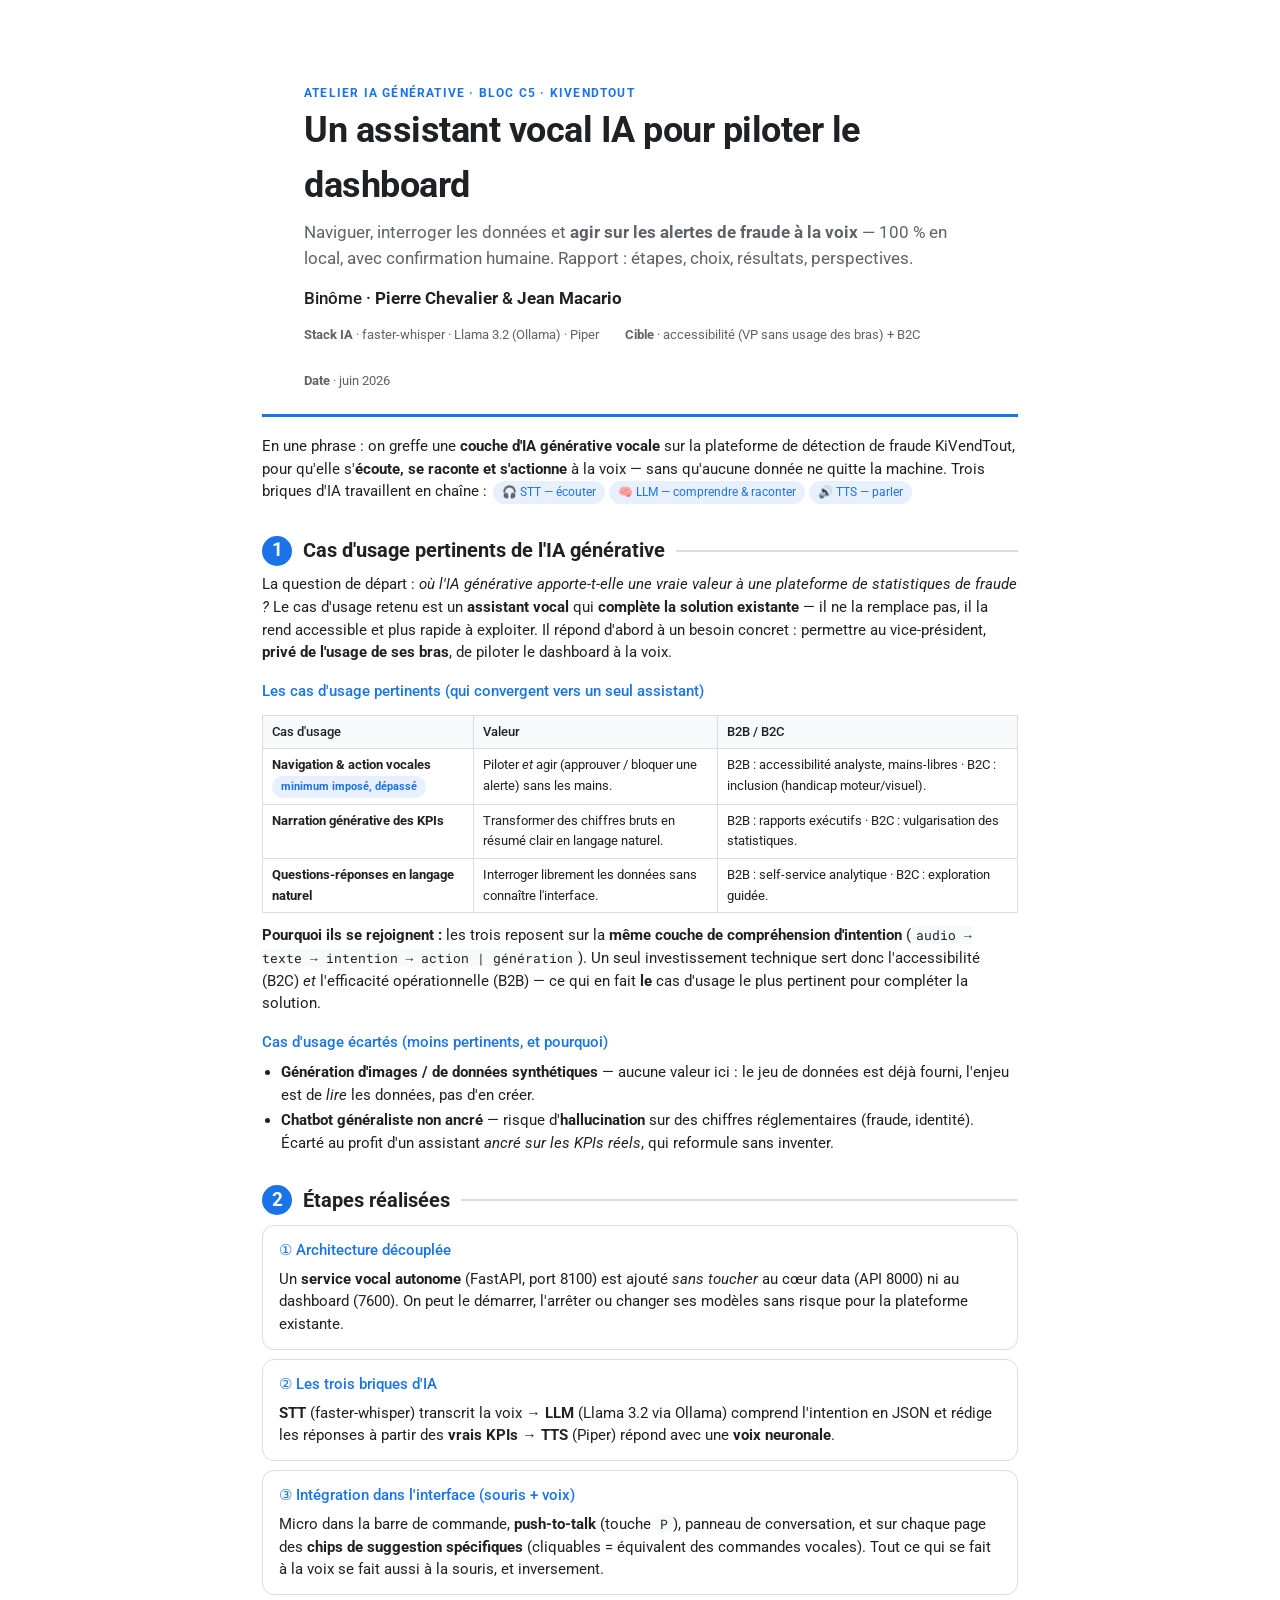
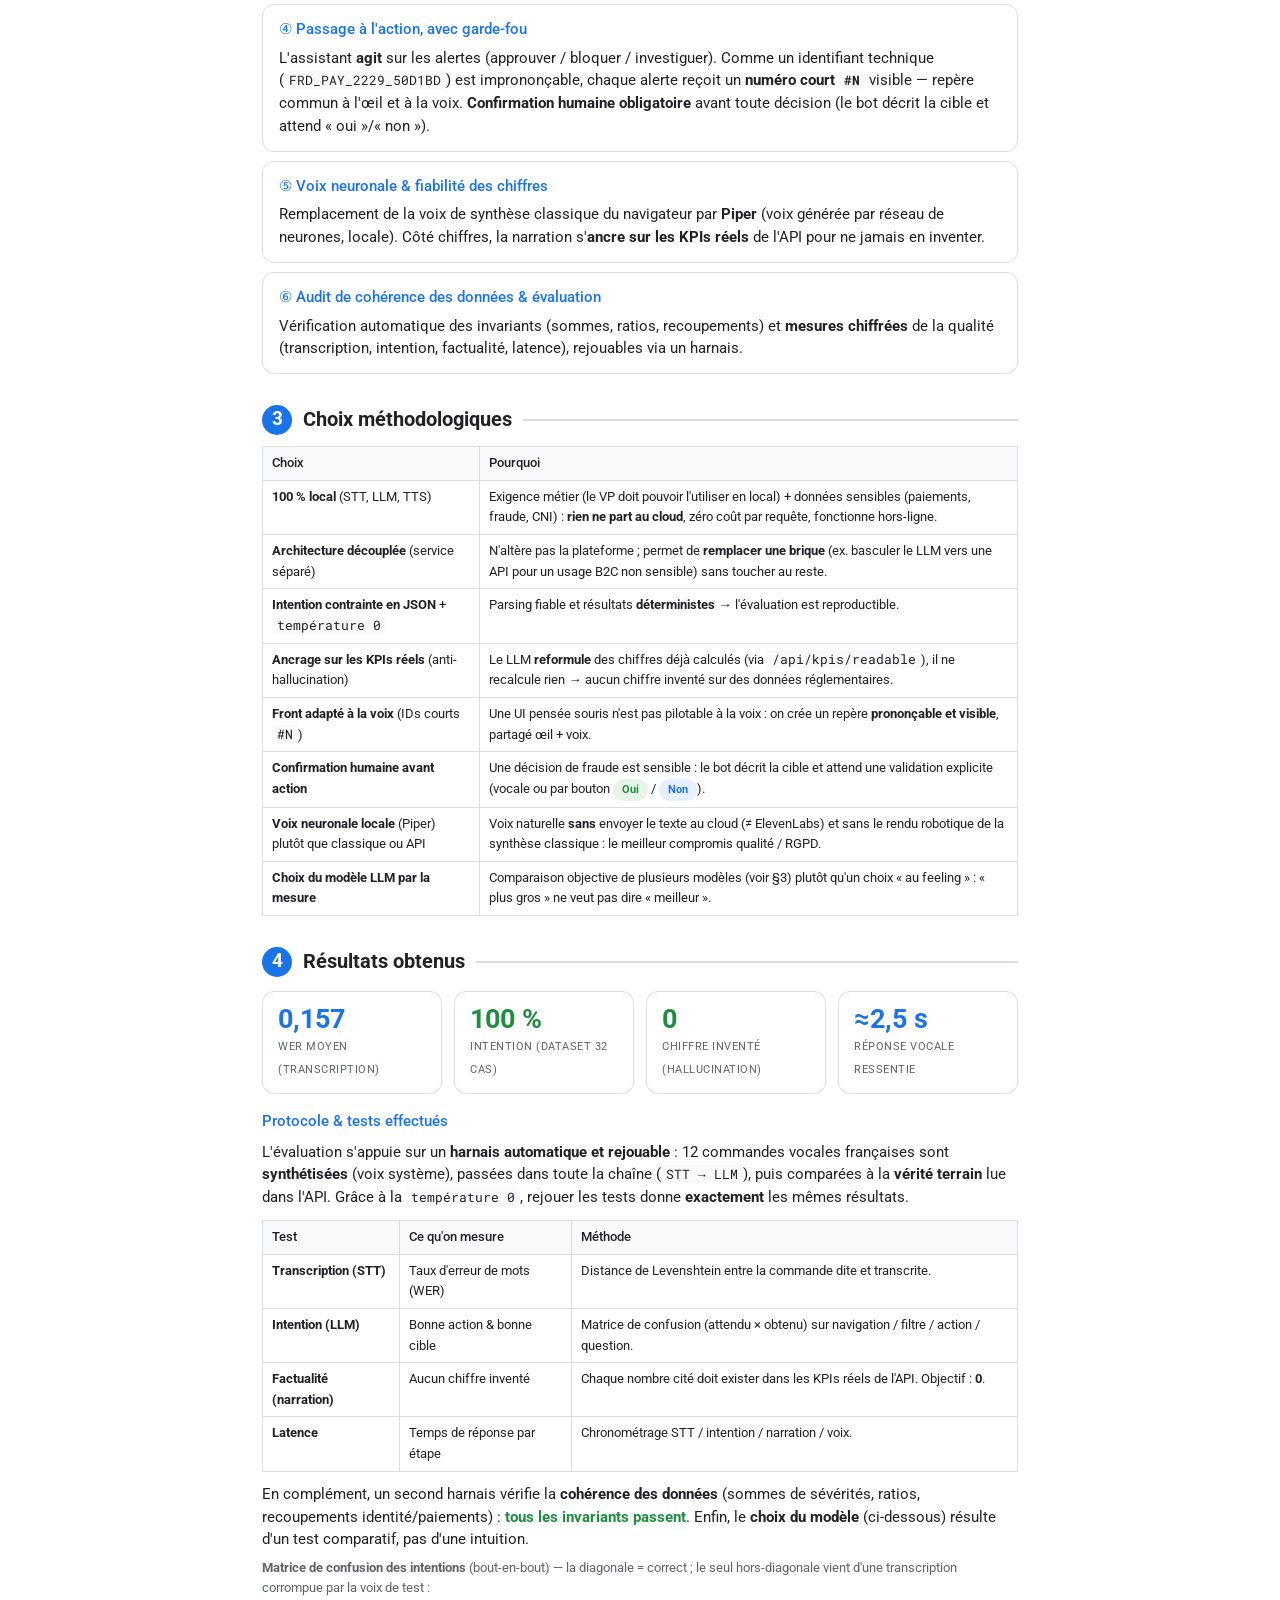
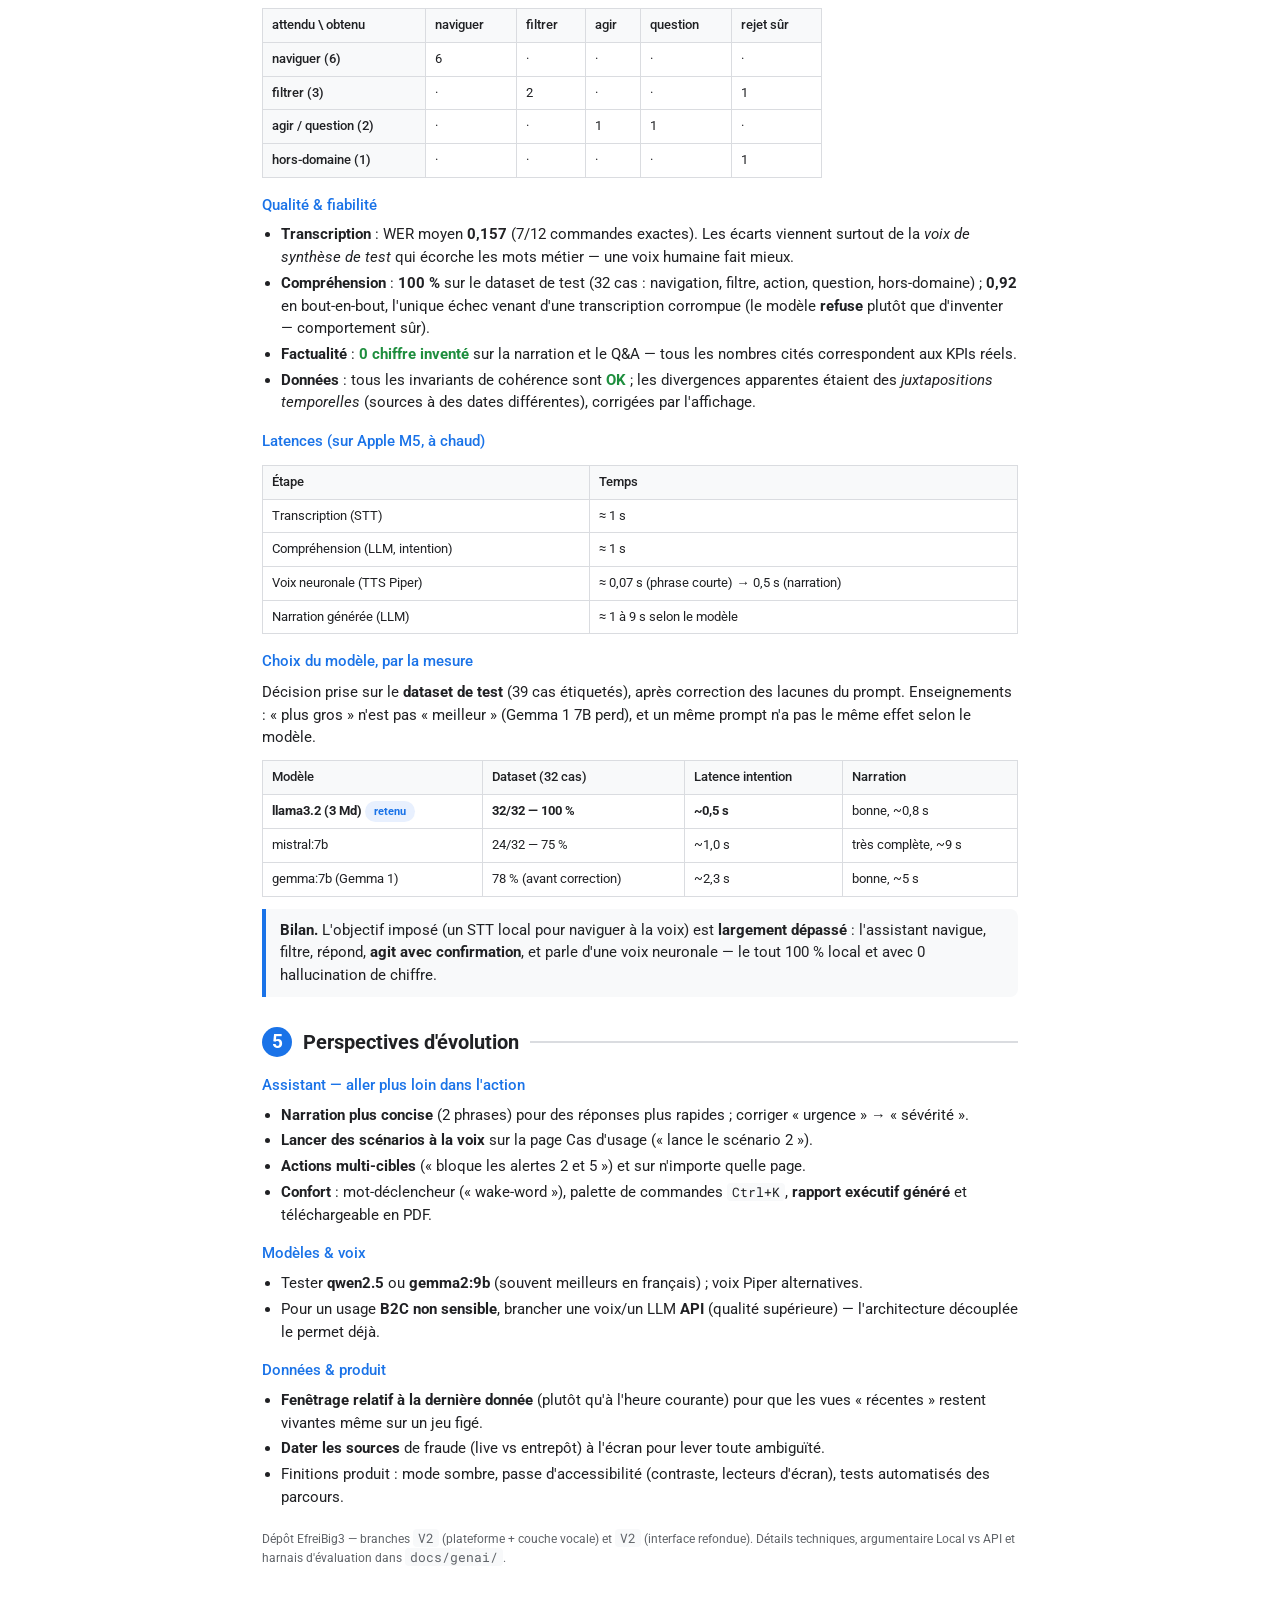
<file: docs/genai/RAPPORT_FINAL.html>
<!DOCTYPE html>
<html lang="fr">
<head>
<meta charset="UTF-8">
<title>KiVendTout — Assistant vocal IA · Rapport</title>
<link rel="preconnect" href="https://fonts.googleapis.com">
<link rel="preconnect" href="https://fonts.gstatic.com" crossorigin>
<link href="https://fonts.googleapis.com/css2?family=Roboto:wght@400;500;700&family=Roboto+Mono&display=swap" rel="stylesheet">
<style>
  :root{
    --blue:#1a73e8; --blue-50:#e8f0fe; --green:#1e8e3e; --yellow:#f9ab00; --red:#d93025;
    --ink:#202124; --muted:#5f6368; --line:#dadce0; --surface:#f8f9fa;
  }
  *{box-sizing:border-box}
  html{font-family:'Roboto',-apple-system,BlinkMacSystemFont,'Segoe UI',sans-serif;color:var(--ink);line-height:1.55;font-size:11pt}
  body{margin:0}
  .page{max-width:840px;margin:0 auto;padding:30px 42px}
  h1{font-size:27pt;font-weight:700;margin:0 0 6px;letter-spacing:-.5px}
  h2{font-size:15pt;font-weight:700;margin:30px 0 4px;display:flex;align-items:center;gap:11px}
  h2 .step{flex:none;width:30px;height:30px;border-radius:50%;background:var(--blue);color:#fff;
    font-size:14pt;display:inline-flex;align-items:center;justify-content:center}
  h2 .bar{height:2px;background:var(--line);flex:1}
  h3{font-size:11.5pt;font-weight:500;margin:16px 0 5px;color:var(--blue)}
  p{margin:7px 0}
  .lede{font-size:12.5pt;color:var(--muted);margin:0 0 6px}
  .overline{text-transform:uppercase;letter-spacing:1.2px;font-size:9pt;font-weight:700;color:var(--blue)}
  table{border-collapse:collapse;width:100%;margin:11px 0;font-size:10pt}
  th,td{border:1px solid var(--line);padding:6px 9px;text-align:left;vertical-align:top}
  th{background:var(--surface);font-weight:500}
  code{font-family:'Roboto Mono',monospace;font-size:9.5pt;background:var(--surface);padding:1px 5px;border-radius:4px}
  .grid{display:flex;gap:12px;flex-wrap:wrap;margin:14px 0}
  .kpi{flex:1;min-width:140px;border:1px solid var(--line);border-radius:12px;padding:13px 15px;background:#fff}
  .kpi .v{font-size:20pt;font-weight:700;display:block;line-height:1.1}
  .kpi .l{font-size:8.5pt;color:var(--muted);text-transform:uppercase;letter-spacing:.5px}
  .kpi.good .v{color:var(--green)} .kpi.blue .v{color:var(--blue)}
  .card{border:1px solid var(--line);border-radius:12px;padding:13px 16px;margin:9px 0;background:#fff}
  .card h3{margin-top:0}
  .tag{display:inline-block;font-size:8.5pt;font-weight:700;padding:2px 9px;border-radius:999px}
  .tag.b{background:var(--blue-50);color:var(--blue)} .tag.g{background:#e6f4ea;color:var(--green)}
  .callout{border-left:4px solid var(--blue);background:var(--surface);padding:10px 14px;border-radius:0 8px 8px 0;margin:12px 0}
  .muted{color:var(--muted)} .ok{color:var(--green);font-weight:700}
  ul{margin:6px 0 6px 0;padding-left:19px} li{margin:3px 0}
  .cover{padding:54px 42px 22px;border-bottom:3px solid var(--blue)}
  .meta-row{display:flex;gap:26px;flex-wrap:wrap;font-size:10pt;color:var(--muted);margin-top:13px}
  .steps{counter-reset:s;margin:10px 0}
  .pill{display:inline-block;font-size:9pt;background:var(--blue-50);color:var(--blue);border-radius:999px;padding:2px 9px;margin:1px 2px}
  @page{size:A4;margin:13mm}
  @media print{ h2{page-break-after:avoid} table,.callout,.kpi,.card{page-break-inside:avoid} .page{padding:0} }
</style>
</head>
<body>
<div class="page">

<div class="cover">
  <div class="overline">Atelier IA générative · Bloc C5 · KiVendTout</div>
  <h1>Un assistant vocal IA pour piloter le dashboard</h1>
  <p class="lede">Naviguer, interroger les données et <strong>agir sur les alertes de fraude à la
  voix</strong> — 100 % en local, avec confirmation humaine. Rapport : étapes, choix, résultats, perspectives.</p>
  <p style="margin:14px 0 0;font-size:12.5pt;font-weight:500">Binôme · <strong>Pierre Chevalier</strong> &amp; <strong>Jean Macario</strong></p>
  <div class="meta-row">
    <span><strong>Stack IA</strong> · faster-whisper · Llama 3.2 (Ollama) · Piper</span>
    <span><strong>Cible</strong> · accessibilité (VP sans usage des bras) + B2C</span>
    <span><strong>Date</strong> · juin 2026</span>
  </div>
</div>

<p style="margin-top:18px">En une phrase : on greffe une <strong>couche d'IA générative vocale</strong> sur la
plateforme de détection de fraude KiVendTout, pour qu'elle s'<strong>écoute, se raconte et s'actionne</strong>
à la voix — sans qu'aucune donnée ne quitte la machine. Trois briques d'IA travaillent en chaîne :
<span class="pill">🎧 STT — écouter</span><span class="pill">🧠 LLM — comprendre & raconter</span><span class="pill">🔊 TTS — parler</span></p>

<!-- ============ 1 ============ -->
<h2><span class="step">1</span> Cas d'usage pertinents de l'IA générative <span class="bar"></span></h2>

<p>La question de départ : <em>où l'IA générative apporte-t-elle une vraie valeur à une plateforme de
statistiques de fraude ?</em> Le cas d'usage retenu est un <strong>assistant vocal</strong> qui
<strong>complète la solution existante</strong> — il ne la remplace pas, il la rend accessible et plus rapide
à exploiter. Il répond d'abord à un besoin concret : permettre au vice-président, <strong>privé de l'usage de
ses bras</strong>, de piloter le dashboard à la voix.</p>

<h3>Les cas d'usage pertinents (qui convergent vers un seul assistant)</h3>
<table>
  <tr><th>Cas d'usage</th><th>Valeur</th><th>B2B / B2C</th></tr>
  <tr><td><strong>Navigation &amp; action vocales</strong> <span class="tag b">minimum imposé, dépassé</span></td>
      <td>Piloter <em>et</em> agir (approuver / bloquer une alerte) sans les mains.</td>
      <td>B2B : accessibilité analyste, mains-libres · B2C : inclusion (handicap moteur/visuel).</td></tr>
  <tr><td><strong>Narration générative des KPIs</strong></td>
      <td>Transformer des chiffres bruts en résumé clair en langage naturel.</td>
      <td>B2B : rapports exécutifs · B2C : vulgarisation des statistiques.</td></tr>
  <tr><td><strong>Questions-réponses en langage naturel</strong></td>
      <td>Interroger librement les données sans connaître l'interface.</td>
      <td>B2B : self-service analytique · B2C : exploration guidée.</td></tr>
</table>
<p><strong>Pourquoi ils se rejoignent :</strong> les trois reposent sur la <strong>même couche de
compréhension d'intention</strong> (<code>audio → texte → intention → action | génération</code>). Un seul
investissement technique sert donc l'accessibilité (B2C) <em>et</em> l'efficacité opérationnelle (B2B) — ce qui
en fait <strong>le</strong> cas d'usage le plus pertinent pour compléter la solution.</p>

<h3>Cas d'usage écartés (moins pertinents, et pourquoi)</h3>
<ul>
  <li><strong>Génération d'images / de données synthétiques</strong> — aucune valeur ici : le jeu de données
  est déjà fourni, l'enjeu est de <em>lire</em> les données, pas d'en créer.</li>
  <li><strong>Chatbot généraliste non ancré</strong> — risque d'<strong>hallucination</strong> sur des chiffres
  réglementaires (fraude, identité). Écarté au profit d'un assistant <em>ancré sur les KPIs réels</em>, qui
  reformule sans inventer.</li>
</ul>

<!-- ============ 2 ============ -->
<h2><span class="step">2</span> Étapes réalisées <span class="bar"></span></h2>

<div class="card">
  <h3>① Architecture découplée</h3>
  Un <strong>service vocal autonome</strong> (FastAPI, port 8100) est ajouté <em>sans toucher</em> au cœur
  data (API 8000) ni au dashboard (7600). On peut le démarrer, l'arrêter ou changer ses modèles sans risque
  pour la plateforme existante.
</div>
<div class="card">
  <h3>② Les trois briques d'IA</h3>
  <strong>STT</strong> (faster-whisper) transcrit la voix → <strong>LLM</strong> (Llama 3.2 via Ollama)
  comprend l'intention en JSON et rédige les réponses à partir des <strong>vrais KPIs</strong> →
  <strong>TTS</strong> (Piper) répond avec une <strong>voix neuronale</strong>.
</div>
<div class="card">
  <h3>③ Intégration dans l'interface (souris + voix)</h3>
  Micro dans la barre de commande, <strong>push-to-talk</strong> (touche <code>P</code>), panneau de
  conversation, et sur chaque page des <strong>chips de suggestion spécifiques</strong> (cliquables = équivalent
  des commandes vocales). Tout ce qui se fait à la voix se fait aussi à la souris, et inversement.
</div>
<div class="card">
  <h3>④ Passage à l'action, avec garde-fou</h3>
  L'assistant <strong>agit</strong> sur les alertes (approuver / bloquer / investiguer). Comme un identifiant
  technique (<code>FRD_PAY_2229_50D1BD</code>) est imprononçable, chaque alerte reçoit un <strong>numéro court
  <code>#N</code></strong> visible — repère commun à l'œil et à la voix. <strong>Confirmation humaine
  obligatoire</strong> avant toute décision (le bot décrit la cible et attend « oui »/« non »).
</div>
<div class="card">
  <h3>⑤ Voix neuronale &amp; fiabilité des chiffres</h3>
  Remplacement de la voix de synthèse classique du navigateur par <strong>Piper</strong> (voix générée par
  réseau de neurones, locale). Côté chiffres, la narration s'<strong>ancre sur les KPIs réels</strong> de l'API
  pour ne jamais en inventer.
</div>
<div class="card">
  <h3>⑥ Audit de cohérence des données &amp; évaluation</h3>
  Vérification automatique des invariants (sommes, ratios, recoupements) et <strong>mesures chiffrées</strong>
  de la qualité (transcription, intention, factualité, latence), rejouables via un harnais.
</div>

<!-- ============ 2 ============ -->
<h2><span class="step">3</span> Choix méthodologiques <span class="bar"></span></h2>

<table>
  <tr><th>Choix</th><th>Pourquoi</th></tr>
  <tr><td><strong>100 % local</strong> (STT, LLM, TTS)</td>
      <td>Exigence métier (le VP doit pouvoir l'utiliser en local) + données sensibles (paiements, fraude,
      CNI) : <strong>rien ne part au cloud</strong>, zéro coût par requête, fonctionne hors-ligne.</td></tr>
  <tr><td><strong>Architecture découplée</strong> (service séparé)</td>
      <td>N'altère pas la plateforme ; permet de <strong>remplacer une brique</strong> (ex. basculer le LLM
      vers une API pour un usage B2C non sensible) sans toucher au reste.</td></tr>
  <tr><td><strong>Intention contrainte en JSON</strong> + <code>température 0</code></td>
      <td>Parsing fiable et résultats <strong>déterministes</strong> → l'évaluation est reproductible.</td></tr>
  <tr><td><strong>Ancrage sur les KPIs réels</strong> (anti-hallucination)</td>
      <td>Le LLM <strong>reformule</strong> des chiffres déjà calculés (via <code>/api/kpis/readable</code>),
      il ne recalcule rien → aucun chiffre inventé sur des données réglementaires.</td></tr>
  <tr><td><strong>Front adapté à la voix</strong> (IDs courts <code>#N</code>)</td>
      <td>Une UI pensée souris n'est pas pilotable à la voix : on crée un repère <strong>prononçable et
      visible</strong>, partagé œil + voix.</td></tr>
  <tr><td><strong>Confirmation humaine avant action</strong></td>
      <td>Une décision de fraude est sensible : le bot décrit la cible et attend une validation explicite
      (vocale ou par bouton <span class="tag g">Oui</span> / <span class="tag b">Non</span>).</td></tr>
  <tr><td><strong>Voix neuronale locale</strong> (Piper) plutôt que classique ou API</td>
      <td>Voix naturelle <strong>sans</strong> envoyer le texte au cloud (≠ ElevenLabs) et sans le rendu
      robotique de la synthèse classique : le meilleur compromis qualité / RGPD.</td></tr>
  <tr><td><strong>Choix du modèle LLM par la mesure</strong></td>
      <td>Comparaison objective de plusieurs modèles (voir §3) plutôt qu'un choix « au feeling » :
      « plus gros » ne veut pas dire « meilleur ».</td></tr>
</table>

<!-- ============ 3 ============ -->
<h2><span class="step">4</span> Résultats obtenus <span class="bar"></span></h2>

<div class="grid">
  <div class="kpi blue"><span class="v">0,157</span><span class="l">WER moyen (transcription)</span></div>
  <div class="kpi good"><span class="v">100 %</span><span class="l">Intention (dataset 32 cas)</span></div>
  <div class="kpi good"><span class="v">0</span><span class="l">Chiffre inventé (hallucination)</span></div>
  <div class="kpi blue"><span class="v">≈2,5 s</span><span class="l">Réponse vocale ressentie</span></div>
</div>

<h3>Protocole &amp; tests effectués</h3>
<p>L'évaluation s'appuie sur un <strong>harnais automatique et rejouable</strong> : 12 commandes vocales
françaises sont <strong>synthétisées</strong> (voix système), passées dans toute la chaîne
(<code>STT → LLM</code>), puis comparées à la <strong>vérité terrain</strong> lue dans l'API. Grâce à la
<code>température 0</code>, rejouer les tests donne <strong>exactement</strong> les mêmes résultats.</p>
<table>
  <tr><th>Test</th><th>Ce qu'on mesure</th><th>Méthode</th></tr>
  <tr><td><strong>Transcription (STT)</strong></td><td>Taux d'erreur de mots (WER)</td>
      <td>Distance de Levenshtein entre la commande dite et transcrite.</td></tr>
  <tr><td><strong>Intention (LLM)</strong></td><td>Bonne action &amp; bonne cible</td>
      <td>Matrice de confusion (attendu × obtenu) sur navigation / filtre / action / question.</td></tr>
  <tr><td><strong>Factualité (narration)</strong></td><td>Aucun chiffre inventé</td>
      <td>Chaque nombre cité doit exister dans les KPIs réels de l'API. Objectif : <strong>0</strong>.</td></tr>
  <tr><td><strong>Latence</strong></td><td>Temps de réponse par étape</td>
      <td>Chronométrage STT / intention / narration / voix.</td></tr>
</table>
<p>En complément, un second harnais vérifie la <strong>cohérence des données</strong> (sommes de sévérités,
ratios, recoupements identité/paiements) : <strong class="ok">tous les invariants passent</strong>.
Enfin, le <strong>choix du modèle</strong> (ci-dessous) résulte d'un test comparatif, pas d'une intuition.</p>

<p class="muted" style="font-size:9.5pt"><strong>Matrice de confusion des intentions</strong> (bout-en-bout) —
la diagonale = correct ; le seul hors-diagonale vient d'une transcription corrompue par la voix de test :</p>
<table style="max-width:560px">
  <tr><th>attendu \ obtenu</th><th>naviguer</th><th>filtrer</th><th>agir</th><th>question</th><th>rejet sûr</th></tr>
  <tr><th>naviguer (6)</th><td>6</td><td>·</td><td>·</td><td>·</td><td>·</td></tr>
  <tr><th>filtrer (3)</th><td>·</td><td>2</td><td>·</td><td>·</td><td>1</td></tr>
  <tr><th>agir / question (2)</th><td>·</td><td>·</td><td>1</td><td>1</td><td>·</td></tr>
  <tr><th>hors-domaine (1)</th><td>·</td><td>·</td><td>·</td><td>·</td><td>1</td></tr>
</table>

<h3>Qualité &amp; fiabilité</h3>
<ul>
  <li><strong>Transcription</strong> : WER moyen <strong>0,157</strong> (7/12 commandes exactes). Les écarts
  viennent surtout de la <em>voix de synthèse de test</em> qui écorche les mots métier — une voix humaine fait mieux.</li>
  <li><strong>Compréhension</strong> : <strong>100 %</strong> sur le dataset de test (32 cas : navigation,
  filtre, action, question, hors-domaine) ; <strong>0,92</strong> en bout-en-bout, l'unique échec venant
  d'une transcription corrompue (le modèle <strong>refuse</strong> plutôt que d'inventer — comportement sûr).</li>
  <li><strong>Factualité</strong> : <strong class="ok">0 chiffre inventé</strong> sur la narration et le Q&amp;A —
  tous les nombres cités correspondent aux KPIs réels.</li>
  <li><strong>Données</strong> : tous les invariants de cohérence sont <span class="ok">OK</span> ; les
  divergences apparentes étaient des <em>juxtapositions temporelles</em> (sources à des dates différentes), corrigées par l'affichage.</li>
</ul>

<h3>Latences (sur Apple M5, à chaud)</h3>
<table>
  <tr><th>Étape</th><th>Temps</th></tr>
  <tr><td>Transcription (STT)</td><td>≈ 1 s</td></tr>
  <tr><td>Compréhension (LLM, intention)</td><td>≈ 1 s</td></tr>
  <tr><td>Voix neuronale (TTS Piper)</td><td>≈ 0,07 s (phrase courte) → 0,5 s (narration)</td></tr>
  <tr><td>Narration générée (LLM)</td><td>≈ 1 à 9 s selon le modèle</td></tr>
</table>

<h3>Choix du modèle, par la mesure</h3>
<p>Décision prise sur le <strong>dataset de test</strong> (39 cas étiquetés), après correction des lacunes
du prompt. Enseignements : « plus gros » n'est pas « meilleur » (Gemma 1 7B perd), et un même prompt
n'a pas le même effet selon le modèle.</p>
<table>
  <tr><th>Modèle</th><th>Dataset (32 cas)</th><th>Latence intention</th><th>Narration</th></tr>
  <tr><td><strong>llama3.2 (3 Md)</strong> <span class="tag b">retenu</span></td><td><strong>32/32 — 100 %</strong></td><td><strong>~0,5 s</strong></td><td>bonne, ~0,8 s</td></tr>
  <tr><td>mistral:7b</td><td>24/32 — 75 %</td><td>~1,0 s</td><td>très complète, ~9 s</td></tr>
  <tr><td>gemma:7b (Gemma 1)</td><td>78 % (avant correction)</td><td>~2,3 s</td><td>bonne, ~5 s</td></tr>
</table>
<div class="callout"><strong>Bilan.</strong> L'objectif imposé (un STT local pour naviguer à la voix) est
<strong>largement dépassé</strong> : l'assistant navigue, filtre, répond, <strong>agit avec confirmation</strong>,
et parle d'une voix neuronale — le tout 100 % local et avec 0 hallucination de chiffre.</div>

<!-- ============ 4 ============ -->
<h2><span class="step">5</span> Perspectives d'évolution <span class="bar"></span></h2>

<h3>Assistant — aller plus loin dans l'action</h3>
<ul>
  <li><strong>Narration plus concise</strong> (2 phrases) pour des réponses plus rapides ; corriger « urgence » → « sévérité ».</li>
  <li><strong>Lancer des scénarios à la voix</strong> sur la page Cas d'usage (« lance le scénario 2 »).</li>
  <li><strong>Actions multi-cibles</strong> (« bloque les alertes 2 et 5 ») et sur n'importe quelle page.</li>
  <li><strong>Confort</strong> : mot-déclencheur (« wake-word »), palette de commandes <code>Ctrl+K</code>,
  <strong>rapport exécutif généré</strong> et téléchargeable en PDF.</li>
</ul>

<h3>Modèles &amp; voix</h3>
<ul>
  <li>Tester <strong>qwen2.5</strong> ou <strong>gemma2:9b</strong> (souvent meilleurs en français) ; voix Piper alternatives.</li>
  <li>Pour un usage <strong>B2C non sensible</strong>, brancher une voix/un LLM <strong>API</strong> (qualité supérieure) — l'architecture découplée le permet déjà.</li>
</ul>

<h3>Données &amp; produit</h3>
<ul>
  <li><strong>Fenêtrage relatif à la dernière donnée</strong> (plutôt qu'à l'heure courante) pour que les vues « récentes » restent vivantes même sur un jeu figé.</li>
  <li><strong>Dater les sources</strong> de fraude (live vs entrepôt) à l'écran pour lever toute ambiguïté.</li>
  <li>Finitions produit : mode sombre, passe d'accessibilité (contraste, lecteurs d'écran), tests automatisés des parcours.</li>
</ul>

<p class="muted" style="margin-top:20px;font-size:9pt">Dépôt EfreiBig3 — branches <code>V2</code>
(plateforme + couche vocale) et <code>V2</code> (interface refondue). Détails techniques, argumentaire
Local vs API et harnais d'évaluation dans <code>docs/genai/</code>.</p>

</div>
</body>
</html>
</file>
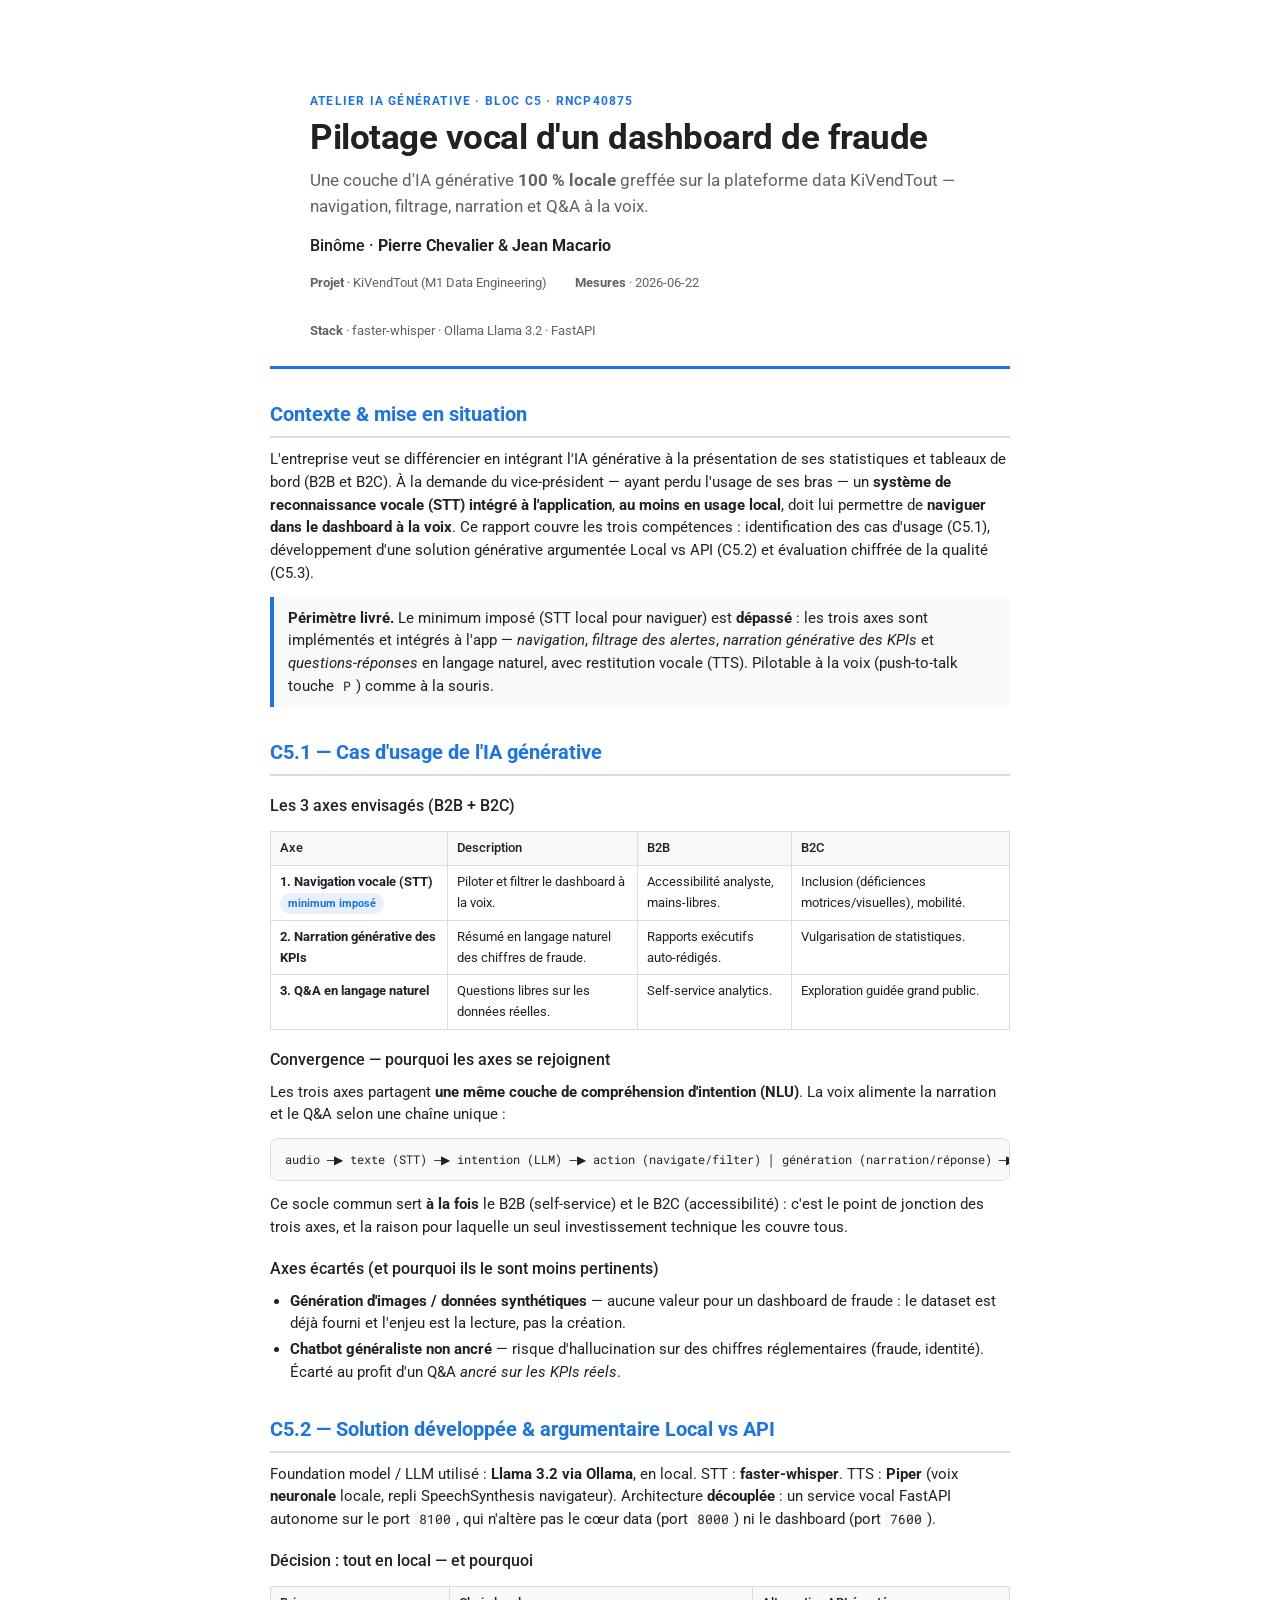
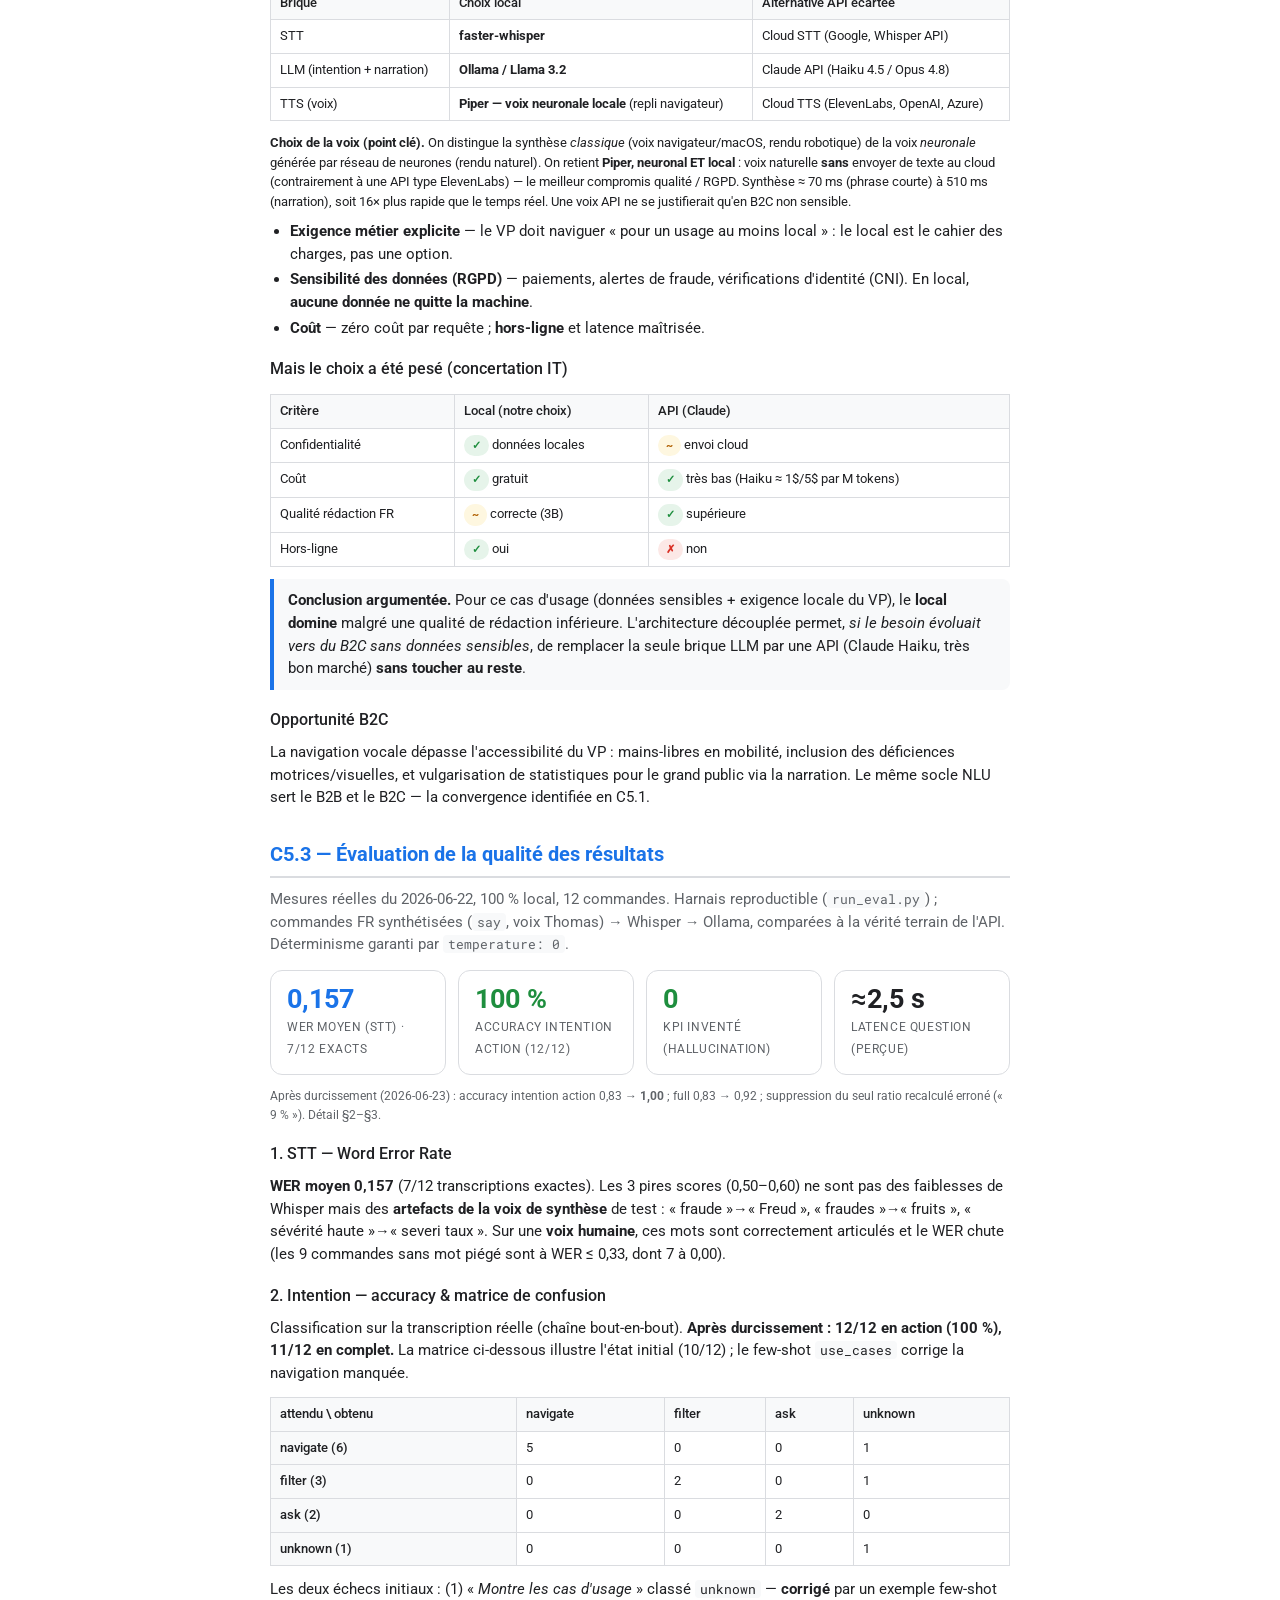
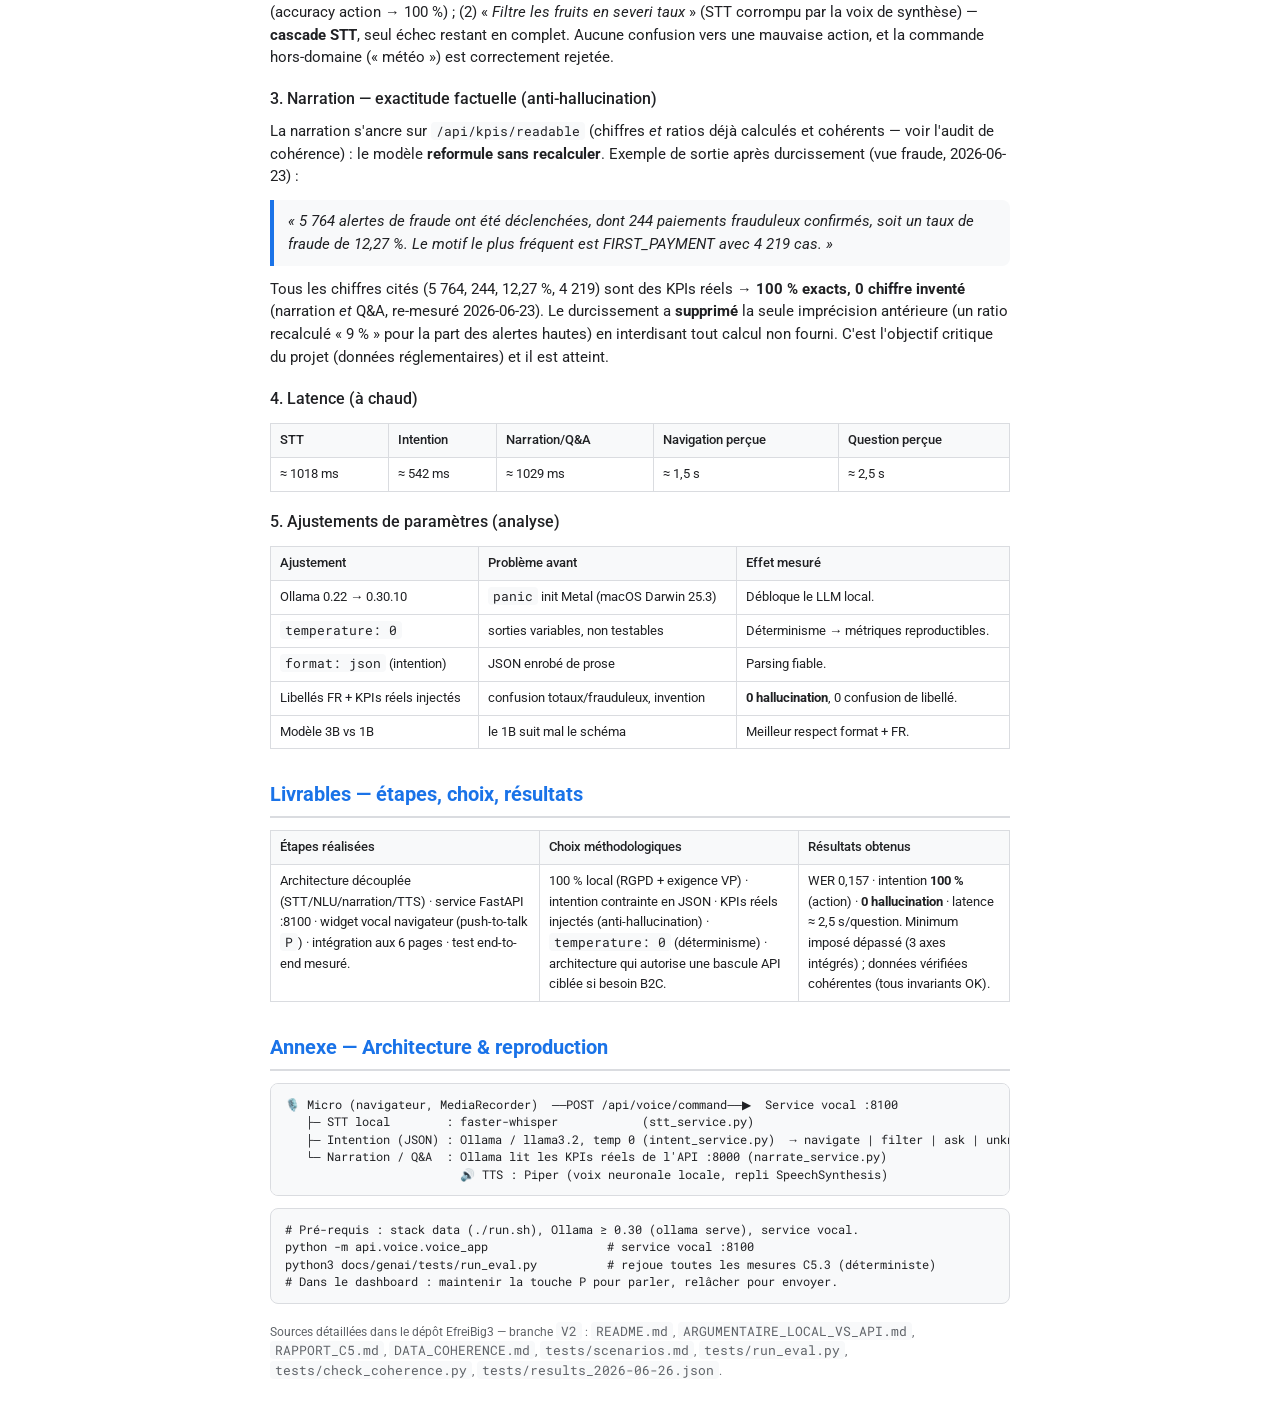
<file: docs/genai/RENDU_C5.html>
<!DOCTYPE html>
<html lang="fr">
<head>
<meta charset="UTF-8">
<title>Atelier IA générative — KiVendTout — Rapport C5</title>
<link rel="preconnect" href="https://fonts.googleapis.com">
<link rel="preconnect" href="https://fonts.gstatic.com" crossorigin>
<link href="https://fonts.googleapis.com/css2?family=Roboto:wght@400;500;700&family=Roboto+Mono&display=swap" rel="stylesheet">
<style>
  :root{
    --blue:#1a73e8; --green:#1e8e3e; --yellow:#f9ab00; --red:#d93025;
    --ink:#202124; --muted:#5f6368; --line:#dadce0; --surface:#f8f9fa;
  }
  *{box-sizing:border-box}
  html{font-family:'Roboto',-apple-system,BlinkMacSystemFont,'Segoe UI',sans-serif;color:var(--ink);line-height:1.55;font-size:11pt}
  body{margin:0}
  .page{max-width:820px;margin:0 auto;padding:32px 40px}
  h1{font-size:26pt;font-weight:700;margin:0 0 4px;letter-spacing:-.5px}
  h2{font-size:15pt;font-weight:700;color:var(--blue);margin:30px 0 10px;padding-bottom:6px;border-bottom:2px solid var(--line)}
  h3{font-size:12pt;font-weight:500;margin:18px 0 6px}
  p{margin:8px 0}
  .lede{font-size:12.5pt;color:var(--muted);margin:0 0 8px}
  .overline{text-transform:uppercase;letter-spacing:1.2px;font-size:9pt;font-weight:700;color:var(--blue)}
  table{border-collapse:collapse;width:100%;margin:12px 0;font-size:10pt}
  th,td{border:1px solid var(--line);padding:6px 9px;text-align:left;vertical-align:top}
  th{background:var(--surface);font-weight:500}
  code,.mono{font-family:'Roboto Mono',monospace;font-size:9.5pt;background:var(--surface);padding:1px 5px;border-radius:4px}
  pre{background:var(--surface);border:1px solid var(--line);border-radius:8px;padding:12px 14px;overflow:auto;font-family:'Roboto Mono',monospace;font-size:9pt;line-height:1.45}
  .grid{display:flex;gap:12px;flex-wrap:wrap;margin:14px 0}
  .kpi{flex:1;min-width:150px;border:1px solid var(--line);border-radius:12px;padding:14px 16px;background:#fff}
  .kpi .v{font-size:20pt;font-weight:700;display:block;line-height:1.1}
  .kpi .l{font-size:9pt;color:var(--muted);text-transform:uppercase;letter-spacing:.6px}
  .kpi.good .v{color:var(--green)} .kpi.blue .v{color:var(--blue)}
  .tag{display:inline-block;font-size:8.5pt;font-weight:700;padding:2px 8px;border-radius:999px;vertical-align:middle}
  .tag.g{background:#e6f4ea;color:var(--green)} .tag.o{background:#fef7e0;color:#b06000} .tag.r{background:#fce8e6;color:var(--red)} .tag.b{background:#e8f0fe;color:var(--blue)}
  .callout{border-left:4px solid var(--blue);background:var(--surface);padding:10px 14px;border-radius:0 8px 8px 0;margin:12px 0}
  .muted{color:var(--muted)}
  ul{margin:8px 0 8px 0;padding-left:20px} li{margin:3px 0}
  .cover{padding:60px 40px 24px;border-bottom:3px solid var(--blue)}
  .meta-row{display:flex;gap:28px;flex-wrap:wrap;font-size:10pt;color:var(--muted);margin-top:14px}
  @page{size:A4;margin:14mm}
  @media print{ h2{page-break-after:avoid} table,pre,.callout,.kpi{page-break-inside:avoid} .page{padding:0} }
</style>
</head>
<body>
<div class="page">

<div class="cover">
  <div class="overline">Atelier IA générative · Bloc C5 · RNCP40875</div>
  <h1>Pilotage vocal d'un dashboard de fraude</h1>
  <p class="lede">Une couche d'IA générative <strong>100 % locale</strong> greffée sur la plateforme data KiVendTout — navigation, filtrage, narration et Q&amp;A à la voix.</p>
  <p style="margin:14px 0 0;font-size:12pt;font-weight:500">Binôme · <strong>Pierre Chevalier</strong> &amp; <strong>Jean Macario</strong></p>
  <div class="meta-row">
    <span><strong>Projet</strong> · KiVendTout (M1 Data Engineering)</span>
    <span><strong>Mesures</strong> · 2026-06-22</span>
    <span><strong>Stack</strong> · faster-whisper · Ollama Llama 3.2 · FastAPI</span>
  </div>
</div>

<h2>Contexte &amp; mise en situation</h2>
<p>L'entreprise veut se différencier en intégrant l'IA générative à la présentation de ses
statistiques et tableaux de bord (B2B et B2C). À la demande du vice-président — ayant perdu
l'usage de ses bras — un <strong>système de reconnaissance vocale (STT) intégré à l'application</strong>,
<strong>au moins en usage local</strong>, doit lui permettre de <strong>naviguer dans le dashboard à la voix</strong>.
Ce rapport couvre les trois compétences : identification des cas d'usage (C5.1), développement
d'une solution générative argumentée Local vs API (C5.2) et évaluation chiffrée de la qualité (C5.3).</p>

<div class="callout">
  <strong>Périmètre livré.</strong> Le minimum imposé (STT local pour naviguer) est <strong>dépassé</strong> :
  les trois axes sont implémentés et intégrés à l'app — <em>navigation</em>, <em>filtrage des alertes</em>,
  <em>narration générative des KPIs</em> et <em>questions-réponses</em> en langage naturel, avec restitution
  vocale (TTS). Pilotable à la voix (push-to-talk touche <code>P</code>) comme à la souris.
</div>

<h2>C5.1 — Cas d'usage de l'IA générative</h2>
<h3>Les 3 axes envisagés (B2B + B2C)</h3>
<table>
  <tr><th>Axe</th><th>Description</th><th>B2B</th><th>B2C</th></tr>
  <tr><td><strong>1. Navigation vocale (STT)</strong> <span class="tag b">minimum imposé</span></td>
      <td>Piloter et filtrer le dashboard à la voix.</td>
      <td>Accessibilité analyste, mains-libres.</td>
      <td>Inclusion (déficiences motrices/visuelles), mobilité.</td></tr>
  <tr><td><strong>2. Narration générative des KPIs</strong></td>
      <td>Résumé en langage naturel des chiffres de fraude.</td>
      <td>Rapports exécutifs auto-rédigés.</td>
      <td>Vulgarisation de statistiques.</td></tr>
  <tr><td><strong>3. Q&amp;A en langage naturel</strong></td>
      <td>Questions libres sur les données réelles.</td>
      <td>Self-service analytics.</td>
      <td>Exploration guidée grand public.</td></tr>
</table>

<h3>Convergence — pourquoi les axes se rejoignent</h3>
<p>Les trois axes partagent <strong>une même couche de compréhension d'intention (NLU)</strong>. La voix
alimente la narration et le Q&amp;A selon une chaîne unique :</p>
<pre>audio ─▶ texte (STT) ─▶ intention (LLM) ─▶ action (navigate/filter) │ génération (narration/réponse) ─▶ voix (TTS)</pre>
<p>Ce socle commun sert <strong>à la fois</strong> le B2B (self-service) et le B2C (accessibilité) : c'est le
point de jonction des trois axes, et la raison pour laquelle un seul investissement technique les couvre tous.</p>

<h3>Axes écartés (et pourquoi ils le sont moins pertinents)</h3>
<ul>
  <li><strong>Génération d'images / données synthétiques</strong> — aucune valeur pour un dashboard de fraude :
      le dataset est déjà fourni et l'enjeu est la lecture, pas la création.</li>
  <li><strong>Chatbot généraliste non ancré</strong> — risque d'hallucination sur des chiffres
      réglementaires (fraude, identité). Écarté au profit d'un Q&amp;A <em>ancré sur les KPIs réels</em>.</li>
</ul>

<h2>C5.2 — Solution développée &amp; argumentaire Local vs API</h2>
<p>Foundation model / LLM utilisé : <strong>Llama 3.2 via Ollama</strong>, en local. STT :
<strong>faster-whisper</strong>. TTS : <strong>Piper</strong> (voix <strong>neuronale</strong> locale, repli SpeechSynthesis navigateur). Architecture
<strong>découplée</strong> : un service vocal FastAPI autonome sur le port <code>8100</code>, qui n'altère pas le
cœur data (port <code>8000</code>) ni le dashboard (port <code>7600</code>).</p>

<h3>Décision : tout en local — et pourquoi</h3>
<table>
  <tr><th>Brique</th><th>Choix local</th><th>Alternative API écartée</th></tr>
  <tr><td>STT</td><td><strong>faster-whisper</strong></td><td>Cloud STT (Google, Whisper API)</td></tr>
  <tr><td>LLM (intention + narration)</td><td><strong>Ollama / Llama 3.2</strong></td><td>Claude API (Haiku 4.5 / Opus 4.8)</td></tr>
  <tr><td>TTS (voix)</td><td><strong>Piper — voix neuronale locale</strong> (repli navigateur)</td><td>Cloud TTS (ElevenLabs, OpenAI, Azure)</td></tr>
</table>
<p style="font-size:9.5pt"><strong>Choix de la voix (point clé).</strong> On distingue la synthèse
<em>classique</em> (voix navigateur/macOS, rendu robotique) de la voix <em>neuronale</em> générée par
réseau de neurones (rendu naturel). On retient <strong>Piper, neuronal ET local</strong> : voix
naturelle <strong>sans</strong> envoyer de texte au cloud (contrairement à une API type ElevenLabs) — le
meilleur compromis qualité / RGPD. Synthèse ≈ 70 ms (phrase courte) à 510 ms (narration), soit
16× plus rapide que le temps réel. Une voix API ne se justifierait qu'en B2C non sensible.</p>
<ul>
  <li><strong>Exigence métier explicite</strong> — le VP doit naviguer « pour un usage au moins local » :
      le local est le cahier des charges, pas une option.</li>
  <li><strong>Sensibilité des données (RGPD)</strong> — paiements, alertes de fraude, vérifications d'identité (CNI).
      En local, <strong>aucune donnée ne quitte la machine</strong>.</li>
  <li><strong>Coût</strong> — zéro coût par requête ; <strong>hors-ligne</strong> et latence maîtrisée.</li>
</ul>

<h3>Mais le choix a été pesé (concertation IT)</h3>
<table>
  <tr><th>Critère</th><th>Local (notre choix)</th><th>API (Claude)</th></tr>
  <tr><td>Confidentialité</td><td><span class="tag g">✓</span> données locales</td><td><span class="tag o">~</span> envoi cloud</td></tr>
  <tr><td>Coût</td><td><span class="tag g">✓</span> gratuit</td><td><span class="tag g">✓</span> très bas (Haiku ≈ 1$/5$ par M tokens)</td></tr>
  <tr><td>Qualité rédaction FR</td><td><span class="tag o">~</span> correcte (3B)</td><td><span class="tag g">✓</span> supérieure</td></tr>
  <tr><td>Hors-ligne</td><td><span class="tag g">✓</span> oui</td><td><span class="tag r">✗</span> non</td></tr>
</table>
<div class="callout"><strong>Conclusion argumentée.</strong> Pour ce cas d'usage (données sensibles +
exigence locale du VP), le <strong>local domine</strong> malgré une qualité de rédaction inférieure.
L'architecture découplée permet, <em>si le besoin évoluait vers du B2C sans données sensibles</em>, de
remplacer la seule brique LLM par une API (Claude Haiku, très bon marché) <strong>sans toucher au reste</strong>.</div>

<h3>Opportunité B2C</h3>
<p>La navigation vocale dépasse l'accessibilité du VP : mains-libres en mobilité, inclusion des
déficiences motrices/visuelles, et vulgarisation de statistiques pour le grand public via la
narration. Le même socle NLU sert le B2B et le B2C — la convergence identifiée en C5.1.</p>

<h2>C5.3 — Évaluation de la qualité des résultats</h2>
<p class="muted">Mesures réelles du 2026-06-22, 100 % local, 12 commandes. Harnais reproductible
(<code>run_eval.py</code>) ; commandes FR synthétisées (<code>say</code>, voix Thomas) → Whisper → Ollama,
comparées à la vérité terrain de l'API. Déterminisme garanti par <code>temperature: 0</code>.</p>

<div class="grid">
  <div class="kpi blue"><span class="v">0,157</span><span class="l">WER moyen (STT) · 7/12 exacts</span></div>
  <div class="kpi good"><span class="v">100 %</span><span class="l">Accuracy intention action (12/12)</span></div>
  <div class="kpi good"><span class="v">0</span><span class="l">KPI inventé (hallucination)</span></div>
  <div class="kpi"><span class="v">≈2,5 s</span><span class="l">Latence question (perçue)</span></div>
</div>
<p class="muted" style="font-size:9pt;margin-top:-2px">Après durcissement (2026-06-23) : accuracy intention action 0,83 → <strong>1,00</strong> ;
full 0,83 → 0,92 ; suppression du seul ratio recalculé erroné (« 9 % »). Détail §2–§3.</p>

<h3>1. STT — Word Error Rate</h3>
<p><strong>WER moyen 0,157</strong> (7/12 transcriptions exactes). Les 3 pires scores (0,50–0,60) ne sont
pas des faiblesses de Whisper mais des <strong>artefacts de la voix de synthèse</strong> de test :
« fraude »→« Freud », « fraudes »→« fruits », « sévérité haute »→« severi taux ». Sur une
<strong>voix humaine</strong>, ces mots sont correctement articulés et le WER chute (les 9 commandes
sans mot piégé sont à WER ≤ 0,33, dont 7 à 0,00).</p>

<h3>2. Intention — accuracy &amp; matrice de confusion</h3>
<p>Classification sur la transcription réelle (chaîne bout-en-bout). <strong>Après durcissement :
12/12 en action (100 %), 11/12 en complet.</strong> La matrice ci-dessous illustre l'état initial
(10/12) ; le few-shot <code>use_cases</code> corrige la navigation manquée.</p>
<table>
  <tr><th>attendu \ obtenu</th><th>navigate</th><th>filter</th><th>ask</th><th>unknown</th></tr>
  <tr><th>navigate (6)</th><td>5</td><td>0</td><td>0</td><td>1</td></tr>
  <tr><th>filter (3)</th><td>0</td><td>2</td><td>0</td><td>1</td></tr>
  <tr><th>ask (2)</th><td>0</td><td>0</td><td>2</td><td>0</td></tr>
  <tr><th>unknown (1)</th><td>0</td><td>0</td><td>0</td><td>1</td></tr>
</table>
<p>Les deux échecs initiaux : (1) « <em>Montre les cas d'usage</em> » classé <code>unknown</code>
— <strong>corrigé</strong> par un exemple few-shot (accuracy action → 100 %) ; (2) « <em>Filtre les
fruits en severi taux</em> » (STT corrompu par la voix de synthèse) — <strong>cascade STT</strong>,
seul échec restant en complet. Aucune confusion vers une mauvaise action, et la commande
hors-domaine (« météo ») est correctement rejetée.</p>

<h3>3. Narration — exactitude factuelle (anti-hallucination)</h3>
<p>La narration s'ancre sur <code>/api/kpis/readable</code> (chiffres <em>et</em> ratios déjà calculés et
cohérents — voir l'audit de cohérence) : le modèle <strong>reformule sans recalculer</strong>. Exemple de
sortie après durcissement (vue fraude, 2026-06-23) :</p>
<div class="callout"><em>« 5 764 alertes de fraude ont été déclenchées, dont 244 paiements frauduleux
confirmés, soit un taux de fraude de 12,27 %. Le motif le plus fréquent est FIRST_PAYMENT avec
4 219 cas. »</em></div>
<p>Tous les chiffres cités (5 764, 244, 12,27 %, 4 219) sont des KPIs réels →
<strong>100 % exacts, 0 chiffre inventé</strong> (narration <em>et</em> Q&amp;A, re-mesuré 2026-06-23).
Le durcissement a <strong>supprimé</strong> la seule imprécision antérieure (un ratio recalculé « 9 % »
pour la part des alertes hautes) en interdisant tout calcul non fourni. C'est l'objectif critique
du projet (données réglementaires) et il est atteint.</p>

<h3>4. Latence (à chaud)</h3>
<table>
  <tr><th>STT</th><th>Intention</th><th>Narration/Q&amp;A</th><th>Navigation perçue</th><th>Question perçue</th></tr>
  <tr><td>≈ 1018 ms</td><td>≈ 542 ms</td><td>≈ 1029 ms</td><td>≈ 1,5 s</td><td>≈ 2,5 s</td></tr>
</table>

<h3>5. Ajustements de paramètres (analyse)</h3>
<table>
  <tr><th>Ajustement</th><th>Problème avant</th><th>Effet mesuré</th></tr>
  <tr><td>Ollama 0.22 → 0.30.10</td><td><code>panic</code> init Metal (macOS Darwin 25.3)</td><td>Débloque le LLM local.</td></tr>
  <tr><td><code>temperature: 0</code></td><td>sorties variables, non testables</td><td>Déterminisme → métriques reproductibles.</td></tr>
  <tr><td><code>format: json</code> (intention)</td><td>JSON enrobé de prose</td><td>Parsing fiable.</td></tr>
  <tr><td>Libellés FR + KPIs réels injectés</td><td>confusion totaux/frauduleux, invention</td><td><strong>0 hallucination</strong>, 0 confusion de libellé.</td></tr>
  <tr><td>Modèle 3B vs 1B</td><td>le 1B suit mal le schéma</td><td>Meilleur respect format + FR.</td></tr>
</table>

<h2>Livrables — étapes, choix, résultats</h2>
<table>
  <tr><th>Étapes réalisées</th><th>Choix méthodologiques</th><th>Résultats obtenus</th></tr>
  <tr>
    <td>Architecture découplée (STT/NLU/narration/TTS) · service FastAPI :8100 · widget vocal
        navigateur (push-to-talk <code>P</code>) · intégration aux 6 pages · test end-to-end mesuré.</td>
    <td>100 % local (RGPD + exigence VP) · intention contrainte en JSON · KPIs réels injectés
        (anti-hallucination) · <code>temperature: 0</code> (déterminisme) · architecture qui autorise une
        bascule API ciblée si besoin B2C.</td>
    <td>WER 0,157 · intention <strong>100 %</strong> (action) · <strong>0 hallucination</strong> ·
        latence ≈ 2,5 s/question. Minimum imposé dépassé (3 axes intégrés) ; données vérifiées
        cohérentes (tous invariants OK).</td>
  </tr>
</table>

<h2>Annexe — Architecture &amp; reproduction</h2>
<pre>🎙️ Micro (navigateur, MediaRecorder)  ──POST /api/voice/command──▶  Service vocal :8100
   ├─ STT local        : faster-whisper            (stt_service.py)
   ├─ Intention (JSON) : Ollama / llama3.2, temp 0 (intent_service.py)  → navigate | filter | ask | unknown
   └─ Narration / Q&A  : Ollama lit les KPIs réels de l'API :8000 (narrate_service.py)
                         🔊 TTS : Piper (voix neuronale locale, repli SpeechSynthesis)</pre>
<pre># Pré-requis : stack data (./run.sh), Ollama ≥ 0.30 (ollama serve), service vocal.
python -m api.voice.voice_app                 # service vocal :8100
python3 docs/genai/tests/run_eval.py          # rejoue toutes les mesures C5.3 (déterministe)
# Dans le dashboard : maintenir la touche P pour parler, relâcher pour envoyer.</pre>
<p class="muted" style="margin-top:18px;font-size:9pt">Sources détaillées dans le dépôt EfreiBig3 — branche <code>V2</code> :
<code>README.md</code>, <code>ARGUMENTAIRE_LOCAL_VS_API.md</code>, <code>RAPPORT_C5.md</code>,
<code>DATA_COHERENCE.md</code>, <code>tests/scenarios.md</code>, <code>tests/run_eval.py</code>,
<code>tests/check_coherence.py</code>, <code>tests/results_2026-06-26.json</code>.</p>

</div>
</body>
</html>
</file>
<file: dashboard/theme_v2.css>
/* ============================================================================
   KiVendTout — Design System V2 « Google / Material »
   Surfaces claires, bleu Google, Roboto, composants Material (app bar,
   barre de commande + micro, onglets, chips, cartes). Pensé souris + voix.
   ============================================================================ */

:root {
  --font: "Roboto", "Google Sans", "Helvetica Neue", Arial, sans-serif;
  --font-mono: "Roboto Mono", "SFMono-Regular", Consolas, monospace;

  /* Échelle type (Material) */
  --t-label-sm: 0.6875rem; --t-label: 0.75rem; --t-body-sm: 0.8125rem;
  --t-body: 0.875rem; --t-title-sm: 1rem; --t-title: 1.125rem;
  --t-headline-sm: 1.375rem; --t-headline: 1.75rem; --t-display: clamp(2rem, 3.5vw, 3rem);
  --fw-regular: 400; --fw-medium: 500; --fw-bold: 700;

  /* Espacement (base 4) */
  --space-1: 4px; --space-2: 8px; --space-3: 12px; --space-4: 16px;
  --space-5: 20px; --space-6: 24px; --space-8: 32px; --space-10: 40px;

  /* Formes Material */
  --radius-xs: 8px; --radius-sm: 12px; --radius-md: 16px; --radius-lg: 24px;
  --radius-xl: 28px; --radius-pill: 999px;

  /* Couleurs Google */
  --blue: #1a73e8; --blue-hover: #1b66c9; --blue-press: #1c5dbb;
  --blue-container: #d3e3fd; --on-blue-container: #041e49;
  --green: #1e8e3e; --green-container: #c4eed0;
  --yellow: #f9ab00; --yellow-container: #feefc3;
  --red: #d93025; --red-container: #fce8e6;

  --bg: #f6f8fc;
  --surface: #ffffff;
  --surface-1: #f8f9fa; --surface-2: #f1f3f4; --surface-3: #e8eaed;
  --on-surface: #1f1f1f; --on-surface-variant: #444746;
  --muted: #5f6368;
  --outline: #dadce0; --outline-variant: #e8eaed;

  /* Élévations Material */
  --elev-1: 0 1px 2px rgba(60,64,67,.30), 0 1px 3px 1px rgba(60,64,67,.15);
  --elev-2: 0 1px 2px rgba(60,64,67,.30), 0 2px 6px 2px rgba(60,64,67,.15);
  --elev-3: 0 4px 8px 3px rgba(60,64,67,.15), 0 1px 3px rgba(60,64,67,.30);

  --focus-ring: 0 0 0 2px var(--surface), 0 0 0 4px var(--blue);
}

* { box-sizing: border-box; }
html { -webkit-font-smoothing: antialiased; text-rendering: optimizeLegibility; }
body {
  margin: 0; font-family: var(--font); font-size: var(--t-body);
  color: var(--on-surface); background: var(--bg); line-height: 1.5;
}
.layout { max-width: 1320px; margin: 0 auto; padding: 0 clamp(12px, 3vw, 28px) var(--space-10);
  display: flex; flex-direction: column; gap: var(--space-5); }

a { color: var(--blue); }
:focus-visible { outline: none; box-shadow: var(--focus-ring); }

/* ============================ Top App Bar ================================ */
.appbar {
  position: sticky; top: 0; z-index: 50;
  display: flex; align-items: center; gap: var(--space-4);
  padding: var(--space-3) clamp(12px, 3vw, 28px);
  background: rgba(255,255,255,.85); backdrop-filter: saturate(180%) blur(8px);
  border-bottom: 1px solid var(--outline-variant);
}
.appbar__brand { display: flex; align-items: center; gap: var(--space-2);
  font-size: var(--t-title); font-weight: var(--fw-medium); color: var(--on-surface);
  white-space: nowrap; }
.appbar__brand .logo { width: 28px; height: 28px; border-radius: 8px;
  background: linear-gradient(135deg, #4285f4, #1a73e8); display: grid; place-items: center;
  color: #fff; font-weight: 700; font-size: 15px; }
.appbar__spacer { flex: 1; }

/* — Barre de commande (recherche + micro) : voix intégrée à l'UI — */
.cmdbar { display: flex; align-items: center; gap: var(--space-2);
  width: min(560px, 100%); padding: var(--space-1) var(--space-1) var(--space-1) var(--space-4);
  background: var(--surface-2); border-radius: var(--radius-pill);
  border: 1px solid transparent; transition: background .15s, box-shadow .15s, border-color .15s; }
.cmdbar:focus-within { background: var(--surface); box-shadow: var(--elev-2); border-color: var(--outline); }
.cmdbar .ic { color: var(--muted); font-size: 18px; flex: none; }
.cmdbar input { flex: 1; border: none; background: transparent; font-size: var(--t-body);
  color: var(--on-surface); padding: var(--space-2) 0; }
.cmdbar input:focus { outline: none; }
.mic-btn { flex: none; width: 40px; height: 40px; border-radius: 50%; border: none; cursor: pointer;
  background: transparent; color: var(--blue); font-size: 20px; display: grid; place-items: center;
  transition: background .15s, transform .1s; }
.mic-btn:hover { background: var(--blue-container); }
.mic-btn.live { background: var(--red); color: #fff; animation: micpulse 1.2s infinite; }
@keyframes micpulse { 0%,100% { box-shadow: 0 0 0 0 rgba(217,48,37,.4);} 50% { box-shadow: 0 0 0 7px rgba(217,48,37,0);} }

/* ============================ Onglets (nav) ============================== */
.tabs { display: flex; gap: var(--space-1); overflow-x: auto; border-bottom: 1px solid var(--outline-variant);
  scrollbar-width: none; }
.tabs::-webkit-scrollbar { display: none; }
.tabs a { position: relative; padding: var(--space-3) var(--space-4); white-space: nowrap;
  text-decoration: none; color: var(--muted); font-size: var(--t-body); font-weight: var(--fw-medium);
  border-radius: var(--radius-xs) var(--radius-xs) 0 0; transition: color .15s, background .15s; }
.tabs a:hover { color: var(--on-surface); background: var(--surface-2); }
.tabs a.active { color: var(--blue); }
.tabs a.active::after { content: ""; position: absolute; left: var(--space-3); right: var(--space-3);
  bottom: -1px; height: 3px; border-radius: 3px 3px 0 0; background: var(--blue); }

/* ============================ Headers de page ============================ */
.page-head { display: flex; flex-wrap: wrap; gap: var(--space-4); align-items: flex-end;
  justify-content: space-between; margin-top: var(--space-2); }
.page-head h1 { margin: var(--space-1) 0 0; font-size: var(--t-headline); font-weight: var(--fw-medium);
  letter-spacing: -0.01em; color: var(--on-surface); }
.page-head .sub { margin: var(--space-2) 0 0; color: var(--muted); max-width: 60ch; font-size: var(--t-body); }
.overline { font-size: var(--t-label); font-weight: var(--fw-medium); letter-spacing: .08em;
  text-transform: uppercase; color: var(--blue); }
.head-actions { display: flex; gap: var(--space-2); align-items: center; flex-wrap: wrap; }

/* ============================ Carte (unique) ============================= */
.card { background: var(--surface); border: 1px solid var(--outline-variant);
  border-radius: var(--radius-sm); padding: var(--space-5); transition: box-shadow .2s, border-color .2s; }
.card--clickable { cursor: pointer; text-decoration: none; color: inherit; display: block; }
.card--clickable:hover { box-shadow: var(--elev-2); border-color: var(--outline); }
.card__head { display: flex; align-items: flex-start; justify-content: space-between;
  gap: var(--space-3); margin-bottom: var(--space-4); }
.card__head h2 { margin: 0; font-size: var(--t-title); font-weight: var(--fw-medium); color: var(--on-surface); }
.card__head p { margin: var(--space-1) 0 0; font-size: var(--t-body-sm); color: var(--muted); }

/* ============================ KPI / Stat ================================ */
.kpi-grid { display: grid; gap: var(--space-4);
  grid-template-columns: repeat(auto-fit, minmax(min(100%, 220px), 1fr)); }
.kpi { background: var(--surface); border: 1px solid var(--outline-variant);
  border-radius: var(--radius-sm); padding: var(--space-5); display: flex; flex-direction: column; gap: var(--space-2); }
.kpi__label { font-size: var(--t-label); font-weight: var(--fw-medium); letter-spacing: .05em;
  text-transform: uppercase; color: var(--muted); }
.kpi__value { font-size: var(--t-headline); font-weight: var(--fw-medium); line-height: 1;
  color: var(--on-surface); letter-spacing: -0.01em; }
.kpi__support { font-size: var(--t-body-sm); color: var(--muted); }
.kpi--hero { background: var(--blue); border: none; }
.kpi--hero .kpi__label { color: rgba(255,255,255,.8); }
.kpi--hero .kpi__value { color: #fff; font-size: var(--t-display); }
.kpi--hero .kpi__support { color: rgba(255,255,255,.9); }

/* ============================ Chips ====================================== */
.chip-row { display: flex; flex-wrap: wrap; gap: var(--space-2); align-items: center; }
.chip { display: inline-flex; align-items: center; gap: var(--space-2);
  padding: var(--space-2) var(--space-3); min-height: 32px;
  border-radius: var(--radius-xs); border: 1px solid var(--outline);
  background: var(--surface); color: var(--on-surface-variant);
  font-size: var(--t-body-sm); font-weight: var(--fw-medium); cursor: pointer;
  transition: background .15s, border-color .15s, color .15s; }
.chip:hover { background: var(--surface-2); }
.chip--suggest { background: var(--surface-1); color: var(--blue); border-color: var(--blue-container); }
.chip--suggest::before { content: "🎙"; font-size: 13px; }
.chip[aria-pressed="true"], .chip.selected { background: var(--blue-container);
  color: var(--on-blue-container); border-color: transparent; }
.chip[aria-pressed="true"]::before, .chip.selected::before { content: "✓"; }

/* ============================ Badges ===================================== */
.badge { display: inline-flex; align-items: center; gap: 6px; padding: 3px 10px;
  border-radius: var(--radius-pill); font-size: var(--t-label); font-weight: var(--fw-medium);
  background: var(--surface-3); color: var(--on-surface-variant); }
.badge--success { background: var(--green-container); color: var(--green); }
.badge--warning { background: var(--yellow-container); color: #9a6700; }
.badge--danger { background: var(--red-container); color: var(--red); }
.badge--info { background: var(--blue-container); color: var(--on-blue-container); }
.badge__dot { width: 6px; height: 6px; border-radius: 50%; background: currentColor; }

/* ============================ Boutons Material =========================== */
.btn { display: inline-flex; align-items: center; justify-content: center; gap: var(--space-2);
  padding: 0 var(--space-5); height: 40px; font-family: inherit; font-size: var(--t-body);
  font-weight: var(--fw-medium); border-radius: var(--radius-pill); border: 1px solid transparent;
  cursor: pointer; transition: background .15s, box-shadow .15s; }
.btn--filled { background: var(--blue); color: #fff; }
.btn--filled:hover { background: var(--blue-hover); box-shadow: var(--elev-1); }
.btn--tonal { background: var(--blue-container); color: var(--on-blue-container); }
.btn--tonal:hover { box-shadow: var(--elev-1); }
.btn--outlined { background: transparent; color: var(--blue); border-color: var(--outline); }
.btn--outlined:hover { background: var(--blue-container); }
.btn--text { background: transparent; color: var(--blue); padding: 0 var(--space-3); }
.btn--text:hover { background: var(--blue-container); }
.btn--danger { background: var(--red); color: #fff; }
.btn--icon { width: 40px; height: 40px; padding: 0; border-radius: 50%; background: transparent;
  color: var(--muted); }
.btn--icon:hover { background: var(--surface-2); }

/* ============================ Contrôles ================================= */
.field { display: flex; flex-direction: column; gap: var(--space-1); }
.field > span { font-size: var(--t-body-sm); font-weight: var(--fw-medium); color: var(--muted); }
select, input, textarea { font-family: inherit; font-size: var(--t-body); color: var(--on-surface);
  padding: var(--space-2) var(--space-3); border-radius: var(--radius-xs);
  border: 1px solid var(--outline); background: var(--surface); }
.toolbar { display: flex; flex-wrap: wrap; gap: var(--space-3); align-items: flex-end; }

/* ============================ Listes / rows ============================== */
.rows { display: flex; flex-direction: column; }
.row { display: flex; align-items: center; justify-content: space-between; gap: var(--space-3);
  padding: var(--space-3) var(--space-1); border-bottom: 1px solid var(--outline-variant); }
.row:last-child { border-bottom: none; }
.row__title { font-weight: var(--fw-medium); color: var(--on-surface); }
.row__meta { font-size: var(--t-body-sm); color: var(--muted); }

/* ============================ États ===================================== */
.skeleton { color: transparent !important; border-radius: var(--radius-xs);
  background: linear-gradient(90deg, var(--surface-2) 25%, var(--surface-3) 37%, var(--surface-2) 63%);
  background-size: 400% 100%; animation: shimmer 1.4s ease infinite; }
@keyframes shimmer { 0% { background-position: 100% 0; } 100% { background-position: -100% 0; } }
.empty-state { padding: var(--space-6); text-align: center; color: var(--muted); font-size: var(--t-body-sm);
  border: 1px dashed var(--outline); border-radius: var(--radius-sm); }
.error-banner { padding: var(--space-3) var(--space-4); border-radius: var(--radius-xs);
  background: var(--red-container); color: var(--red); font-size: var(--t-body-sm);
  font-weight: var(--fw-medium); display: none; }
.error-banner.show { display: block; }

/* ============================ Grilles ==================================== */
.grid-2 { display: grid; gap: var(--space-4);
  grid-template-columns: repeat(auto-fit, minmax(min(100%, 300px), 1fr)); }
.grid-3 { display: grid; gap: var(--space-4);
  grid-template-columns: repeat(auto-fit, minmax(min(100%, 240px), 1fr)); }
.split { display: grid; gap: var(--space-5);
  grid-template-columns: minmax(0, 1.5fr) minmax(min(100%, 300px), 0.85fr); }
@media (max-width: 880px) { .split { grid-template-columns: 1fr; } }

/* ============================ Modale ==================================== */
.kv-modal-backdrop { position: fixed; inset: 0; z-index: 100001; background: rgba(32,33,36,.5);
  display: flex; align-items: center; justify-content: center; padding: var(--space-4);
  opacity: 0; pointer-events: none; transition: opacity .2s; }
.kv-modal-backdrop.show { opacity: 1; pointer-events: auto; }
.kv-modal { width: min(420px, 100%); background: var(--surface); border-radius: var(--radius-lg);
  box-shadow: var(--elev-3); padding: var(--space-6); transform: translateY(8px) scale(.98);
  transition: transform .2s; }
.kv-modal-backdrop.show .kv-modal { transform: none; }
.kv-modal h3 { margin: 0 0 var(--space-2); font-size: var(--t-title); font-weight: var(--fw-medium); }
.kv-modal p { margin: 0 0 var(--space-4); font-size: var(--t-body-sm); color: var(--muted); }
.kv-modal .field { margin-bottom: var(--space-3); }
.kv-modal .field input, .kv-modal .field textarea { width: 100%; }
.kv-modal__actions { display: flex; justify-content: flex-end; gap: var(--space-2); margin-top: var(--space-2); }

.muted { color: var(--muted); }
.stack { display: flex; flex-direction: column; gap: var(--space-4); }
</file>
